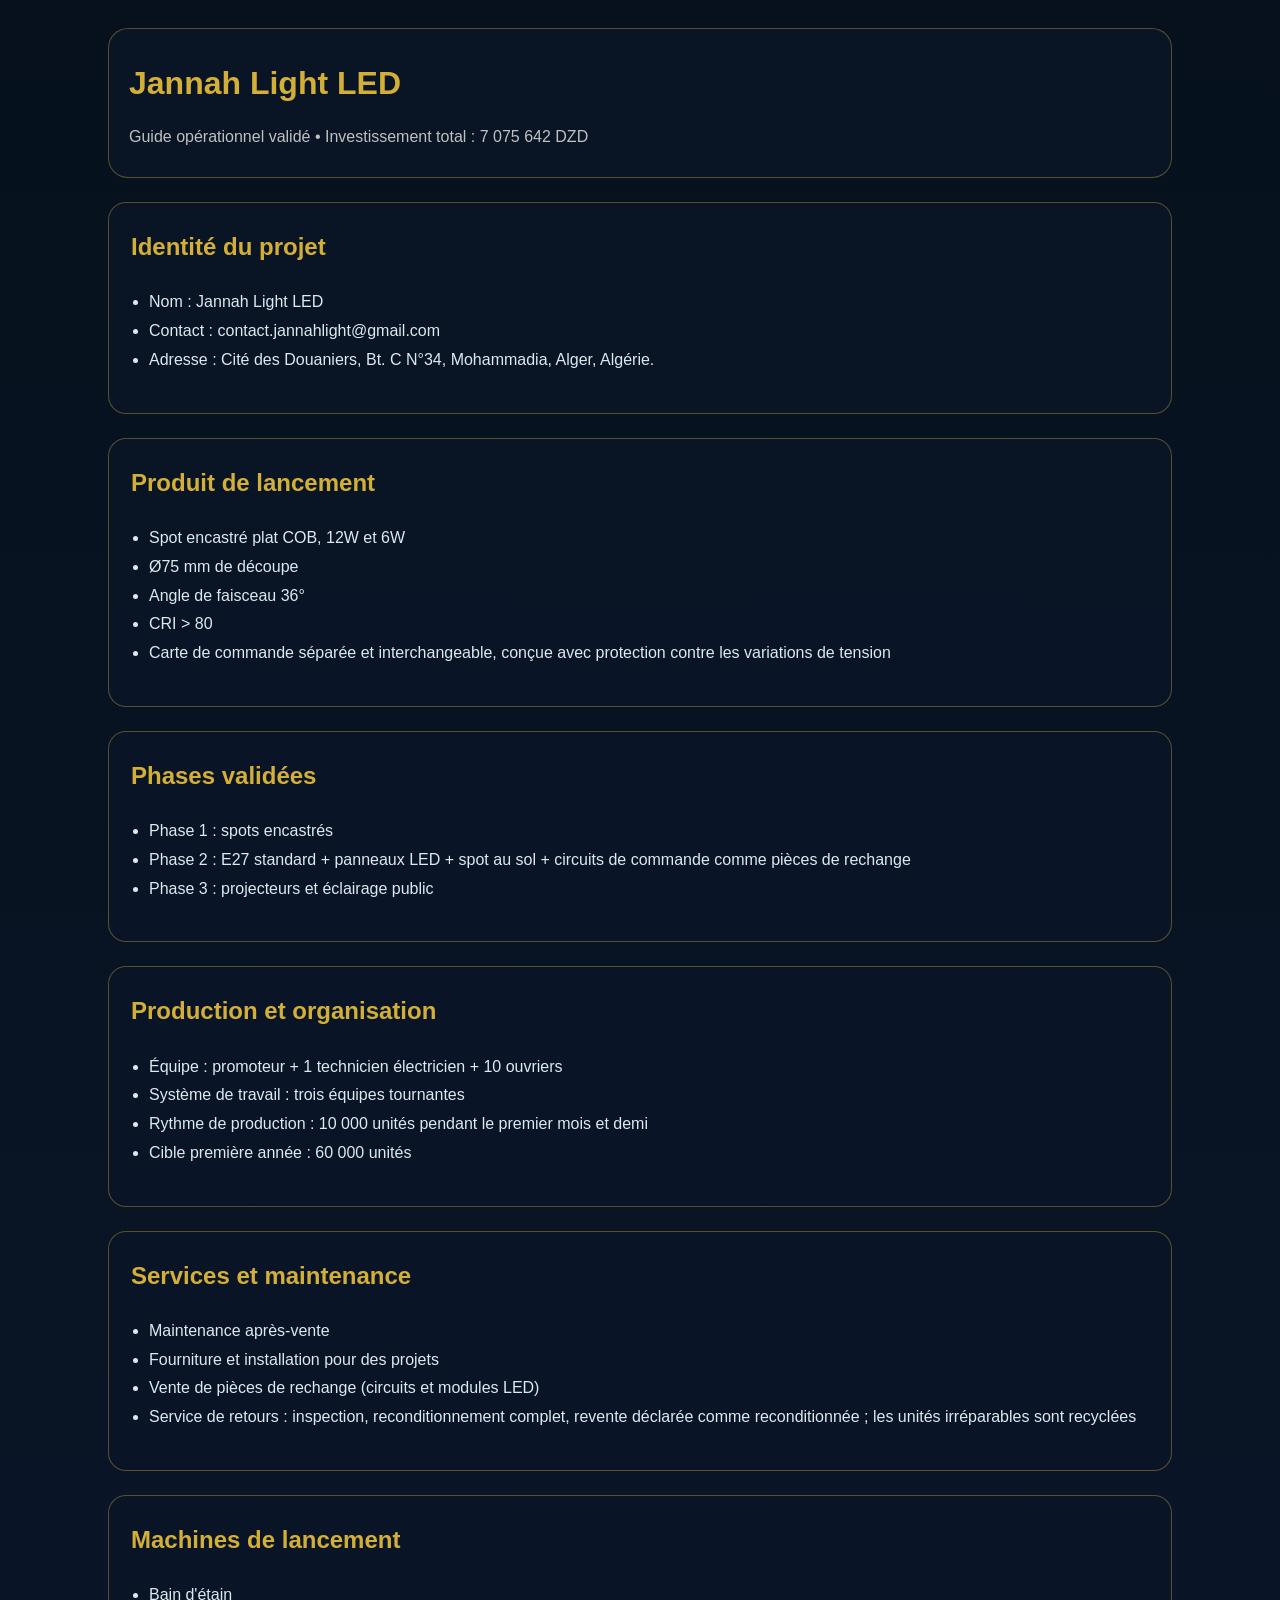
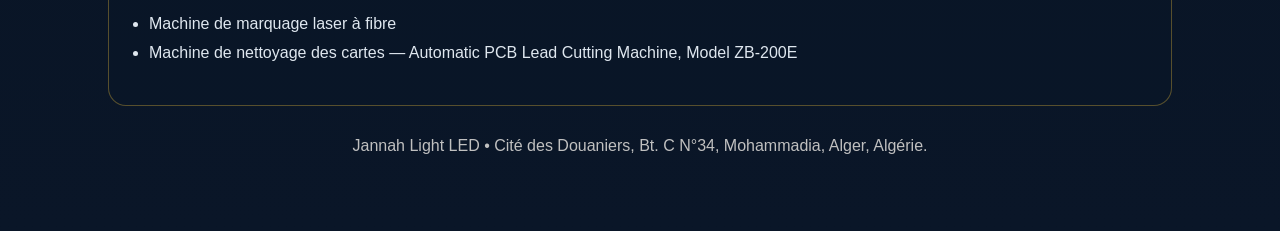
<file: index.html>
<!DOCTYPE html>
<html lang="fr" dir="ltr">
<head>
  <meta charset="UTF-8" />
  <meta name="viewport" content="width=device-width, initial-scale=1.0" />
  <title>Jannah Light LED | Guide opérationnel</title>
  <style>
    :root { --gold: #D4AF37; --navy: #0A1628; --silver: #C0C0C0; --bg: #071421; --card: rgba(10, 22, 40, 0.82); --muted: #dfe7ef; --line: rgba(212,175,55,0.38); }
    * { box-sizing: border-box; }
    body { margin: 0; font-family: Arial, sans-serif; background: linear-gradient(180deg, #06111d 0%, #0A1628 100%); color: #f5f7fa; line-height: 1.8; }
    .container { max-width: 1100px; margin: 0 auto; padding: 28px 18px 70px; }
    .header { padding: 26px 20px; border: 1px solid var(--line); border-radius: 20px; background: rgba(10, 22, 40, 0.82); }
    h1 { margin: 0 0 10px; color: var(--gold); }
    .section { margin-top: 24px; background: rgba(10, 22, 40, 0.82); border: 1px solid var(--line); border-radius: 18px; padding: 22px; }
    h2 { color: var(--gold); margin-top: 0; }
    ul { color: var(--muted); padding-left: 18px; }
    .meta { color: var(--silver); }
    .footer { text-align: center; color: var(--silver); padding-top: 26px; }
  </style>
</head>
<body>
  <div class="container">
    <div class="header">
      <h1>Jannah Light LED</h1>
      <div class="meta">Guide opérationnel validé • Investissement total : 7 075 642 DZD</div>
    </div>

    <div class="section">
      <h2>Identité du projet</h2>
      <ul>
        <li>Nom : Jannah Light LED</li>
        <li>Contact : contact.jannahlight@gmail.com</li>
        <li>Adresse : Cité des Douaniers, Bt. C N°34, Mohammadia, Alger, Algérie.</li>
      </ul>
    </div>

    <div class="section">
      <h2>Produit de lancement</h2>
      <ul>
        <li>Spot encastré plat COB, 12W et 6W</li>
        <li>Ø75 mm de découpe</li>
        <li>Angle de faisceau 36°</li>
        <li>CRI &gt; 80</li>
        <li>Carte de commande séparée et interchangeable, conçue avec protection contre les variations de tension</li>
      </ul>
    </div>

    <div class="section">
      <h2>Phases validées</h2>
      <ul>
        <li>Phase 1 : spots encastrés</li>
        <li>Phase 2 : E27 standard + panneaux LED + spot au sol + circuits de commande comme pièces de rechange</li>
        <li>Phase 3 : projecteurs et éclairage public</li>
      </ul>
    </div>

    <div class="section">
      <h2>Production et organisation</h2>
      <ul>
        <li>Équipe : promoteur + 1 technicien électricien + 10 ouvriers</li>
        <li>Système de travail : trois équipes tournantes</li>
        <li>Rythme de production : 10 000 unités pendant le premier mois et demi</li>
        <li>Cible première année : 60 000 unités</li>
      </ul>
    </div>

    <div class="section">
      <h2>Services et maintenance</h2>
      <ul>
        <li>Maintenance après-vente</li>
        <li>Fourniture et installation pour des projets</li>
        <li>Vente de pièces de rechange (circuits et modules LED)</li>
        <li>Service de retours : inspection, reconditionnement complet, revente déclarée comme reconditionnée ; les unités irréparables sont recyclées</li>
      </ul>
    </div>

    <div class="section">
      <h2>Machines de lancement</h2>
      <ul>
        <li>Bain d'étain</li>
        <li>Machine de marquage laser à fibre</li>
        <li>Machine de nettoyage des cartes — Automatic PCB Lead Cutting Machine, Model ZB-200E</li>
      </ul>
    </div>

    <div class="footer">Jannah Light LED • Cité des Douaniers, Bt. C N°34, Mohammadia, Alger, Algérie.</div>
  </div>
</body>
</html>
</file>
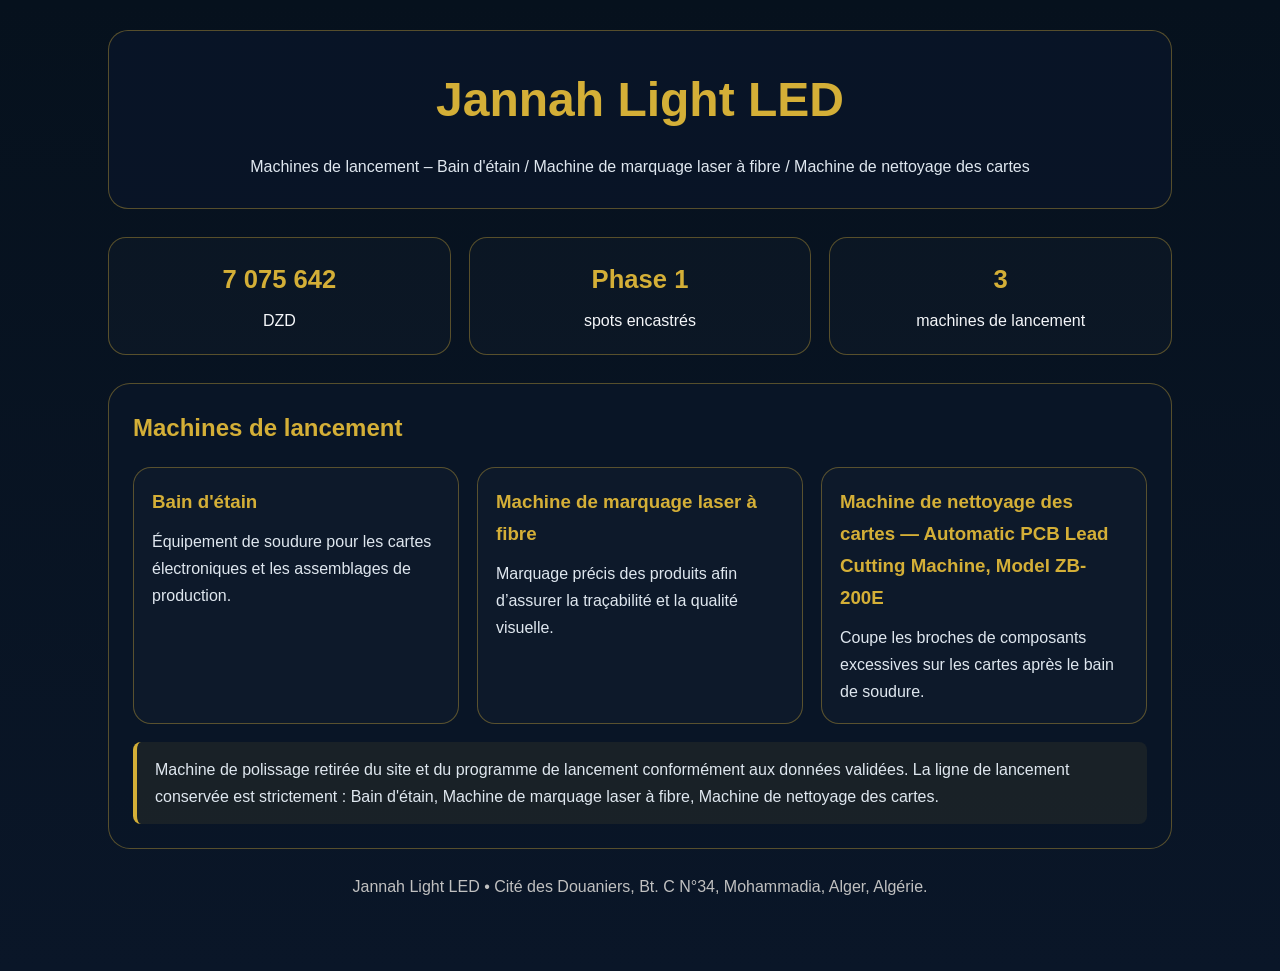
<file: catalog-pro.html>
<!DOCTYPE html>
<html lang="fr" dir="ltr">
<head>
  <meta charset="UTF-8" />
  <meta name="viewport" content="width=device-width, initial-scale=1.0" />
  <title>Jannah Light LED | Machines de lancement</title>
  <style>
    :root {
      --gold: #D4AF37;
      --navy: #0A1628;
      --silver: #C0C0C0;
      --bg: #071421;
      --card: rgba(10, 22, 40, 0.82);
      --muted: #dfe7ef;
      --line: rgba(212,175,55,0.38);
    }
    * { box-sizing: border-box; }
    body { margin: 0; font-family: Arial, sans-serif; background: linear-gradient(180deg, #06111d 0%, #0A1628 100%); color: #f5f7fa; line-height: 1.7; }
    a { color: inherit; }
    .container { max-width: 1100px; margin: 0 auto; padding: 30px 18px 70px; }
    .header { text-align: center; padding: 28px 18px; border: 1px solid var(--line); border-radius: 20px; background: rgba(10, 22, 40, 0.85); }
    h1 { margin: 0; color: var(--gold); font-size: clamp(2rem, 4vw, 3rem); }
    .subtitle { color: var(--muted); margin-top: 12px; }
    .summary { display: grid; grid-template-columns: repeat(3, minmax(180px, 1fr)); gap: 18px; margin-top: 28px; }
    .stat { background: rgba(255,255,255,0.02); border: 1px solid var(--line); border-radius: 18px; padding: 20px; text-align: center; }
    .stat strong { display: block; color: var(--gold); font-size: 1.6rem; margin-bottom: 6px; }
    .section { margin-top: 28px; background: rgba(10, 22, 40, 0.82); border: 1px solid var(--line); border-radius: 22px; padding: 24px; }
    .section h2 { margin: 0 0 18px; color: var(--gold); }
    .machines { display: grid; grid-template-columns: repeat(3, minmax(230px, 1fr)); gap: 18px; }
    .machine { background: rgba(255,255,255,0.02); border: 1px solid var(--line); border-radius: 18px; padding: 18px; }
    .machine h3 { color: var(--gold); margin-top: 0; margin-bottom: 10px; }
    .machine p { margin: 0; color: var(--muted); }
    .alert { margin-top: 18px; padding: 14px 18px; border-left: 4px solid var(--gold); background: rgba(212,175,55,0.08); color: var(--muted); border-radius: 8px; }
    .footer { text-align: center; color: var(--silver); padding-top: 24px; }
    @media (max-width: 780px) { .summary, .machines { grid-template-columns: 1fr; } }
  </style>
</head>
<body>
  <div class="container">
    <div class="header">
      <h1>Jannah Light LED</h1>
      <div class="subtitle">Machines de lancement – Bain d'étain / Machine de marquage laser à fibre / Machine de nettoyage des cartes</div>
    </div>

    <div class="summary">
      <div class="stat"><strong>7 075 642</strong><span>DZD</span></div>
      <div class="stat"><strong>Phase 1</strong><span>spots encastrés</span></div>
      <div class="stat"><strong>3</strong><span>machines de lancement</span></div>
    </div>

    <div class="section">
      <h2>Machines de lancement</h2>
      <div class="machines">
        <div class="machine">
          <h3>Bain d'étain</h3>
          <p>Équipement de soudure pour les cartes électroniques et les assemblages de production.</p>
        </div>
        <div class="machine">
          <h3>Machine de marquage laser à fibre</h3>
          <p>Marquage précis des produits afin d’assurer la traçabilité et la qualité visuelle.</p>
        </div>
        <div class="machine">
          <h3>Machine de nettoyage des cartes — Automatic PCB Lead Cutting Machine, Model ZB-200E</h3>
          <p>Coupe les broches de composants excessives sur les cartes après le bain de soudure.</p>
        </div>
      </div>

      <div class="alert">
        Machine de polissage retirée du site et du programme de lancement conformément aux données validées. La ligne de lancement conservée est strictement : Bain d'étain, Machine de marquage laser à fibre, Machine de nettoyage des cartes.
      </div>
    </div>

    <div class="footer">Jannah Light LED • Cité des Douaniers, Bt. C N°34, Mohammadia, Alger, Algérie.</div>
  </div>
</body>
</html>
</file>
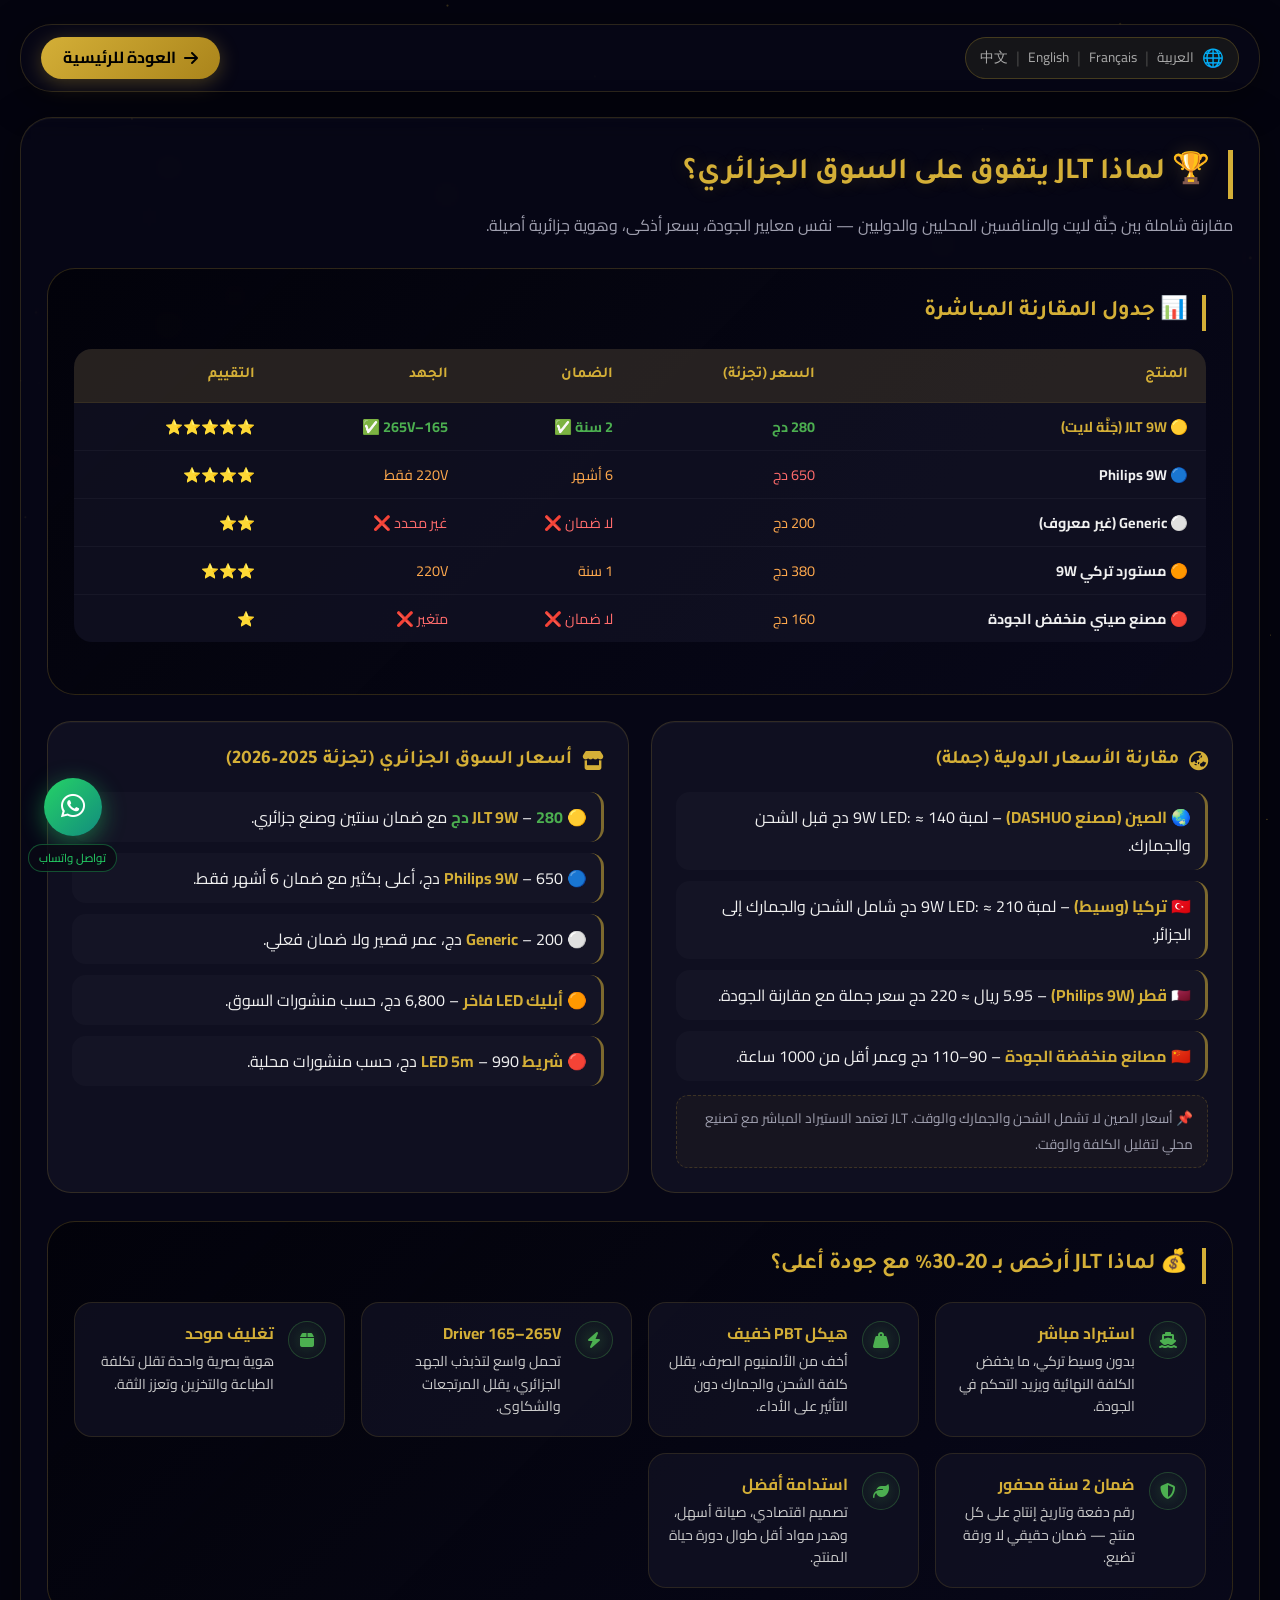
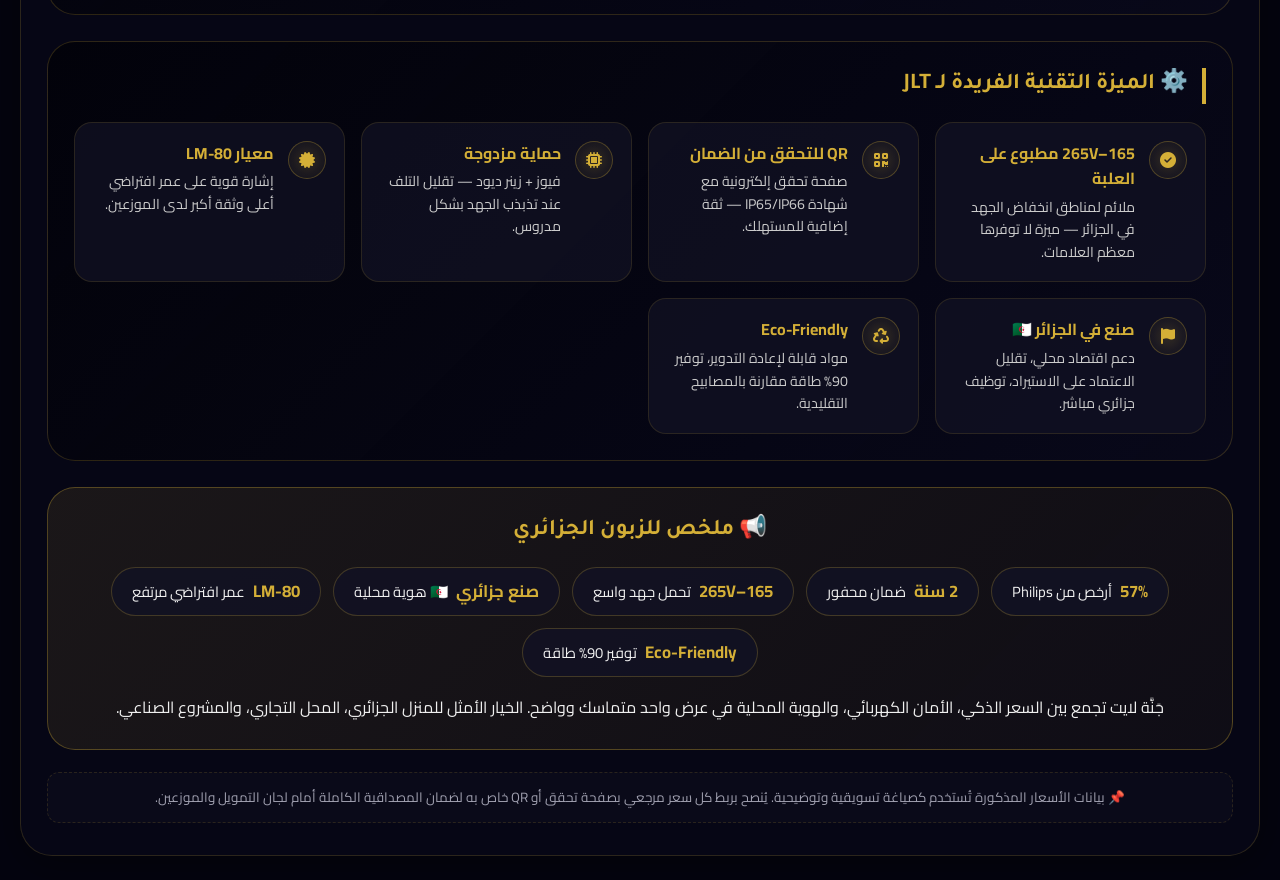
<file: comparison.html>
<!DOCTYPE html>
<html lang="ar" dir="rtl">
<head>
<meta charset="UTF-8">
<meta name="viewport" content="width=device-width, initial-scale=1.0, user-scalable=no">
<title>جَنَّة لايت | لماذا JLT يتفوق على السوق؟</title>
<link rel="preconnect" href="https://fonts.googleapis.com">
<link rel="preconnect" href="https://fonts.gstatic.com" crossorigin>
<link href="https://fonts.googleapis.com/css2?family=Cairo:wght@300;400;600;700;900&family=Tajawal:wght@300;400;500;700;800&display=swap" rel="stylesheet">
<link rel="stylesheet" href="https://cdnjs.cloudflare.com/ajax/libs/font-awesome/6.5.1/css/all.min.css">
<style>
    /* FIX: منع الأبيض عند التمرير */
    html {
        background-color: #04040f;
        min-height: 100%;
    }

    /* FIX: خلفية داكنة ثابتة خلف كل شيء */
    body::before {
        content: '';
        position: fixed;
        inset: 0;
        background: #04040f;
        z-index: -1;
    }

/* ============================================================
   VARIABLES
============================================================ */
:root {
    --gold: #d4af37;
    --gold-light: #f0d060;
    --gold-dark: #aa841b;
    --dark: #1a1a1a;
    --bg-deep: #04040f;
    --glass: rgba(10,10,28,0.55);
    --glass-border: rgba(212,175,55,0.18);
    --text-primary: #f0f0f0;
    --text-muted: #a0a0b0;
    --green: #4caf50;
}

/* ============================================================
   RESET & BASE
============================================================ */
*, *::before, *::after { margin:0; padding:0; box-sizing:border-box; }

html, body {
    min-height: 100%;
    background: #04040f;
    color: var(--text-primary);
    font-family: 'Cairo', 'Tajawal', 'Segoe UI', Tahoma, sans-serif;
    line-height: 1.6;
    overflow-x: hidden;
}

::-webkit-scrollbar { width: 6px; }
::-webkit-scrollbar-track { background: #050510; }
::-webkit-scrollbar-thumb { background: var(--gold-dark); border-radius: 3px; }
::-webkit-scrollbar-thumb:hover { background: var(--gold); }

/* ============================================================
   ANIMATIONS
============================================================ */
@keyframes float {
    0%,100% { transform: translateY(0); }
    50%      { transform: translateY(-5px); }
}
@keyframes pulseGold {
    0%,100% { box-shadow: 0 0 18px rgba(212,175,55,0.25); }
    50%     { box-shadow: 0 0 38px rgba(212,175,55,0.55); }
}
@keyframes fadeInUp {
    from { opacity:0; transform:translateY(22px); }
    to   { opacity:1; transform:translateY(0); }
}
@keyframes whatsappPulse {
    0%,100% { box-shadow: 0 6px 25px rgba(37,211,102,0.45); }
    50%     { box-shadow: 0 6px 35px rgba(37,211,102,0.7), 0 0 0 12px rgba(37,211,102,0.08); }
}

/* ============================================================
   CANVAS BACKGROUND
============================================================ */
#canvas-bg {
    position: fixed;
    inset: 0;
    width: 100%; height: 100%;
    z-index: 0;
    pointer-events: none;
}

/* ============================================================
   WHATSAPP FLOAT
============================================================ */
.whatsapp-float {
    position: fixed;
    bottom: 28px; left: 28px;
    z-index: 999;
    display: flex;
    flex-direction: column;
    align-items: center;
    gap: 8px;
}
.whatsapp-btn {
    width: 58px; height: 58px;
    background: linear-gradient(135deg, #25d366, #128c7e);
    border-radius: 50%;
    display: flex; align-items: center; justify-content: center;
    box-shadow: 0 6px 25px rgba(37,211,102,0.45);
    text-decoration: none;
    transition: all 0.3s;
    animation: whatsappPulse 2.5s infinite;
}
.whatsapp-btn:hover { transform: scale(1.12) translateY(-3px); }
.whatsapp-btn i { color:#fff; font-size:1.7rem; }
.whatsapp-label {
    background: rgba(10,10,20,0.85);
    color: #25d366;
    font-size: 0.72rem;
    padding: 4px 10px;
    border-radius: 20px;
    border: 1px solid rgba(37,211,102,0.35);
    white-space: nowrap;
}

/* ============================================================
   CONTAINER
============================================================ */
.container {
    position: relative;
    z-index: 2;
    max-width: 1300px;
    margin: 0 auto;
    padding: 24px 20px;
}

/* ============================================================
   TOP BAR
============================================================ */
.top-bar {
    background: var(--glass);
    backdrop-filter: blur(12px);
    -webkit-backdrop-filter: blur(12px);
    border-radius: 32px;
    border: 1px solid var(--glass-border);
    padding: 12px 20px;
    margin-bottom: 25px;
    box-shadow: 0 8px 40px rgba(0,0,0,0.4);
    display: flex;
    justify-content: space-between;
    align-items: center;
    flex-wrap: wrap;
    gap: 14px;
}
.lang-switcher {
    background: rgba(26,26,26,0.8);
    padding: 6px 14px;
    border-radius: 30px;
    border: 1px solid rgba(212,175,55,0.25);
    display: inline-flex;
    gap: 8px; align-items: center;
}
.lang-switcher a { color:#aaa; text-decoration:none; font-size:0.85rem; transition:color 0.2s; }
.lang-switcher a:hover { color: var(--gold-light); }
.btn-back {
    background: linear-gradient(135deg, var(--gold), var(--gold-dark));
    color: #000;
    padding: 8px 22px;
    border-radius: 40px;
    font-weight: bold;
    text-decoration: none;
    display: inline-flex;
    align-items: center;
    gap: 8px;
    transition: 0.3s;
    font-family: 'Cairo', sans-serif;
    box-shadow: 0 4px 20px rgba(212,175,55,0.3);
}
.btn-back:hover { transform: translateY(-3px); box-shadow: 0 8px 25px rgba(212,175,55,0.5); }

/* ============================================================
   MAIN GLASS WRAPPER
============================================================ */
.jlt-section {
    background: var(--glass);
    backdrop-filter: blur(12px);
    -webkit-backdrop-filter: blur(12px);
    border-radius: 32px;
    border: 1px solid var(--glass-border);
    padding: 32px 26px;
    box-shadow: 0 8px 40px rgba(0,0,0,0.4), inset 0 1px 0 rgba(255,255,255,0.04);
    animation: fadeInUp 0.6s ease both;
}

/* ============================================================
   SECTION TITLE
============================================================ */
.section-title {
    color: var(--gold);
    font-size: 1.9rem;
    border-right: 5px solid var(--gold);
    padding-right: 18px;
    display: inline-block;
    margin-bottom: 12px;
    font-family: 'Tajawal', 'Cairo', sans-serif;
    font-weight: 700;
    text-shadow: 0 0 18px rgba(212,175,55,0.2);
}
.subtitle {
    color: var(--text-muted);
    margin-bottom: 28px;
    line-height: 1.85;
    font-size: 1rem;
    max-width: 860px;
}

/* ============================================================
   COMPARISON GRID (بطاقتان جانب بجانب)
============================================================ */
.compare-grid {
    display: grid;
    grid-template-columns: repeat(auto-fit, minmax(300px, 1fr));
    gap: 22px;
    margin-bottom: 28px;
}

.card {
    background: rgba(18,18,36,0.78);
    border: 1px solid rgba(212,175,55,0.18);
    border-radius: 24px;
    padding: 24px;
    box-shadow: inset 0 1px 0 rgba(255,255,255,0.03);
    transition: border-color 0.3s, box-shadow 0.3s;
    animation: float 5s infinite ease-in-out;
}
.card:nth-child(2) { animation-delay: 0.4s; }
.card:hover {
    border-color: rgba(212,175,55,0.5);
    box-shadow: 0 0 28px rgba(212,175,55,0.18);
    animation: none;
}

.card h3 {
    color: var(--gold);
    margin-bottom: 16px;
    font-size: 1.2rem;
    display: flex;
    align-items: center;
    gap: 10px;
    font-family: 'Tajawal', 'Cairo', sans-serif;
    font-weight: 700;
}

.card ul { list-style: none; padding: 0; margin: 0; }

.card li {
    margin-bottom: 11px;
    padding: 11px 14px;
    border-right: 3px solid rgba(212,175,55,0.55);
    background: rgba(255,255,255,0.025);
    border-radius: 14px;
    color: var(--text-primary);
    line-height: 1.75;
    transition: background 0.2s, border-color 0.2s;
}
.card li:hover {
    background: rgba(212,175,55,0.07);
    border-right-color: var(--gold);
}
.card li strong { color: var(--gold); }

.note {
    margin-top: 14px;
    color: var(--text-muted);
    font-size: 0.85rem;
    line-height: 1.85;
    padding: 10px 14px;
    background: rgba(212,175,55,0.04);
    border-radius: 12px;
    border: 1px dashed rgba(212,175,55,0.2);
}

/* ============================================================
   SECTION BOX (لماذا أرخص + الميزة التقنية)
============================================================ */
.section-box {
    background: linear-gradient(135deg, rgba(0,0,0,0.5), rgba(10,10,28,0.72));
    border: 1px solid rgba(212,175,55,0.2);
    border-radius: 28px;
    padding: 26px;
    margin-bottom: 26px;
}
.section-box h3 {
    color: var(--gold);
    margin-bottom: 18px;
    font-size: 1.4rem;
    font-family: 'Tajawal', 'Cairo', sans-serif;
    font-weight: 700;
    border-right: 4px solid var(--gold);
    padding-right: 14px;
    display: inline-block;
}

.features-grid {
    display: grid;
    grid-template-columns: repeat(auto-fit, minmax(240px, 1fr));
    gap: 16px;
}

.feature {
    background: rgba(18,18,36,0.76);
    border: 1px solid rgba(212,175,55,0.14);
    border-radius: 18px;
    padding: 18px;
    display: flex;
    gap: 14px;
    align-items: flex-start;
    min-height: 96px;
    transition: border-color 0.3s, box-shadow 0.3s;
}
.feature:hover {
    border-color: rgba(212,175,55,0.45);
    box-shadow: 0 0 20px rgba(212,175,55,0.12);
}

.feature .icon-wrap {
    width: 38px; height: 38px;
    min-width: 38px;
    background: radial-gradient(circle, rgba(76,175,80,0.18), transparent);
    border-radius: 50%;
    display: flex; align-items: center; justify-content: center;
    border: 1px solid rgba(76,175,80,0.3);
}
.feature .icon-wrap i { color: var(--green); font-size: 1rem; }

/* الميزة التقنية: أيقونات ذهبية */
.feature.gold-icon .icon-wrap {
    background: radial-gradient(circle, rgba(212,175,55,0.18), transparent);
    border-color: rgba(212,175,55,0.3);
}
.feature.gold-icon .icon-wrap i { color: var(--gold); }

.feature strong { color: var(--gold); display: block; margin-bottom: 4px; }
.feature p { color: #ccc; font-size: 0.88rem; line-height: 1.6; margin: 0; }

/* ============================================================
   CTA — ملخص الزبون
============================================================ */
.cta-box {
    background: linear-gradient(135deg, rgba(212,175,55,0.10), rgba(170,132,27,0.06));
    border: 1px solid rgba(212,175,55,0.32);
    border-radius: 28px;
    padding: 26px;
    text-align: center;
    margin-bottom: 22px;
    animation: pulseGold 3s infinite;
}
.cta-box h3 {
    color: var(--gold);
    margin-bottom: 16px;
    font-size: 1.4rem;
    font-family: 'Tajawal', 'Cairo', sans-serif;
    font-weight: 700;
}
.cta-box p { color: var(--text-primary); line-height: 1.85; margin-top: 16px; }

/* ============================================================
   PILLS
============================================================ */
.pills {
    display: flex;
    flex-wrap: wrap;
    gap: 12px;
    justify-content: center;
    margin-top: 18px;
}
.pill {
    background: rgba(18,18,36,0.9);
    border: 1px solid rgba(212,175,55,0.25);
    border-radius: 999px;
    padding: 10px 20px;
    color: var(--text-primary);
    font-size: 0.92rem;
    display: flex;
    align-items: center;
    gap: 8px;
    transition: all 0.25s;
}
.pill:hover {
    background: rgba(212,175,55,0.12);
    border-color: var(--gold);
    transform: translateY(-2px);
}
.pill b { color: var(--gold); font-size: 1.05rem; }

/* ============================================================
   COMPARISON TABLE (جدول مقارنة)
============================================================ */
.compare-table-wrap {
    overflow-x: auto;
    margin-bottom: 26px;
}
.compare-table {
    width: 100%;
    border-collapse: collapse;
    background: rgba(18,18,36,0.75);
    border-radius: 18px;
    overflow: hidden;
    min-width: 480px;
}
.compare-table th {
    background: rgba(212,175,55,0.12);
    color: var(--gold);
    padding: 14px 18px;
    text-align: right;
    font-family: 'Tajawal', sans-serif;
    font-size: 0.95rem;
    border-bottom: 1px solid rgba(212,175,55,0.2);
}
.compare-table td {
    padding: 12px 18px;
    border-bottom: 1px solid rgba(255,255,255,0.04);
    color: var(--text-primary);
    font-size: 0.9rem;
    vertical-align: middle;
}
.compare-table tr:last-child td { border-bottom: none; }
.compare-table tr:hover td { background: rgba(212,175,55,0.04); }
.compare-table td.jlt { color: var(--green); font-weight: 700; }
.compare-table td.bad { color: #ff6b6b; }
.compare-table td.mid { color: #ffa94d; }

/* ============================================================
   FOOTER NOTE
============================================================ */
.foot-note {
    color: var(--text-muted);
    font-size: 0.84rem;
    margin-top: 10px;
    text-align: center;
    line-height: 1.85;
    padding: 12px 16px;
    background: rgba(255,255,255,0.02);
    border-radius: 12px;
    border: 1px dashed rgba(212,175,55,0.15);
}

/* ============================================================
   RESPONSIVE
============================================================ */
@media (max-width: 700px) {
    .section-title { font-size: 1.45rem; }
    .subtitle { font-size: 0.92rem; }
    .card, .section-box, .cta-box { padding: 18px; }
    .jlt-section { padding: 20px 14px; }
    .top-bar { padding: 10px 14px; }
    .whatsapp-float { bottom: 20px; left: 16px; }
}
</style>
</head>
<body>

<!-- Canvas background -->
<canvas id="canvas-bg"></canvas>

<!-- WhatsApp Float -->
<div class="whatsapp-float">
    <a href="https://wa.me/213558085645" class="whatsapp-btn" target="_blank" title="تواصل معنا واتساب">
        <i class="fab fa-whatsapp"></i>
    </a>
    <div class="whatsapp-label">تواصل واتساب</div>
</div>

<div class="container">

    <!-- TOP BAR -->
    <div class="top-bar">
        <div class="lang-switcher">
            <span style="font-size:1.1rem;">🌐</span>
            <a href="index.html">العربية</a>
            <span style="color:#444;">|</span>
            <a href="index-fr.html">Français</a>
            <span style="color:#444;">|</span>
            <a href="index-en.html">English</a>
            <span style="color:#444;">|</span>
            <a href="index-zh.html">中文</a>
        </div>
        <a href="index.html" class="btn-back">
            <i class="fas fa-arrow-right"></i> العودة للرئيسية
        </a>
    </div>

    <!-- ============================================================
         MAIN SECTION
    ============================================================ -->
    <div class="jlt-section">

        <div class="section-title">🏆 لماذا JLT يتفوق على السوق الجزائري؟</div>
        <p class="subtitle">
            مقارنة شاملة بين جَنَّة لايت والمنافسين المحليين والدوليين — نفس معايير الجودة، بسعر أذكى، وهوية جزائرية أصيلة.
        </p>

        <!-- ============================================================
             مقارنة الأسعار: جدول واضح
        ============================================================ -->
        <div class="section-box" style="margin-bottom:26px;">
            <h3>📊 جدول المقارنة المباشرة</h3>
            <div class="compare-table-wrap">
                <table class="compare-table">
                    <thead>
                        <tr>
                            <th>المنتج</th>
                            <th>السعر (تجزئة)</th>
                            <th>الضمان</th>
                            <th>الجهد</th>
                            <th>التقييم</th>
                        </tr>
                    </thead>
                    <tbody>
                        <tr>
                            <td><strong style="color:var(--gold);">🟡 JLT 9W (جَنَّة لايت)</strong></td>
                            <td class="jlt">280 دج</td>
                            <td class="jlt">2 سنة ✅</td>
                            <td class="jlt">165–265V ✅</td>
                            <td class="jlt">⭐⭐⭐⭐⭐</td>
                        </tr>
                        <tr>
                            <td><strong>🔵 Philips 9W</strong></td>
                            <td class="bad">650 دج</td>
                            <td class="mid">6 أشهر</td>
                            <td class="mid">220V فقط</td>
                            <td class="mid">⭐⭐⭐⭐</td>
                        </tr>
                        <tr>
                            <td><strong>⚪ Generic (غير معروف)</strong></td>
                            <td class="mid">200 دج</td>
                            <td class="bad">لا ضمان ❌</td>
                            <td class="bad">غير محدد ❌</td>
                            <td class="bad">⭐⭐</td>
                        </tr>
                        <tr>
                            <td><strong>🟠 مستورد تركي 9W</strong></td>
                            <td class="mid">380 دج</td>
                            <td class="mid">1 سنة</td>
                            <td class="mid">220V</td>
                            <td class="mid">⭐⭐⭐</td>
                        </tr>
                        <tr>
                            <td><strong>🔴 مصنع صيني منخفض الجودة</strong></td>
                            <td class="mid">160 دج</td>
                            <td class="bad">لا ضمان ❌</td>
                            <td class="bad">متغير ❌</td>
                            <td class="bad">⭐</td>
                        </tr>
                    </tbody>
                </table>
            </div>
        </div>

        <!-- ============================================================
             البطاقتان التفصيليتان
        ============================================================ -->
        <div class="compare-grid">

            <!-- بطاقة 1: مقارنة دولية -->
            <div class="card">
                <h3><i class="fas fa-globe-asia"></i> مقارنة الأسعار الدولية (جملة)</h3>
                <ul>
                    <li>🌏 <strong>الصين (مصنع DASHUO)</strong> – لمبة 9W LED: ≈ 140 دج قبل الشحن والجمارك.</li>
                    <li>🇹🇷 <strong>تركيا (وسيط)</strong> – لمبة 9W LED: ≈ 210 دج شامل الشحن والجمارك إلى الجزائر.</li>
                    <li>🇶🇦 <strong>قطر (Philips 9W)</strong> – 5.95 ريال ≈ 220 دج سعر جملة مع مقارنة الجودة.</li>
                    <li>🇨🇳 <strong>مصانع منخفضة الجودة</strong> – 90–110 دج وعمر أقل من 1000 ساعة.</li>
                </ul>
                <div class="note">
                    📌 أسعار الصين لا تشمل الشحن والجمارك والوقت. JLT تعتمد الاستيراد المباشر مع تصنيع محلي لتقليل الكلفة والوقت.
                </div>
            </div>

            <!-- بطاقة 2: السوق الجزائري -->
            <div class="card">
                <h3><i class="fas fa-store"></i> أسعار السوق الجزائري (تجزئة 2025–2026)</h3>
                <ul>
                    <li>🟡 <strong>JLT 9W</strong> – <span style="color:var(--green); font-weight:bold;">280 دج</span> مع ضمان سنتين وصنع جزائري.</li>
                    <li>🔵 <strong>Philips 9W</strong> – 650 دج، أعلى بكثير مع ضمان 6 أشهر فقط.</li>
                    <li>⚪ <strong>Generic</strong> – 200 دج، عمر قصير ولا ضمان فعلي.</li>
                    <li>🟠 <strong>أبليك LED فاخر</strong> – 6,800 دج، حسب منشورات السوق.</li>
                    <li>🔴 <strong>شريط LED 5m</strong> – 990 دج، حسب منشورات محلية.</li>
                </ul>
            </div>

        </div><!-- /compare-grid -->

        <!-- ============================================================
             لماذا JLT أرخص
        ============================================================ -->
        <div class="section-box">
            <h3>💰 لماذا JLT أرخص بـ 20–30% مع جودة أعلى؟</h3>
            <div class="features-grid">
                <div class="feature">
                    <div class="icon-wrap"><i class="fas fa-ship"></i></div>
                    <div>
                        <strong>استيراد مباشر</strong>
                        <p>بدون وسيط تركي، ما يخفض الكلفة النهائية ويزيد التحكم في الجودة.</p>
                    </div>
                </div>
                <div class="feature">
                    <div class="icon-wrap"><i class="fas fa-weight-hanging"></i></div>
                    <div>
                        <strong>هيكل PBT خفيف</strong>
                        <p>أخف من الألمنيوم الصرف، يقلل كلفة الشحن والجمارك دون التأثير على الأداء.</p>
                    </div>
                </div>
                <div class="feature">
                    <div class="icon-wrap"><i class="fas fa-bolt"></i></div>
                    <div>
                        <strong>Driver 165–265V</strong>
                        <p>تحمل واسع لتذبذب الجهد الجزائري، يقلل المرتجعات والشكاوى.</p>
                    </div>
                </div>
                <div class="feature">
                    <div class="icon-wrap"><i class="fas fa-box"></i></div>
                    <div>
                        <strong>تغليف موحد</strong>
                        <p>هوية بصرية واحدة تقلل تكلفة الطباعة والتخزين وتعزز الثقة.</p>
                    </div>
                </div>
                <div class="feature">
                    <div class="icon-wrap"><i class="fas fa-shield-alt"></i></div>
                    <div>
                        <strong>ضمان 2 سنة محفور</strong>
                        <p>رقم دفعة وتاريخ إنتاج على كل منتج — ضمان حقيقي لا ورقة تضيع.</p>
                    </div>
                </div>
                <div class="feature">
                    <div class="icon-wrap"><i class="fas fa-leaf"></i></div>
                    <div>
                        <strong>استدامة أفضل</strong>
                        <p>تصميم اقتصادي، صيانة أسهل، وهدر مواد أقل طوال دورة حياة المنتج.</p>
                    </div>
                </div>
            </div>
        </div>

        <!-- ============================================================
             الميزة التقنية الفريدة
        ============================================================ -->
        <div class="section-box">
            <h3>⚙️ الميزة التقنية الفريدة لـ JLT</h3>
            <div class="features-grid">
                <div class="feature gold-icon">
                    <div class="icon-wrap"><i class="fas fa-check-circle"></i></div>
                    <div>
                        <strong>165–265V مطبوع على العلبة</strong>
                        <p>ملائم لمناطق انخفاض الجهد في الجزائر — ميزة لا توفرها معظم العلامات.</p>
                    </div>
                </div>
                <div class="feature gold-icon">
                    <div class="icon-wrap"><i class="fas fa-qrcode"></i></div>
                    <div>
                        <strong>QR للتحقق من الضمان</strong>
                        <p>صفحة تحقق إلكترونية مع شهادة IP65/IP66 — ثقة إضافية للمستهلك.</p>
                    </div>
                </div>
                <div class="feature gold-icon">
                    <div class="icon-wrap"><i class="fas fa-microchip"></i></div>
                    <div>
                        <strong>حماية مزدوجة</strong>
                        <p>فيوز + زينر ديود — تقليل التلف عند تذبذب الجهد بشكل مدروس.</p>
                    </div>
                </div>
                <div class="feature gold-icon">
                    <div class="icon-wrap"><i class="fas fa-certificate"></i></div>
                    <div>
                        <strong>معيار LM-80</strong>
                        <p>إشارة قوية على عمر افتراضي أعلى وثقة أكبر لدى الموزعين.</p>
                    </div>
                </div>
                <div class="feature gold-icon">
                    <div class="icon-wrap"><i class="fas fa-flag"></i></div>
                    <div>
                        <strong>صنع في الجزائر 🇩🇿</strong>
                        <p>دعم اقتصاد محلي، تقليل الاعتماد على الاستيراد، توظيف جزائري مباشر.</p>
                    </div>
                </div>
                <div class="feature gold-icon">
                    <div class="icon-wrap"><i class="fas fa-recycle"></i></div>
                    <div>
                        <strong>Eco-Friendly</strong>
                        <p>مواد قابلة لإعادة التدوير، توفير 90% طاقة مقارنة بالمصابيح التقليدية.</p>
                    </div>
                </div>
            </div>
        </div>

        <!-- ============================================================
             CTA — ملخص للزبون
        ============================================================ -->
        <div class="cta-box">
            <h3>📢 ملخص للزبون الجزائري</h3>
            <div class="pills">
                <div class="pill"><b>57%</b> أرخص من Philips</div>
                <div class="pill"><b>2 سنة</b> ضمان محفور</div>
                <div class="pill"><b>165–265V</b> تحمل جهد واسع</div>
                <div class="pill"><b>صنع جزائري</b> 🇩🇿 هوية محلية</div>
                <div class="pill"><b>LM-80</b> عمر افتراضي مرتفع</div>
                <div class="pill"><b>Eco-Friendly</b> توفير 90% طاقة</div>
            </div>
            <p>
                جَنَّة لايت تجمع بين السعر الذكي، الأمان الكهربائي، والهوية المحلية في عرض واحد متماسك وواضح.
                الخيار الأمثل للمنزل الجزائري، المحل التجاري، والمشروع الصناعي.
            </p>
        </div>

        <!-- ملاحظة أسفل الصفحة -->
        <div class="foot-note">
            📌 بيانات الأسعار المذكورة تُستخدم كصياغة تسويقية وتوضيحية. يُنصح بربط كل سعر مرجعي بصفحة تحقق أو QR خاص به لضمان المصداقية الكاملة أمام لجان التمويل والموزعين.
        </div>

    </div><!-- /jlt-section -->

</div><!-- /container -->

<!-- SCRIPTS -->
<script>
    /* Canvas ambient particles */
    (function () {
        const canvas = document.getElementById('canvas-bg');
        const ctx = canvas.getContext('2d');
        let W, H, particles = [];

        function resize() {
            W = canvas.width  = window.innerWidth;
            H = canvas.height = window.innerHeight;
        }

        function rand(a, b) { return Math.random() * (b - a) + a; }

        function init() {
            particles = [];
            const count = Math.floor((W * H) / 13000);
            for (let i = 0; i < count; i++) {
                particles.push({
                    x: rand(0, W), y: rand(0, H),
                    r: rand(0.3, 1.6),
                    dx: rand(-0.12, 0.12),
                    dy: rand(-0.12, 0.12),
                    alpha: rand(0.15, 0.65)
                });
            }
        }

        function draw() {
            ctx.clearRect(0, 0, W, H);
            particles.forEach(p => {
                ctx.beginPath();
                ctx.arc(p.x, p.y, p.r, 0, Math.PI * 2);
                ctx.fillStyle = `rgba(212,175,55,${p.alpha})`;
                ctx.fill();
                p.x += p.dx; p.y += p.dy;
                if (p.x < 0 || p.x > W) p.dx *= -1;
                if (p.y < 0 || p.y > H) p.dy *= -1;
            });
            requestAnimationFrame(draw);
        }

        window.addEventListener('resize', () => { resize(); init(); });
        resize(); init(); draw();
    })();
</script>

</body>
</html>
</file>
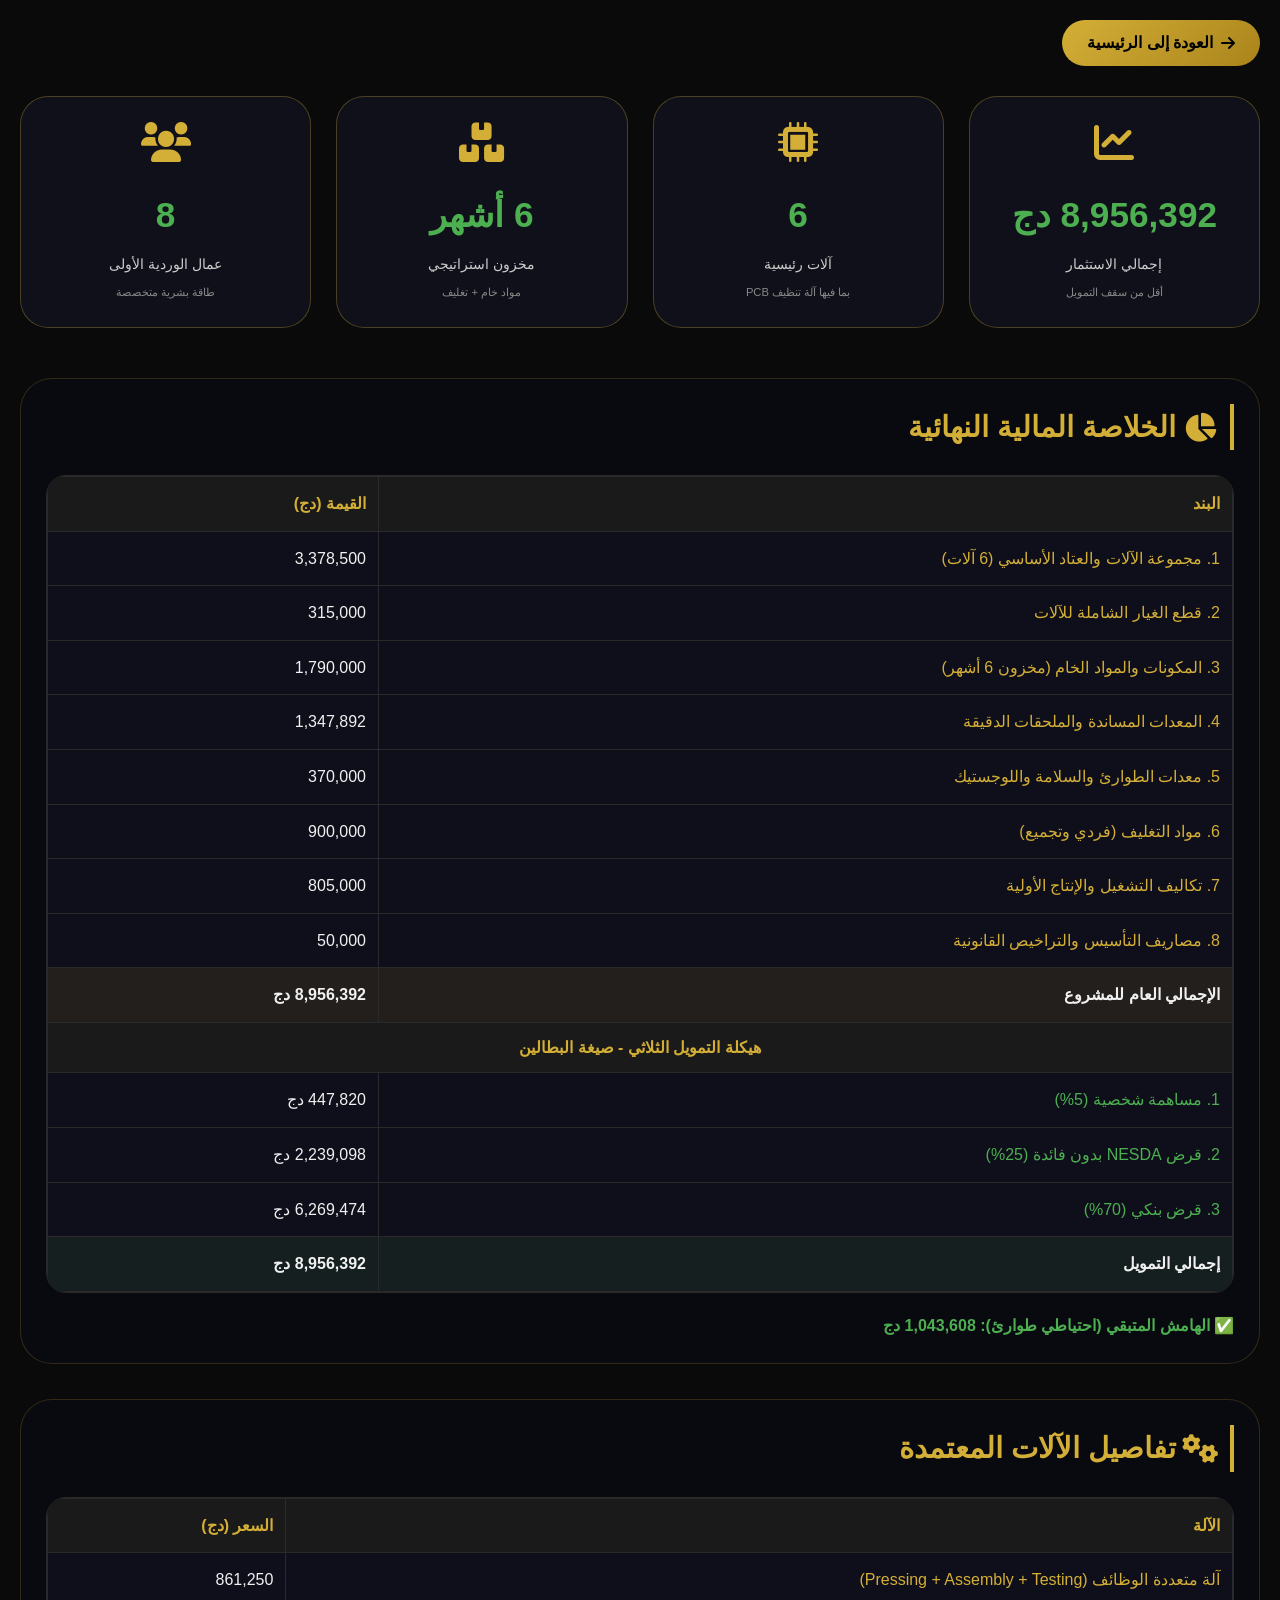
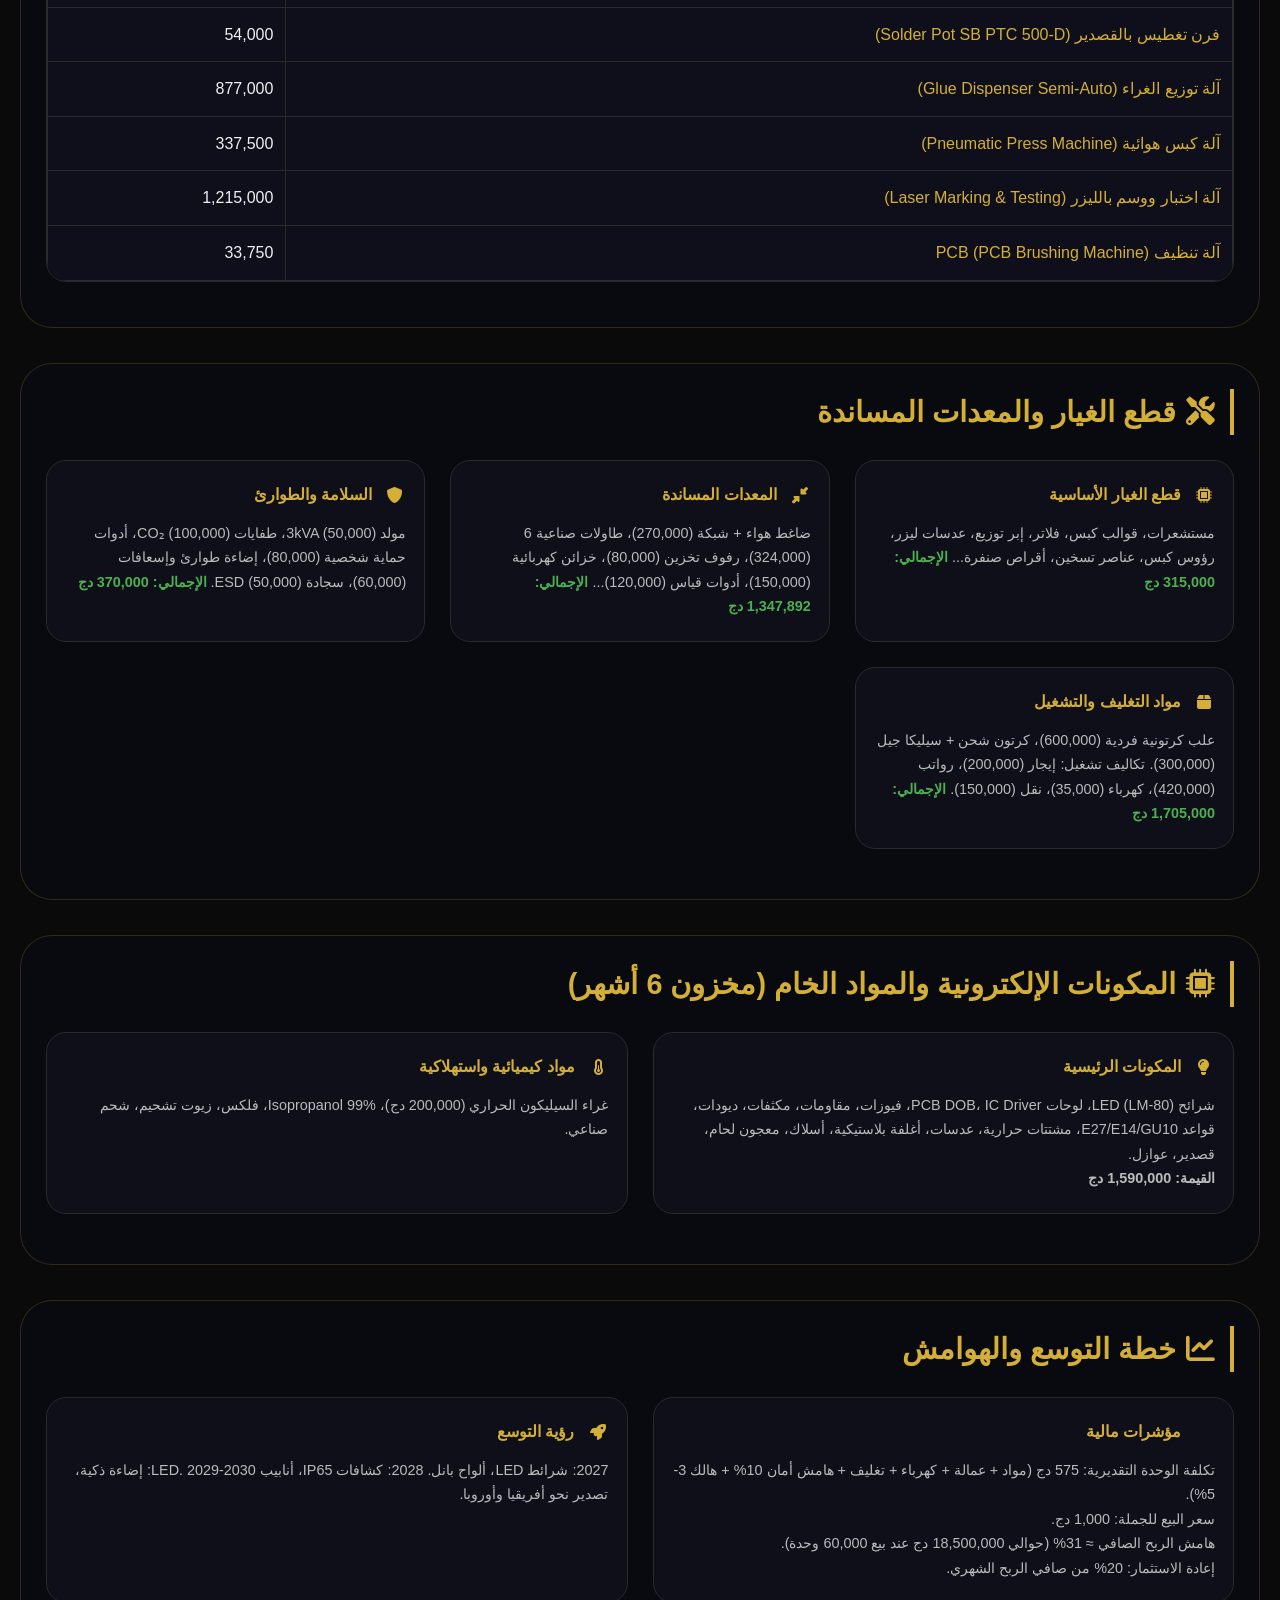
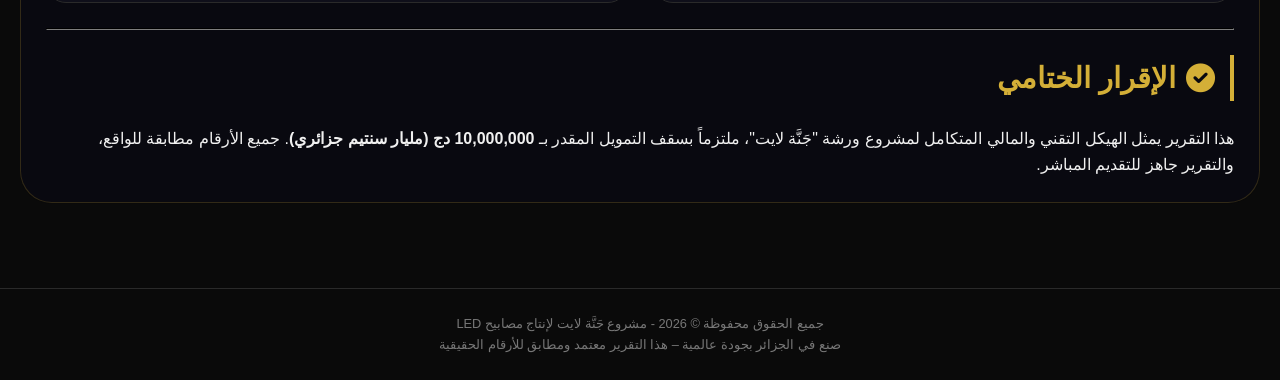
<file: finance.html>
<!DOCTYPE html>
<html lang="ar" dir="rtl">
<head>
<!-- Playables SDK -->
<script>// Playables SDK v1.0.0
(function() {
  'use strict';
  if (window.playablesSDK) return;

  var HANDLER_NAME = 'playablesGameEventHandler';
  var ANDROID_BRIDGE_NAME = '_MetaPlayablesBridge';
  var RAF_FRAME_THRESHOLD = 3;

  var gameReadySent = false;
  var firstInteractionSent = false;
  var errorSent = false;
  var frameCount = 0;
  var originalRAF = window.requestAnimationFrame;

  function hasIOSBridge() {
    return !!(window.webkit && window.webkit.messageHandlers && window.webkit.messageHandlers[HANDLER_NAME]);
  }

  function hasAndroidBridge() {
    return !!(window[ANDROID_BRIDGE_NAME] && typeof window[ANDROID_BRIDGE_NAME].postEvent === 'function');
  }

  function isInIframe() {
    return !!(window.parent && window.parent !== window);
  }

  function sendEvent(eventName, payload) {
    var message = {
      type: eventName,
      payload: payload || {},
      timestamp: Date.now()
    };

    if (hasIOSBridge()) {
      try { window.webkit.messageHandlers[HANDLER_NAME].postMessage(message); } catch (e) {}
      return;
    }

    if (hasAndroidBridge()) {
      try {
        var p = payload || {};
        p.__secureToken = window.__fbAndroidBridgeAuthToken || '';
        p.timestamp = message.timestamp;
        window[ANDROID_BRIDGE_NAME].postEvent(eventName, JSON.stringify(p));
      } catch (e) {}
      return;
    }

    if (isInIframe()) {
      try { window.parent.postMessage(message, '*'); } catch (e) {}
      return;
    }
  }

  function onFrame() {
    if (gameReadySent) return;
    frameCount++;
    if (frameCount >= RAF_FRAME_THRESHOLD) {
      gameReadySent = true;
      sendEvent('game_ready', { frame_count: frameCount, detected_at: Date.now() });
      return;
    }
    originalRAF.call(window, onFrame);
  }

  if (originalRAF) {
    window.requestAnimationFrame = function(callback) {
      if (!gameReadySent) {
        return originalRAF.call(window, function(timestamp) {
          frameCount++;
          if (frameCount >= RAF_FRAME_THRESHOLD && !gameReadySent) {
            gameReadySent = true;
            sendEvent('game_ready', { frame_count: frameCount, detected_at: Date.now() });
          }
          callback(timestamp);
        });
      }
      return originalRAF.call(window, callback);
    };
  }

  function setupFirstInteractionDetection() {
    var events = ['touchstart', 'mousedown', 'keydown'];
    function onFirstInteraction() {
      if (firstInteractionSent) return;
      firstInteractionSent = true;
      sendEvent('user_interaction_start', null);
      for (var i = 0; i < events.length; i++) document.removeEventListener(events[i], onFirstInteraction, true);
    }
    for (var i = 0; i < events.length; i++) document.addEventListener(events[i], onFirstInteraction, true);
  }

  if (document.readyState === 'loading') {
    document.addEventListener('DOMContentLoaded', setupFirstInteractionDetection);
  } else {
    setupFirstInteractionDetection();
  }

  window.addEventListener('error', function(event) {
    if (errorSent) return;
    errorSent = true;
    sendEvent('error', {
      message: event.message || 'Unknown error',
      source: event.filename || '',
      lineno: event.lineno || 0,
      colno: event.colno || 0,
      auto_captured: true
    });
  });

  window.addEventListener('unhandledrejection', function(event) {
    if (errorSent) return;
    errorSent = true;
    var reason = event.reason;
    sendEvent('error', {
      message: (reason instanceof Error) ? reason.message : String(reason),
      type: 'unhandled_promise_rejection',
      auto_captured: true
    });
  });

  window.playablesSDK = {
    complete: function(score) {
      sendEvent('game_ended', { score: score, completed: true });
    },
    error: function(message) {
      if (errorSent) return;
      errorSent = true;
      sendEvent('error', { message: message || 'Unknown error', auto_captured: false });
    },
    sendEvent: function(eventName, payload) {
      if (!eventName || typeof eventName !== 'string') return;
      sendEvent(eventName, payload);
    }
  };

  if (originalRAF) originalRAF.call(window, onFrame);
})();
</script>
<!-- PLAYABLE_TOUCH_PATCH_V1 -->
<script>
(function() {
  if (window.__playableTouchPatchInstalled) return;
  window.__playableTouchPatchInstalled = true;
  var origAdd = EventTarget.prototype.addEventListener;
  var blockedTypes = { touchstart: 1, touchmove: 1, wheel: 1 };
  EventTarget.prototype.addEventListener = function(type, listener, options) {
    if (blockedTypes[type]) {
      if (options === undefined || options === null) {
        options = { passive: true };
      } else if (typeof options === 'boolean') {
        options = { capture: options, passive: true };
      } else {
        options = Object.assign({}, options, { passive: true });
      }
    }
    return origAdd.call(this, type, listener, options);
  };
})();
</script>
<script>window.Intl=window.Intl||{};Intl.t=function(s){return(Intl._locale&&Intl._locale[s])||s;};</script>
<meta charset="UTF-8">
<meta name="viewport" content="width=device-width, initial-scale=1.0, user-scalable=no">
<title>جَنَّة لايت - التقرير المالي التفصيلي</title>
<link rel="stylesheet" href="https://cdnjs.cloudflare.com/ajax/libs/font-awesome/6.0.0-beta3/css/all.min.css">
<style>
    :root {
        --gold: #d4af37;
        --gold-dark: #aa841b;
        --dark: #0f0f0f;
        --card-bg: rgba(18, 18, 30, 0.85);
        --border-glow: rgba(212, 175, 55, 0.3);
    }
    * { margin: 0; padding: 0; box-sizing: border-box; }
    body {
        background-color: #0a0a0a;
        font-family: 'Segoe UI', Tahoma, Geneva, Verdana, sans-serif;
        color: #f0f0f0;
        line-height: 1.6;
        overflow-x: hidden;
    }
    #canvas-bg {
        position: fixed;
        top: 0;
        left: 0;
        width: 100%;
        height: 100%;
        z-index: 0;
        pointer-events: none;
    }
    .container {
        position: relative;
        z-index: 2;
        max-width: 1400px;
        margin: 0 auto;
        padding: 20px;
    }
    .btn-back {
        background: linear-gradient(135deg, var(--gold), var(--gold-dark));
        color: #000;
        padding: 10px 25px;
        border-radius: 40px;
        text-decoration: none;
        display: inline-flex;
        align-items: center;
        gap: 8px;
        font-weight: bold;
        margin-bottom: 30px;
        transition: 0.3s;
        border: none;
        cursor: pointer;
    }
    .btn-back:hover {
        transform: translateY(-3px);
        box-shadow: 0 5px 20px rgba(212, 175, 55, 0.4);
    }
    .dashboard-stats {
        display: grid;
        grid-template-columns: repeat(auto-fit, minmax(220px, 1fr));
        gap: 25px;
        margin-bottom: 50px;
    }
    .stat-card {
        background: var(--card-bg);
        backdrop-filter: blur(12px);
        border-radius: 28px;
        padding: 25px 20px;
        text-align: center;
        border: 1px solid var(--border-glow);
        transition: all 0.3s ease;
        animation: float 3s infinite ease-in-out;
    }
    .stat-card:hover {
        transform: translateY(-8px);
        border-color: var(--gold);
        box-shadow: 0 0 25px rgba(212, 175, 55, 0.3);
    }
    .stat-card i {
        font-size: 2.5rem;
        color: var(--gold);
        margin-bottom: 15px;
    }
    .stat-card .stat-number {
        font-size: 2.2rem;
        font-weight: bold;
        color: #4caf50;
        margin: 10px 0;
    }
    .stat-card .stat-label {
        color: #ccc;
        font-size: 0.9rem;
    }
    .stat-card .stat-note {
        font-size: 0.7rem;
        color: #888;
        margin-top: 8px;
    }
    .section {
        background: rgba(10, 10, 20, 0.65);
        backdrop-filter: blur(10px);
        border-radius: 32px;
        padding: 25px;
        margin-bottom: 35px;
        border: 1px solid rgba(212, 175, 55, 0.2);
        transition: 0.3s;
    }
    .section:hover { border-color: rgba(212, 175, 55, 0.5); }

    .section-title {
        color: var(--gold);
        font-size: 1.8rem;
        border-right: 4px solid var(--gold);
        padding-right: 18px;
        margin-bottom: 25px;
        display: flex;
        align-items: center;
        gap: 12px;
        flex-wrap: wrap;
        line-height: 1.6;
    }
    .section-title i {
        flex: 0 0 auto;
        width: 24px;
        height: 24px;
        display: inline-flex;
        align-items: center;
        justify-content: center;
        margin-top: 2px;
        flex-shrink: 0;
    }
    .section-title span {
        flex: 1 1 auto;
        min-width: 0;
    }

    .subsection-title {
        color: var(--gold);
        font-size: 1.3rem;
        margin: 25px 0 15px;
        font-weight: bold;
        display: flex;
        align-items: center;
        gap: 10px;
    }
    .table-responsive {
        width: 100%;
        overflow-x: auto;
        margin: 20px 0;
        border-radius: 20px;
        border: 1px solid #2a2a2a;
    }
    .data-table {
        width: 100%;
        border-collapse: collapse;
        background: rgba(18, 18, 30, 0.8);
    }
    .data-table th, .data-table td {
        border: 1px solid #2a2a2a;
        padding: 14px 12px;
        text-align: right;
        vertical-align: middle;
        white-space: nowrap;
    }
    .data-table th {
        background: #1a1a1a;
        color: var(--gold);
        font-weight: bold;
    }
    .info-grid {
        display: grid;
        grid-template-columns: repeat(auto-fit, minmax(300px, 1fr));
        gap: 25px;
        margin: 25px 0;
        align-items: stretch;
    }
    .info-card {
        background: rgba(18, 18, 30, 0.7);
        border-radius: 20px;
        padding: 22px 18px;
        border: 1px solid #2a2a2a;
        transition: 0.2s;
        overflow: hidden;
    }
    .info-card:hover { border-color: var(--gold); }
    .info-card h4 {
        color: var(--gold);
        margin-bottom: 14px;
        display: flex;
        align-items: center;
        gap: 12px;
        line-height: 1.5;
        flex-wrap: wrap;
    }
    .info-card h4 i {
        flex: 0 0 auto;
        width: 22px;
        height: 22px;
        display: inline-flex;
        align-items: center;
        justify-content: center;
        font-size: 1rem;
        margin-top: 0;
        flex-shrink: 0;
    }
    .info-card p {
        color: #bbb;
        font-size: 0.9rem;
        line-height: 1.7;
        overflow-wrap: anywhere;
    }
    .accent-text {
        color: #4caf50;
        font-weight: bold;
    }
    hr {
        border-color: #2a2a2a;
        margin: 25px 0;
    }
    footer {
        text-align: center;
        padding: 25px;
        color: #777;
        font-size: 0.8rem;
        border-top: 1px solid #2a2a2a;
        margin-top: 30px;
    }
    @keyframes float {
        0% { transform: translateY(0px); }
        50% { transform: translateY(-5px); }
        100% { transform: translateY(0px); }
    }
    @media (max-width: 700px) {
        .section-title { font-size: 1.25rem; gap: 8px; padding-right: 12px; }
        .section-title i { width: 20px; height: 20px; font-size: 0.95rem; }
        .stat-card .stat-number { font-size: 1.6rem; }
        .info-card { padding: 18px 14px; }
        .info-card h4 { font-size: 1rem; gap: 8px; }
        .info-card h4 i { width: 18px; height: 18px; font-size: 0.95rem; }
    }
</style>
</head>
<body>
<div id="canvas-bg"></div>
<div class="container">
    <a href="index.html" class="btn-back"><i class="fas fa-arrow-right"></i> العودة إلى الرئيسية</a>

    <div class="dashboard-stats">
        <div class="stat-card">
            <i class="fas fa-chart-line"></i>
            <div class="stat-number">8,956,392 دج</div>
            <div class="stat-label">إجمالي الاستثمار</div>
            <div class="stat-note">أقل من سقف التمويل</div>
        </div>
        <div class="stat-card">
            <i class="fas fa-microchip"></i>
            <div class="stat-number">6</div>
            <div class="stat-label">آلات رئيسية</div>
            <div class="stat-note">بما فيها آلة تنظيف PCB</div>
        </div>
        <div class="stat-card">
            <i class="fas fa-boxes"></i>
            <div class="stat-number">6 أشهر</div>
            <div class="stat-label">مخزون استراتيجي</div>
            <div class="stat-note">مواد خام + تغليف</div>
        </div>
        <div class="stat-card">
            <i class="fas fa-users"></i>
            <div class="stat-number">8</div>
            <div class="stat-label">عمال الوردية الأولى</div>
            <div class="stat-note">طاقة بشرية متخصصة</div>
        </div>
    </div>

    <div class="section">
        <h2 class="section-title"><i class="fas fa-chart-pie"></i> <span>الخلاصة المالية النهائية</span></h2>
        <div class="table-responsive">
            <table class="data-table">
                <thead>
                    <tr><th>البند</th><th>القيمة (دج)</th></tr>
                </thead>
                <tbody>
                    <tr><td style="color:#d4af37;">1. مجموعة الآلات والعتاد الأساسي (6 آلات)</td><td>3,378,500</td></tr>
                    <tr><td style="color:#d4af37;">2. قطع الغيار الشاملة للآلات</td><td>315,000</td></tr>
                    <tr><td style="color:#d4af37;">3. المكونات والمواد الخام (مخزون 6 أشهر)</td><td>1,790,000</td></tr>
                    <tr><td style="color:#d4af37;">4. المعدات المساندة والملحقات الدقيقة</td><td>1,347,892</td></tr>
                    <tr><td style="color:#d4af37;">5. معدات الطوارئ والسلامة واللوجستيك</td><td>370,000</td></tr>
                    <tr><td style="color:#d4af37;">6. مواد التغليف (فردي وتجميع)</td><td>900,000</td></tr>
                    <tr><td style="color:#d4af37;">7. تكاليف التشغيل والإنتاج الأولية</td><td>805,000</td></tr>
                    <tr><td style="color:#d4af37;">8. مصاريف التأسيس والتراخيص القانونية</td><td>50,000</td></tr>
                    <tr style="background: rgba(212,175,55,0.1);"><td><strong>الإجمالي العام للمشروع</strong></td><td><strong>8,956,392 دج</strong></td></tr>
                    <tr><td colspan="2" style="background:#1a1a1a;color:var(--gold);text-align:center;font-weight:bold;padding:12px;">هيكلة التمويل الثلاثي - صيغة البطالين</td></tr>
                    <tr><td style="color:#4caf50;">1. مساهمة شخصية (5%)</td><td>447,820 دج</td></tr>
                    <tr><td style="color:#4caf50;">2. قرض NESDA بدون فائدة (25%)</td><td>2,239,098 دج</td></tr>
                    <tr><td style="color:#4caf50;">3. قرض بنكي (70%)</td><td>6,269,474 دج</td></tr>
                    <tr style="background: rgba(76,175,80,0.1);"><td><strong>إجمالي التمويل</strong></td><td><strong>8,956,392 دج</strong></td></tr>
                </tbody>
            </table>
        </div>
        <p class="accent-text" style="margin-top: 15px;">✅ الهامش المتبقي (احتياطي طوارئ): <strong>1,043,608 دج</strong></p>
    </div>

    <div class="section">
        <h2 class="section-title"><i class="fas fa-cogs"></i> <span>تفاصيل الآلات المعتمدة</span></h2>
        <div class="table-responsive">
            <table class="data-table">
                <thead><tr><th>الآلة</th><th>السعر (دج)</th></tr></thead>
                <tbody>
                    <tr><td style="color:#d4af37;">آلة متعددة الوظائف (Pressing + Assembly + Testing)</td><td>861,250</td></tr>
                    <tr><td style="color:#d4af37;">فرن تغطيس بالقصدير (Solder Pot SB PTC 500-D)</td><td>54,000</td></tr>
                    <tr><td style="color:#d4af37;">آلة توزيع الغراء (Glue Dispenser Semi-Auto)</td><td>877,000</td></tr>
                    <tr><td style="color:#d4af37;">آلة كبس هوائية (Pneumatic Press Machine)</td><td>337,500</td></tr>
                    <tr><td style="color:#d4af37;">آلة اختبار ووسم بالليزر (Laser Marking & Testing)</td><td>1,215,000</td></tr>
                    <tr><td style="color:#d4af37;">آلة تنظيف PCB (PCB Brushing Machine)</td><td>33,750</td></tr>
                </tbody>
            </table>
        </div>
    </div>

    <div class="section">
        <h2 class="section-title"><i class="fas fa-tools"></i> <span>قطع الغيار والمعدات المساندة</span></h2>
        <div class="info-grid">
            <div class="info-card">
                <h4><i class="fas fa-microchip"></i> <span>قطع الغيار الأساسية</span></h4>
                <p>مستشعرات، قوالب كبس، فلاتر، إبر توزيع، عدسات ليزر، رؤوس كبس، عناصر تسخين، أقراص صنفرة... <span class="accent-text">الإجمالي: 315,000 دج</span></p>
            </div>
            <div class="info-card">
                <h4><i class="fas fa-compress-alt"></i> <span>المعدات المساندة</span></h4>
                <p>ضاغط هواء + شبكة (270,000)، طاولات صناعية 6 (324,000)، رفوف تخزين (80,000)، خزائن كهربائية (150,000)، أدوات قياس (120,000)... <span class="accent-text">الإجمالي: 1,347,892 دج</span></p>
            </div>
            <div class="info-card">
                <h4><i class="fas fa-shield-alt"></i> <span>السلامة والطوارئ</span></h4>
                <p>مولد 3kVA (50,000)، طفايات CO₂ (100,000)، أدوات حماية شخصية (80,000)، إضاءة طوارئ وإسعافات (60,000)، سجادة ESD (50,000). <span class="accent-text">الإجمالي: 370,000 دج</span></p>
            </div>
            <div class="info-card">
                <h4><i class="fas fa-box"></i> <span>مواد التغليف والتشغيل</span></h4>
                <p>علب كرتونية فردية (600,000)، كرتون شحن + سيليكا جيل (300,000). تكاليف تشغيل: إيجار (200,000)، رواتب (420,000)، كهرباء (35,000)، نقل (150,000). <span class="accent-text">الإجمالي: 1,705,000 دج</span></p>
            </div>
        </div>
    </div>

    <div class="section">
        <h2 class="section-title"><i class="fas fa-microchip"></i> <span>المكونات الإلكترونية والمواد الخام (مخزون 6 أشهر)</span></h2>
        <div class="info-grid">
            <div class="info-card">
                <h4><i class="fas fa-lightbulb"></i> <span>المكونات الرئيسية</span></h4>
                <p>شرائح LED (LM-80)، لوحات PCB DOB، IC Driver، فيوزات، مقاومات، مكثفات، ديودات، قواعد E27/E14/GU10، مشتتات حرارية، عدسات، أغلفة بلاستيكية، أسلاك، معجون لحام، قصدير، عوازل.</p>
                <p class="accent-text">القيمة: 1,590,000 دج</p>
            </div>
            <div class="info-card">
                <h4><i class="fas fa-thermometer-half"></i> <span>مواد كيميائية واستهلاكية</span></h4>
                <p>غراء السيليكون الحراري (200,000 دج)، Isopropanol 99%، فلكس، زيوت تشحيم، شحم صناعي.</p>
            </div>
        </div>
    </div>

    <div class="section">
        <h2 class="section-title"><i class="fas fa-chart-line"></i> <span>خطة التوسع والهوامش</span></h2>
        <div class="info-grid">
            <div class="info-card">
                <h4><i class="fas fa-chart-simple"></i> <span>مؤشرات مالية</span></h4>
                <p>تكلفة الوحدة التقديرية: 575 دج (مواد + عمالة + كهرباء + تغليف + هامش أمان 10% + هالك 3-5%).<br>
                سعر البيع للجملة: 1,000 دج.<br>
                هامش الربح الصافي ≈ 31% (حوالي 18,500,000 دج عند بيع 60,000 وحدة).<br>
                إعادة الاستثمار: 20% من صافي الربح الشهري.</p>
            </div>
            <div class="info-card">
                <h4><i class="fas fa-rocket"></i> <span>رؤية التوسع</span></h4>
                <p>2027: شرائط LED، ألواح بانل. 2028: كشافات IP65، أنابيب LED. 2029-2030: إضاءة ذكية، تصدير نحو أفريقيا وأوروبا.</p>
            </div>
        </div>
        <hr>
        <h2 class="section-title"><i class="fas fa-check-circle"></i> <span>الإقرار الختامي</span></h2>
        <p>هذا التقرير يمثل الهيكل التقني والمالي المتكامل لمشروع ورشة "جَنَّة لايت"، ملتزماً بسقف التمويل المقدر بـ <strong>10,000,000 دج (مليار سنتيم جزائري)</strong>. جميع الأرقام مطابقة للواقع، والتقرير جاهز للتقديم المباشر.</p>
    </div>
</div>

<footer>
    <p>جميع الحقوق محفوظة © 2026 - مشروع جَنَّة لايت لإنتاج مصابيح LED</p>
    <p>صنع في الجزائر بجودة عالمية – هذا التقرير معتمد ومطابق للأرقام الحقيقية</p>
</footer>

<script type="module">
    import * as THREE from 'https://cdn.skypack.dev/three@0.128.0';
    const container = document.getElementById('canvas-bg');
    const scene = new THREE.Scene();
    scene.background = new THREE.Color(0x010118);
    scene.fog = new THREE.FogExp2(0x010118, 0.008);
    const camera = new THREE.PerspectiveCamera(45, window.innerWidth / window.innerHeight, 0.1, 1000);
    camera.position.set(5, 2, 8);
    const renderer = new THREE.WebGLRenderer({ antialias: true, alpha: false });
    renderer.setSize(window.innerWidth, window.innerHeight);
    renderer.setPixelRatio(window.devicePixelRatio);
    container.appendChild(renderer.domElement);
    const ambient = new THREE.AmbientLight(0x404060, 0.5);
    scene.add(ambient);
    const dirLight = new THREE.DirectionalLight(0xffffff, 1);
    dirLight.position.set(3, 5, 2);
    scene.add(dirLight);
    const backLight = new THREE.PointLight(0xd4af37, 0.7);
    backLight.position.set(-2, 1, -4);
    scene.add(backLight);
    const fillLight = new THREE.PointLight(0x4488ff, 0.3);
    fillLight.position.set(2, 1, 3);
    scene.add(fillLight);
    const texLoader = new THREE.TextureLoader();
    const earthMap = texLoader.load('https://threejs.org/examples/textures/planets/earth_atmos_2048.jpg');
    const earthSpec = texLoader.load('https://threejs.org/examples/textures/planets/earth_specular_2048.jpg');
    const earthNormal = texLoader.load('https://threejs.org/examples/textures/planets/earth_normal_2048.jpg');
    const cloudMap = texLoader.load('https://threejs.org/examples/textures/planets/earth_clouds_1024.png');
    const earthMat = new THREE.MeshPhongMaterial({
        map: earthMap,
        specularMap: earthSpec,
        specular: new THREE.Color('grey'),
        shininess: 5,
        normalMap: earthNormal
    });
    const earth = new THREE.Mesh(new THREE.SphereGeometry(2.2, 128, 128), earthMat);
    scene.add(earth);
    const clouds = new THREE.Mesh(new THREE.SphereGeometry(2.23, 128, 128), new THREE.MeshPhongMaterial({ map: cloudMap, transparent: true, opacity: 0.15, blending: THREE.AdditiveBlending }));
    scene.add(clouds);
    const starGeo = new THREE.BufferGeometry();
    const starCount = 2000;
    const starPos = new Float32Array(starCount * 3);
    for (let i = 0; i < starCount; i++) {
        starPos[i * 3] = (Math.random() - 0.5) * 400;
        starPos[i * 3 + 1] = (Math.random() - 0.5) * 200;
        starPos[i * 3 + 2] = (Math.random() - 0.5) * 150 - 50;
    }
    starGeo.setAttribute('position', new THREE.BufferAttribute(starPos, 3));
    const starsObj = new THREE.Points(starGeo, new THREE.PointsMaterial({ color: 0xffffff, size: 0.12, transparent: true, opacity: 0.7 }));
    scene.add(starsObj);
    const leds = [];
    const ledColors = [0xff4444, 0x44ff44, 0x4444ff, 0xffdd44, 0xff44ff, 0x44ffdd];
    const ringR = 3.2;
    for (let i = 0; i < 36; i++) {
        const angle = (i / 36) * Math.PI * 2;
        const ledMat = new THREE.MeshStandardMaterial({ color: ledColors[i % ledColors.length], emissive: 0x442200, emissiveIntensity: 0.6 });
        const led = new THREE.Mesh(new THREE.SphereGeometry(0.09, 16, 16), ledMat);
        led.position.x = Math.cos(angle) * ringR;
        led.position.z = Math.sin(angle) * ringR;
        led.position.y = Math.sin(angle * 2) * 0.5;
        scene.add(led);
        leds.push(led);
    }
    const goldParticles = [];
    for (let i = 0; i < 300; i++) {
        const angle = (i / 300) * Math.PI * 2;
        const particle = new THREE.Mesh(new THREE.SphereGeometry(0.05, 8, 8), new THREE.MeshStandardMaterial({ color: 0xd4af37, emissive: 0x442200 }));
        particle.position.x = Math.cos(angle) * (ringR + 0.25);
        particle.position.z = Math.sin(angle) * (ringR + 0.25);
        particle.position.y = Math.sin(angle * 3) * 0.3;
        scene.add(particle);
        goldParticles.push(particle);
    }
    let time = 0;
    function animate() {
        requestAnimationFrame(animate);
        time += 0.008;
        earth.rotation.y += 0.0015;
        clouds.rotation.y += 0.0017;
        leds.forEach((led, idx) => {
            const angle = (Date.now() * 0.001 + idx * 0.15) % (Math.PI * 2);
            led.position.x = Math.cos(angle) * ringR;
            led.position.z = Math.sin(angle) * ringR;
            led.position.y = Math.sin(angle * 2) * 0.5;
            led.material.emissiveIntensity = 0.5 + Math.sin(Date.now() * 0.005 + idx) * 0.4;
        });
        goldParticles.forEach((p, idx) => {
            const angle = (Date.now() * 0.0012 + idx * 0.04) % (Math.PI * 2);
            p.position.x = Math.cos(angle) * (ringR + 0.3);
            p.position.z = Math.sin(angle) * (ringR + 0.3);
            p.position.y = Math.sin(angle * 4) * 0.2;
        });
        starsObj.rotation.y += 0.0002;
        starsObj.rotation.x += 0.0001;
        backLight.intensity = 0.6 + Math.sin(time * 0.7) * 0.2;
        renderer.render(scene, camera);
    }
    animate();

    window.addEventListener('resize', () => {
        camera.aspect = window.innerWidth / window.innerHeight;
        camera.updateProjectionMatrix();
        renderer.setSize(window.innerWidth, window.innerHeight);
    });
</script>
</body>
</html>
</file>
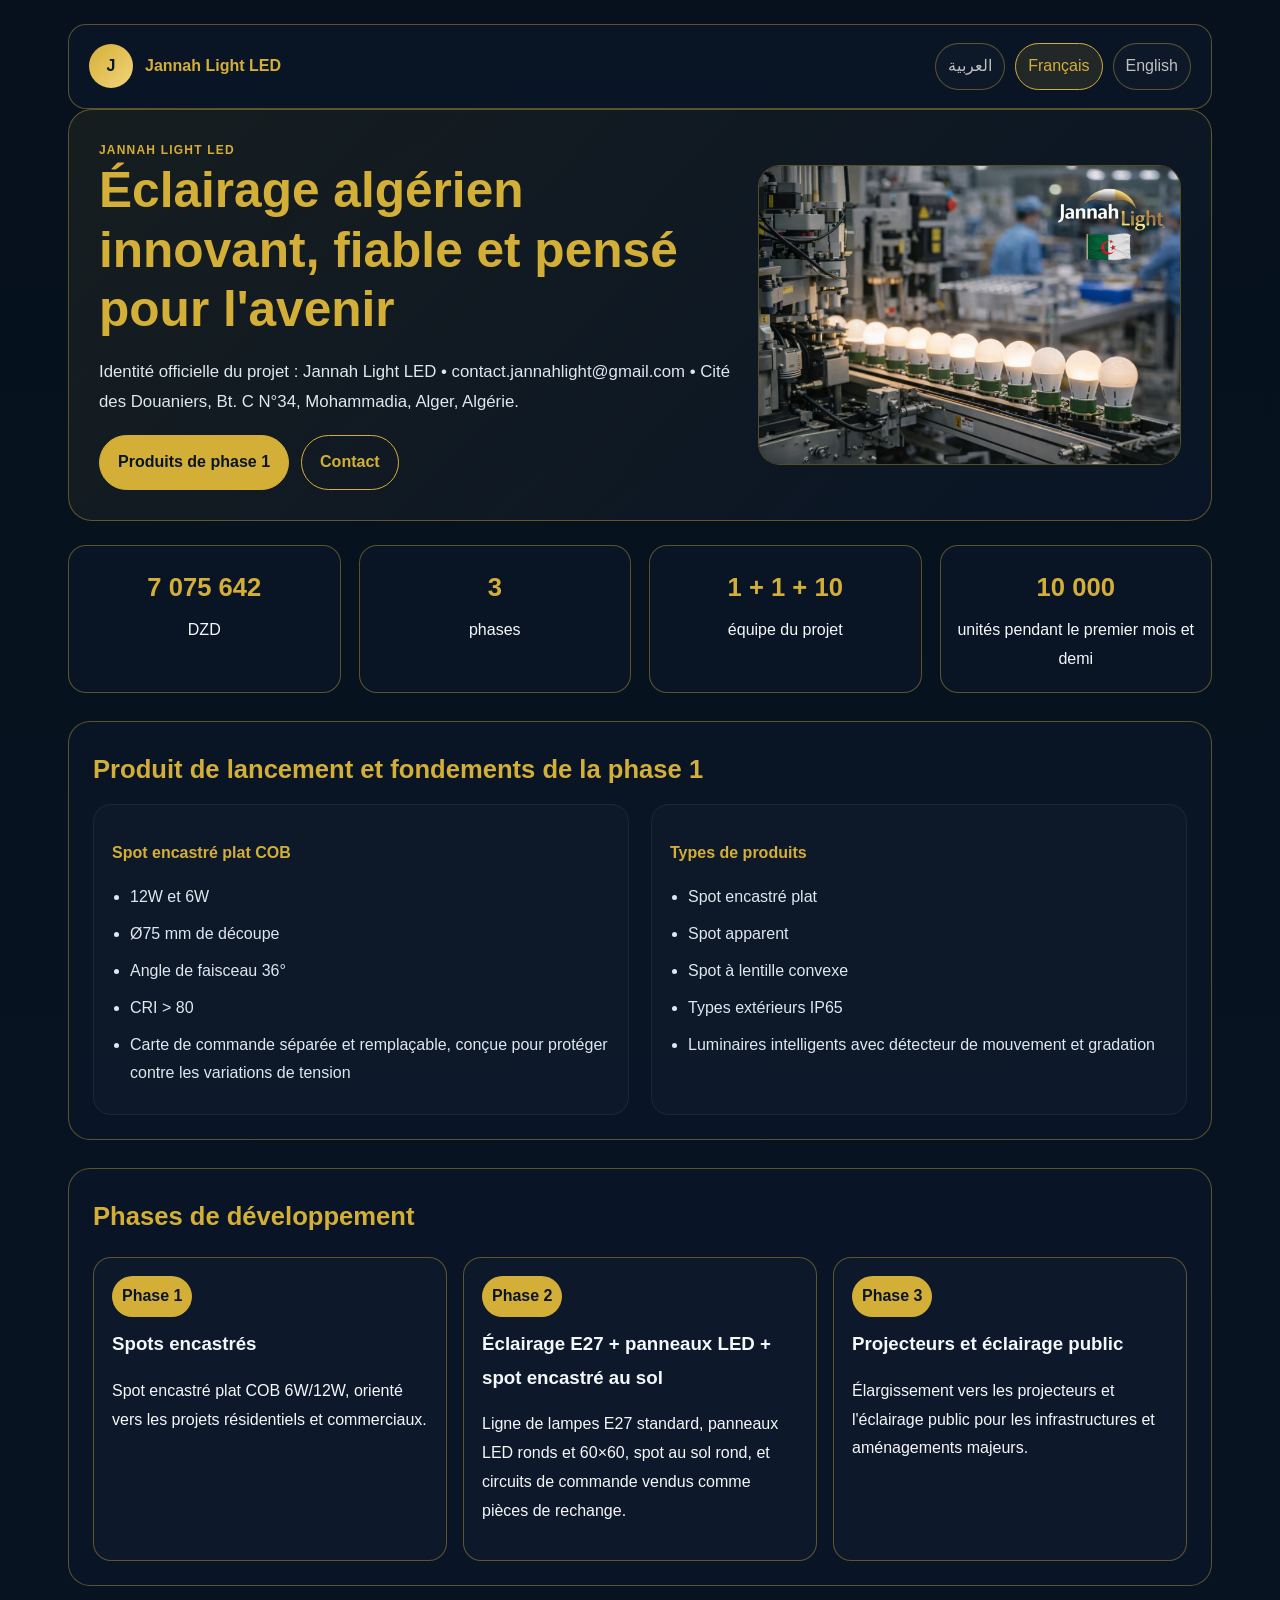
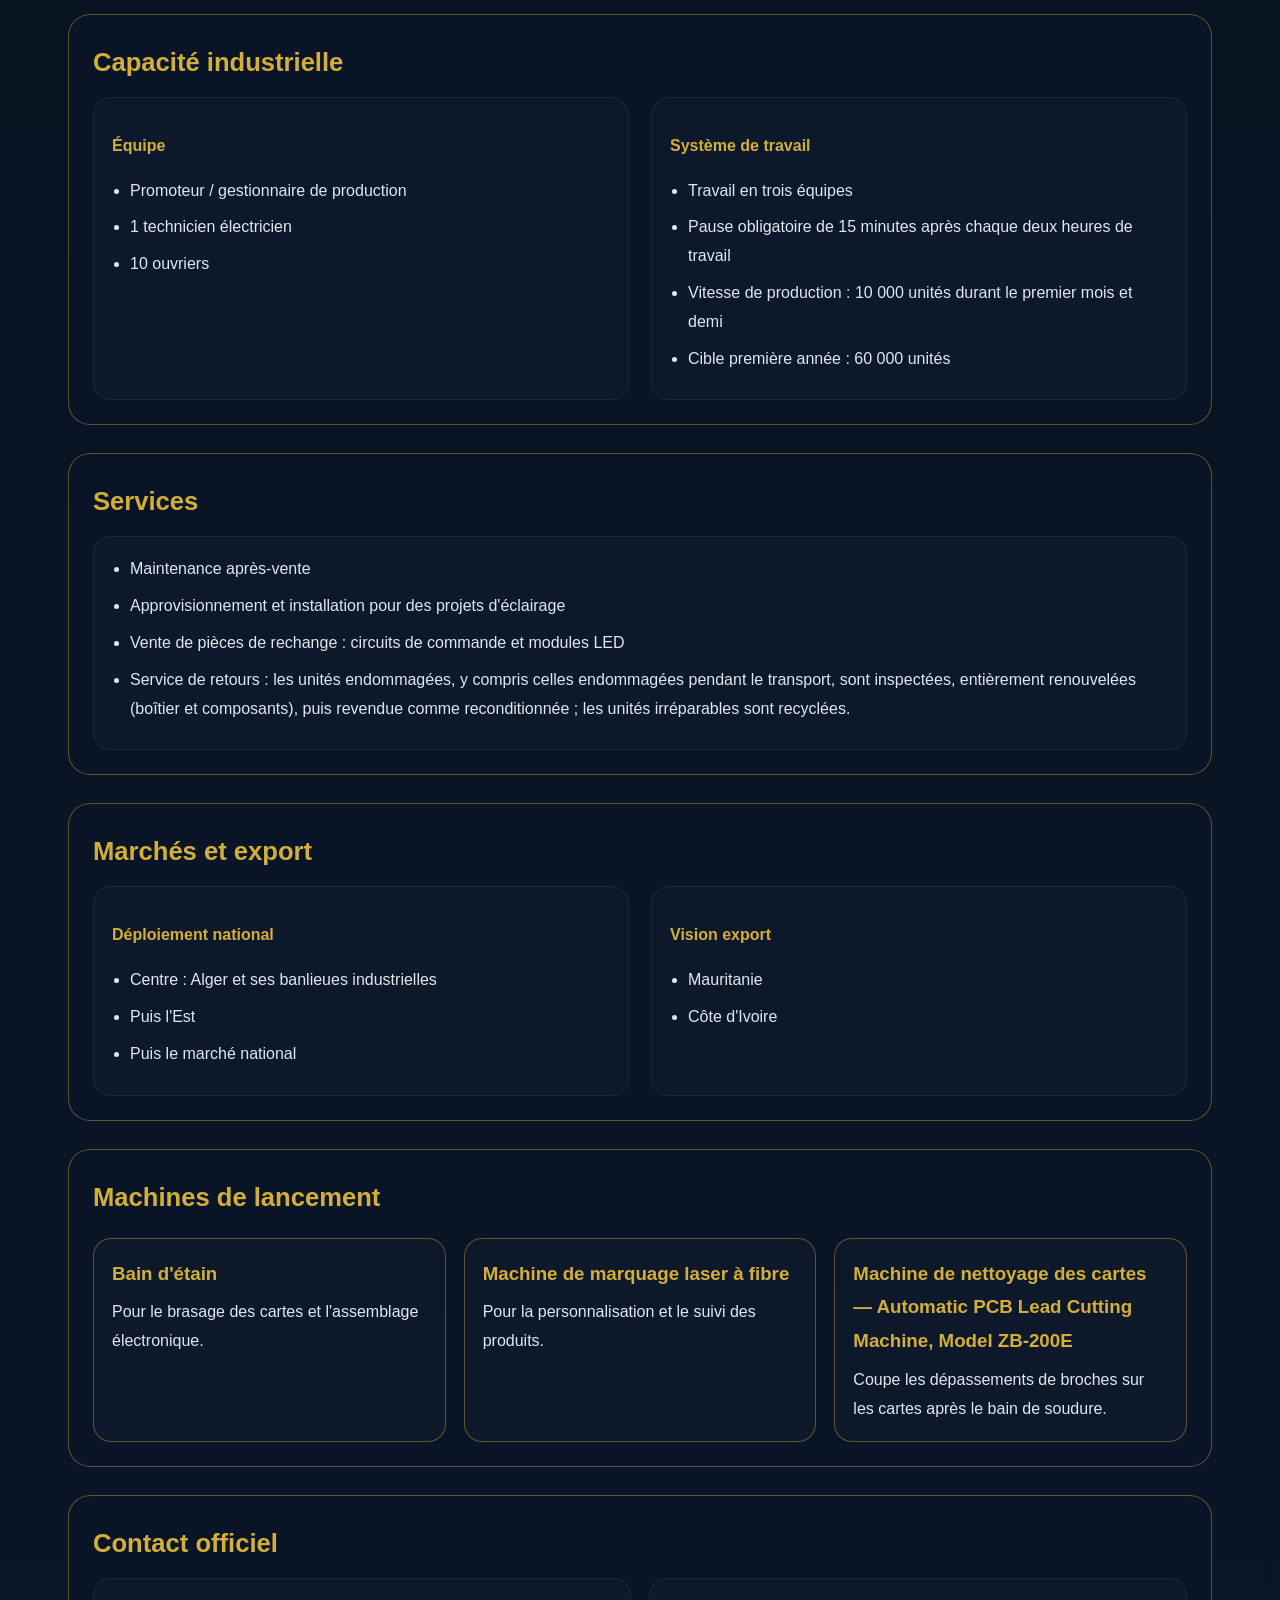
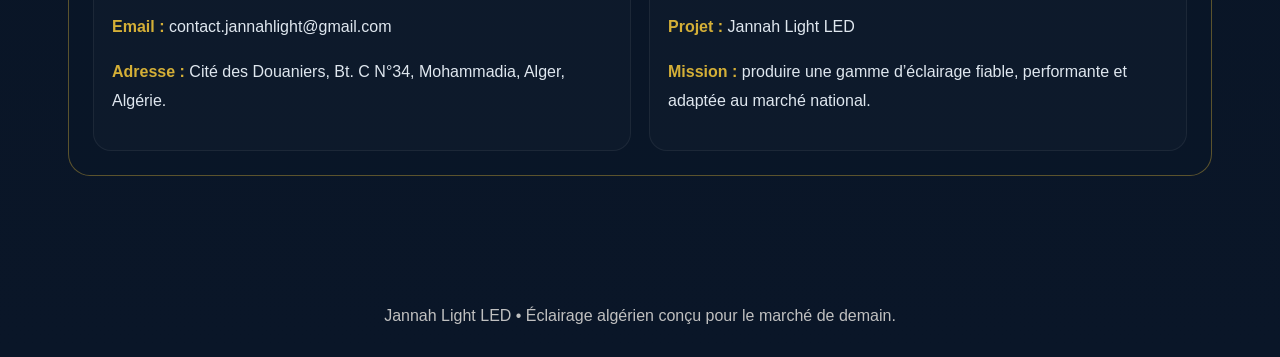
<file: index-en.html>
<!DOCTYPE html>
<html lang="fr" dir="ltr">
<head>
  <meta charset="UTF-8" />
  <meta name="viewport" content="width=device-width, initial-scale=1.0" />
  <title>Jannah Light LED | Éclairage innovant</title>
  <style>
    :root {
      --gold: #D4AF37;
      --navy: #0A1628;
      --silver: #C0C0C0;
      --bg: #071421;
      --card: rgba(10, 22, 40, 0.82);
      --muted: #dfe7ef;
      --soft: #aab8c7;
      --line: rgba(212,175,55,0.4);
    }
    * { box-sizing: border-box; }
    body {
      margin: 0; font-family: Arial, sans-serif; background: linear-gradient(180deg, #06111d 0%, #0A1628 100%); color: #f5f7fa; line-height: 1.8;
    }
    a { color: inherit; }
    .container { max-width: 1180px; margin: 0 auto; padding: 24px 18px 80px; }
    .topbar { display: flex; justify-content: space-between; align-items: center; gap: 16px; flex-wrap: wrap; padding: 18px 20px; border: 1px solid var(--line); border-radius: 18px; background: rgba(10, 22, 40, 0.8); }
    .brand { display: flex; align-items: center; gap: 12px; font-weight: 700; color: var(--gold); }
    .brand-mark { width: 44px; height: 44px; border-radius: 50%; display: grid; place-items: center; background: linear-gradient(135deg, var(--gold), #f2d57b); color: var(--navy); font-weight: 900; }
    .lang { display: flex; flex-wrap: wrap; gap: 10px; }
    .lang a { text-decoration: none; padding: 8px 12px; border-radius: 999px; border: 1px solid var(--line); color: var(--silver); background: rgba(255,255,255,0.02); }
    .lang a.active, .lang a:hover { background: rgba(212,175,55,0.12); color: var(--gold); border-color: var(--gold); }
    .hero { display: grid; grid-template-columns: 1.2fr 0.8fr; gap: 24px; align-items: center; background: linear-gradient(135deg, rgba(212,175,55,0.08), rgba(10,22,40,0.86)); border: 1px solid var(--line); border-radius: 24px; padding: 30px; }
    .hero img { width: 100%; border-radius: 22px; border: 1px solid var(--line); background: #020b12; object-fit: cover; min-height: 300px; }
    h1, h2, h3 { margin: 0 0 12px; }
    .eyebrow { color: var(--gold); letter-spacing: 0.1em; text-transform: uppercase; font-size: 12px; font-weight: bold; }
    h1 { font-size: clamp(2rem, 4vw, 3.1rem); line-height: 1.2; color: var(--gold); }
    .subtitle { color: var(--muted); font-size: 1.05rem; }
    .cta-row { display: flex; flex-wrap: wrap; gap: 12px; margin-top: 18px; }
    .button { display: inline-block; text-decoration: none; padding: 12px 18px; border-radius: 999px; font-weight: 700; border: 1px solid var(--gold); transition: 0.2s ease; }
    .button.primary { background: var(--gold); color: var(--navy); }
    .button.secondary { background: transparent; color: var(--gold); }
    .button:hover { transform: translateY(-1px); }
    .stats { display: grid; grid-template-columns: repeat(4, minmax(160px, 1fr)); gap: 18px; margin-top: 24px; }
    .stat { background: var(--card); border: 1px solid var(--line); border-radius: 18px; padding: 18px 16px; text-align: center; }
    .stat strong { display: block; font-size: 1.6rem; color: var(--gold); margin-bottom: 6px; }
    .section { margin-top: 28px; background: rgba(10, 22, 40, 0.82); border: 1px solid var(--line); border-radius: 22px; padding: 24px; }
    .section h2 { color: var(--gold); font-size: clamp(1.5rem, 2vw, 2rem); }
    .grid-2 { display: grid; grid-template-columns: 1fr 1fr; gap: 22px; }
    .card { background: rgba(255,255,255,0.02); border: 1px solid rgba(255,255,255,0.06); border-radius: 18px; padding: 18px; }
    ul { margin: 0; padding-left: 18px; color: var(--muted); }
    li { margin-bottom: 8px; }
    .phase { display: grid; grid-template-columns: repeat(3, minmax(200px, 1fr)); gap: 16px; margin-top: 18px; }
    .phase-item { background: rgba(255,255,255,0.02); border: 1px solid var(--line); border-radius: 18px; padding: 18px; }
    .phase-item .num { display: inline-block; background: var(--gold); color: var(--navy); font-weight: 800; border-radius: 999px; padding: 6px 10px; margin-bottom: 10px; }
    .product-grid { display: grid; grid-template-columns: repeat(5, minmax(170px, 1fr)); gap: 18px; margin-top: 18px; }
    .product { background: rgba(255,255,255,0.02); border: 1px solid var(--line); border-radius: 18px; padding: 16px; }
    .product h3 { color: var(--gold); font-size: 1.1rem; margin: 10px 0 6px; }
    .machine-list { display: grid; grid-template-columns: repeat(3, minmax(210px, 1fr)); gap: 18px; margin-top: 18px; }
    .machine { background: rgba(255,255,255,0.02); border: 1px solid var(--line); border-radius: 18px; padding: 18px; }
    .machine h3 { color: var(--gold); margin-bottom: 8px; }
    .machine p { margin: 0; color: var(--muted); }
    .contact { display: grid; grid-template-columns: 1fr 1fr; gap: 18px; }
    .info { color: var(--muted); }
    .info strong { color: #fff; }
    .label { color: var(--gold); font-weight: bold; }
    footer { text-align: center; color: var(--silver); padding: 30px 10px 10px; }
    @media (max-width: 900px) { .hero, .grid-2, .contact, .product-grid, .machine-list, .phase, .stats { grid-template-columns: 1fr; } .hero { padding: 20px; } }
  </style>
</head>
<body>
  <div class="container">
    <div class="topbar">
      <div class="brand"><div class="brand-mark">J</div><span>Jannah Light LED</span></div>
      <div class="lang">
        <a href="index.html">العربية</a>
        <a href="index-fr.html" class="active">Français</a>
        <a href="index-en.html">English</a>
      </div>
    </div>

    <section class="hero">
      <div>
        <div class="eyebrow">Jannah Light LED</div>
        <h1>Éclairage algérien innovant, fiable et pensé pour l'avenir</h1>
        <p class="subtitle">Identité officielle du projet : Jannah Light LED • contact.jannahlight@gmail.com • Cité des Douaniers, Bt. C N°34, Mohammadia, Alger, Algérie.</p>
        <div class="cta-row">
          <a href="#produits" class="button primary">Produits de phase 1</a>
          <a href="#contact" class="button secondary">Contact</a>
        </div>
      </div>
      <img src="workshop.jpg" alt="Jannah Light LED" />
    </section>

    <div class="stats">
      <div class="stat"><strong>7 075 642</strong><span>DZD</span></div>
      <div class="stat"><strong>3</strong><span>phases</span></div>
      <div class="stat"><strong>1 + 1 + 10</strong><span>équipe du projet</span></div>
      <div class="stat"><strong>10 000</strong><span>unités pendant le premier mois et demi</span></div>
    </div>

    <section class="section" id="produits">
      <h2>Produit de lancement et fondements de la phase 1</h2>
      <div class="grid-2">
        <div class="card">
          <p class="label">Spot encastré plat COB</p>
          <ul>
            <li>12W et 6W</li>
            <li>Ø75 mm de découpe</li>
            <li>Angle de faisceau 36°</li>
            <li>CRI &gt; 80</li>
            <li>Carte de commande séparée et remplaçable, conçue pour protéger contre les variations de tension</li>
          </ul>
        </div>
        <div class="card">
          <p class="label">Types de produits</p>
          <ul>
            <li>Spot encastré plat</li>
            <li>Spot apparent</li>
            <li>Spot à lentille convexe</li>
            <li>Types extérieurs IP65</li>
            <li>Luminaires intelligents avec détecteur de mouvement et gradation</li>
          </ul>
        </div>
      </div>
    </section>

    <section class="section">
      <h2>Phases de développement</h2>
      <div class="phase">
        <div class="phase-item">
          <div class="num">Phase 1</div>
          <h3>Spots encastrés</h3>
          <p>Spot encastré plat COB 6W/12W, orienté vers les projets résidentiels et commerciaux.</p>
        </div>
        <div class="phase-item">
          <div class="num">Phase 2</div>
          <h3>Éclairage E27 + panneaux LED + spot encastré au sol</h3>
          <p>Ligne de lampes E27 standard, panneaux LED ronds et 60×60, spot au sol rond, et circuits de commande vendus comme pièces de rechange.</p>
        </div>
        <div class="phase-item">
          <div class="num">Phase 3</div>
          <h3>Projecteurs et éclairage public</h3>
          <p>Élargissement vers les projecteurs et l'éclairage public pour les infrastructures et aménagements majeurs.</p>
        </div>
      </div>
    </section>

    <section class="section">
      <h2>Capacité industrielle</h2>
      <div class="grid-2">
        <div class="card">
          <p class="label">Équipe</p>
          <ul>
            <li>Promoteur / gestionnaire de production</li>
            <li>1 technicien électricien</li>
            <li>10 ouvriers</li>
          </ul>
        </div>
        <div class="card">
          <p class="label">Système de travail</p>
          <ul>
            <li>Travail en trois équipes</li>
            <li>Pause obligatoire de 15 minutes après chaque deux heures de travail</li>
            <li>Vitesse de production : 10 000 unités durant le premier mois et demi</li>
            <li>Cible première année : 60 000 unités</li>
          </ul>
        </div>
      </div>
    </section>

    <section class="section">
      <h2>Services</h2>
      <div class="card">
        <ul>
          <li>Maintenance après-vente</li>
          <li>Approvisionnement et installation pour des projets d'éclairage</li>
          <li>Vente de pièces de rechange : circuits de commande et modules LED</li>
          <li>Service de retours : les unités endommagées, y compris celles endommagées pendant le transport, sont inspectées, entièrement renouvelées (boîtier et composants), puis revendue comme reconditionnée ; les unités irréparables sont recyclées.</li>
        </ul>
      </div>
    </section>

    <section class="section">
      <h2>Marchés et export</h2>
      <div class="grid-2">
        <div class="card">
          <p class="label">Déploiement national</p>
          <ul>
            <li>Centre : Alger et ses banlieues industrielles</li>
            <li>Puis l'Est</li>
            <li>Puis le marché national</li>
          </ul>
        </div>
        <div class="card">
          <p class="label">Vision export</p>
          <ul>
            <li>Mauritanie</li>
            <li>Côte d'Ivoire</li>
          </ul>
        </div>
      </div>
    </section>

    <section class="section">
      <h2>Machines de lancement</h2>
      <div class="machine-list">
        <div class="machine"><h3>Bain d'étain</h3><p>Pour le brasage des cartes et l'assemblage électronique.</p></div>
        <div class="machine"><h3>Machine de marquage laser à fibre</h3><p>Pour la personnalisation et le suivi des produits.</p></div>
        <div class="machine"><h3>Machine de nettoyage des cartes — Automatic PCB Lead Cutting Machine, Model ZB-200E</h3><p>Coupe les dépassements de broches sur les cartes après le bain de soudure.</p></div>
      </div>
    </section>

    <section class="section" id="contact">
      <h2>Contact officiel</h2>
      <div class="contact">
        <div class="card info">
          <p><span class="label">Email :</span> contact.jannahlight@gmail.com</p>
          <p><span class="label">Adresse :</span> Cité des Douaniers, Bt. C N°34, Mohammadia, Alger, Algérie.</p>
        </div>
        <div class="card info">
          <p><span class="label">Projet :</span> Jannah Light LED</p>
          <p><span class="label">Mission :</span> produire une gamme d’éclairage fiable, performante et adaptée au marché national.</p>
        </div>
      </div>
    </section>
  </div>

  <footer>
    <p>Jannah Light LED • Éclairage algérien conçu pour le marché de demain.</p>
  </footer>
</body>
</html>
</file>
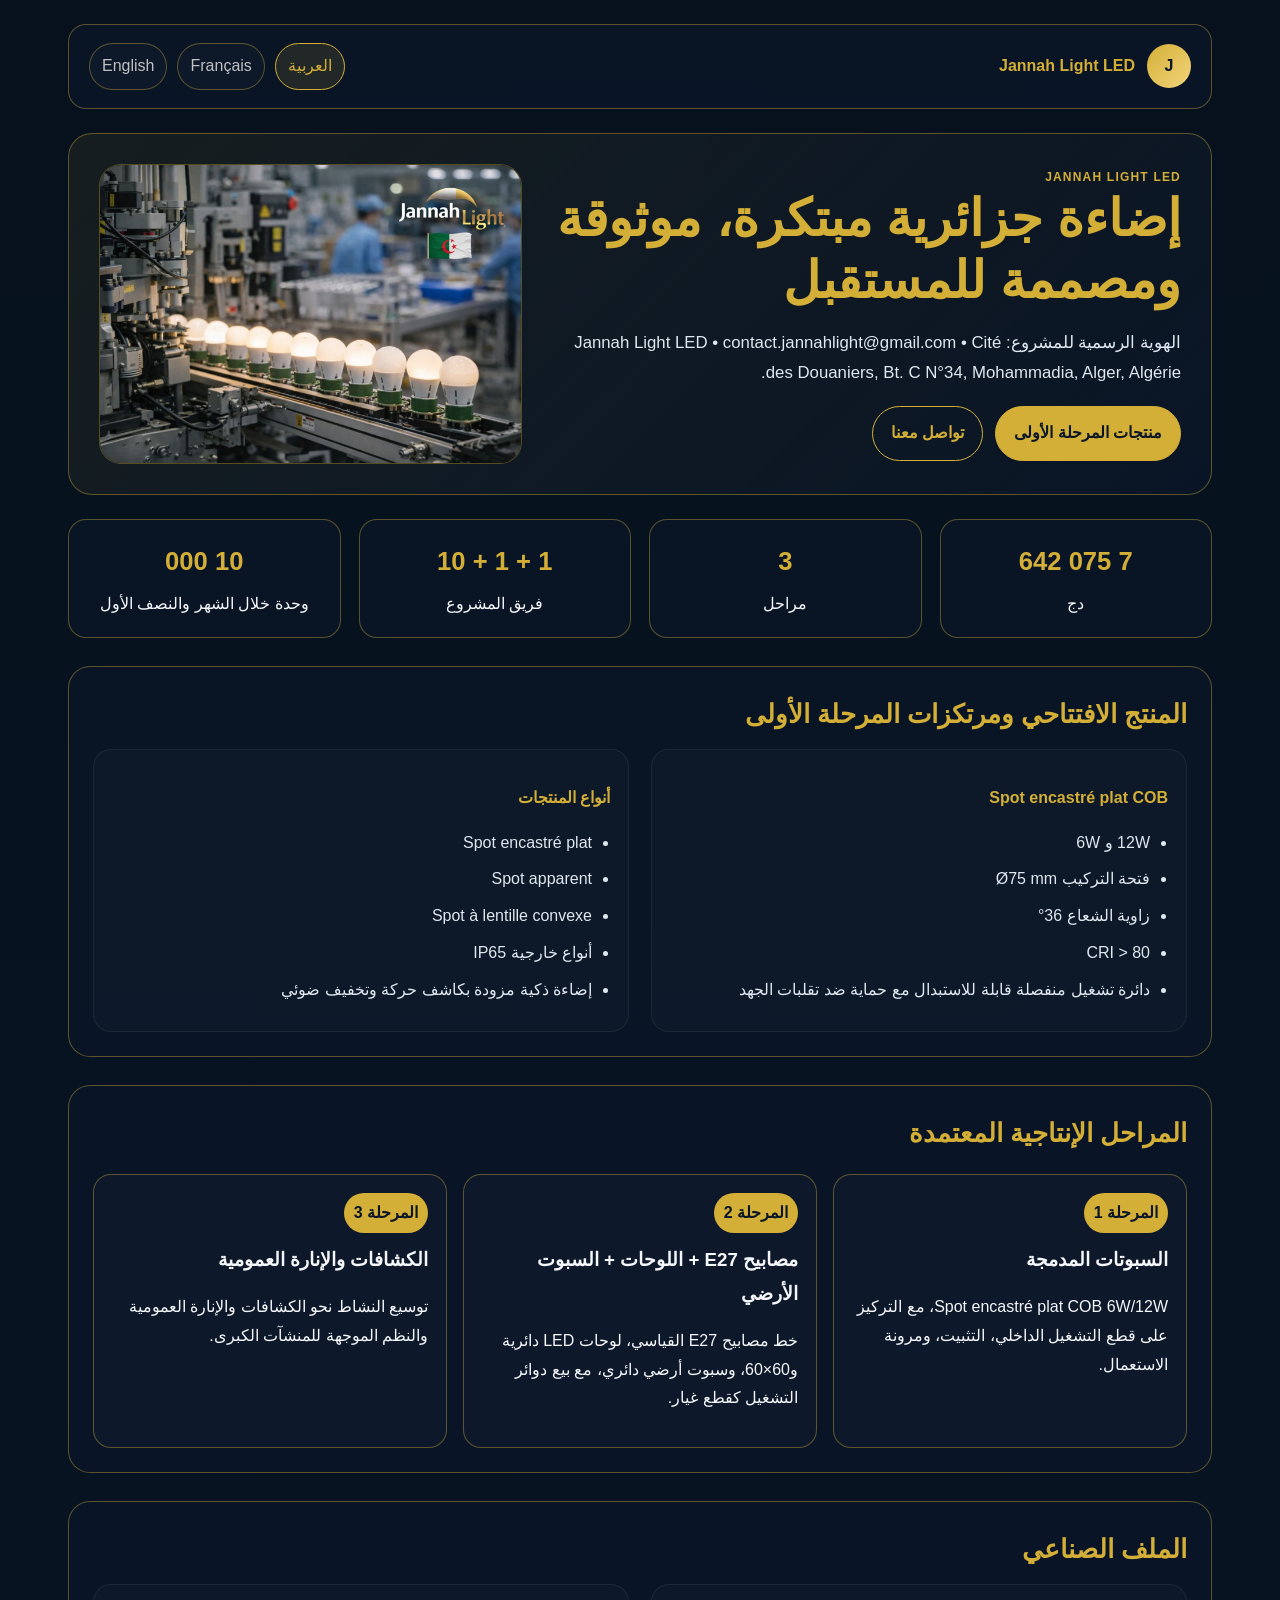
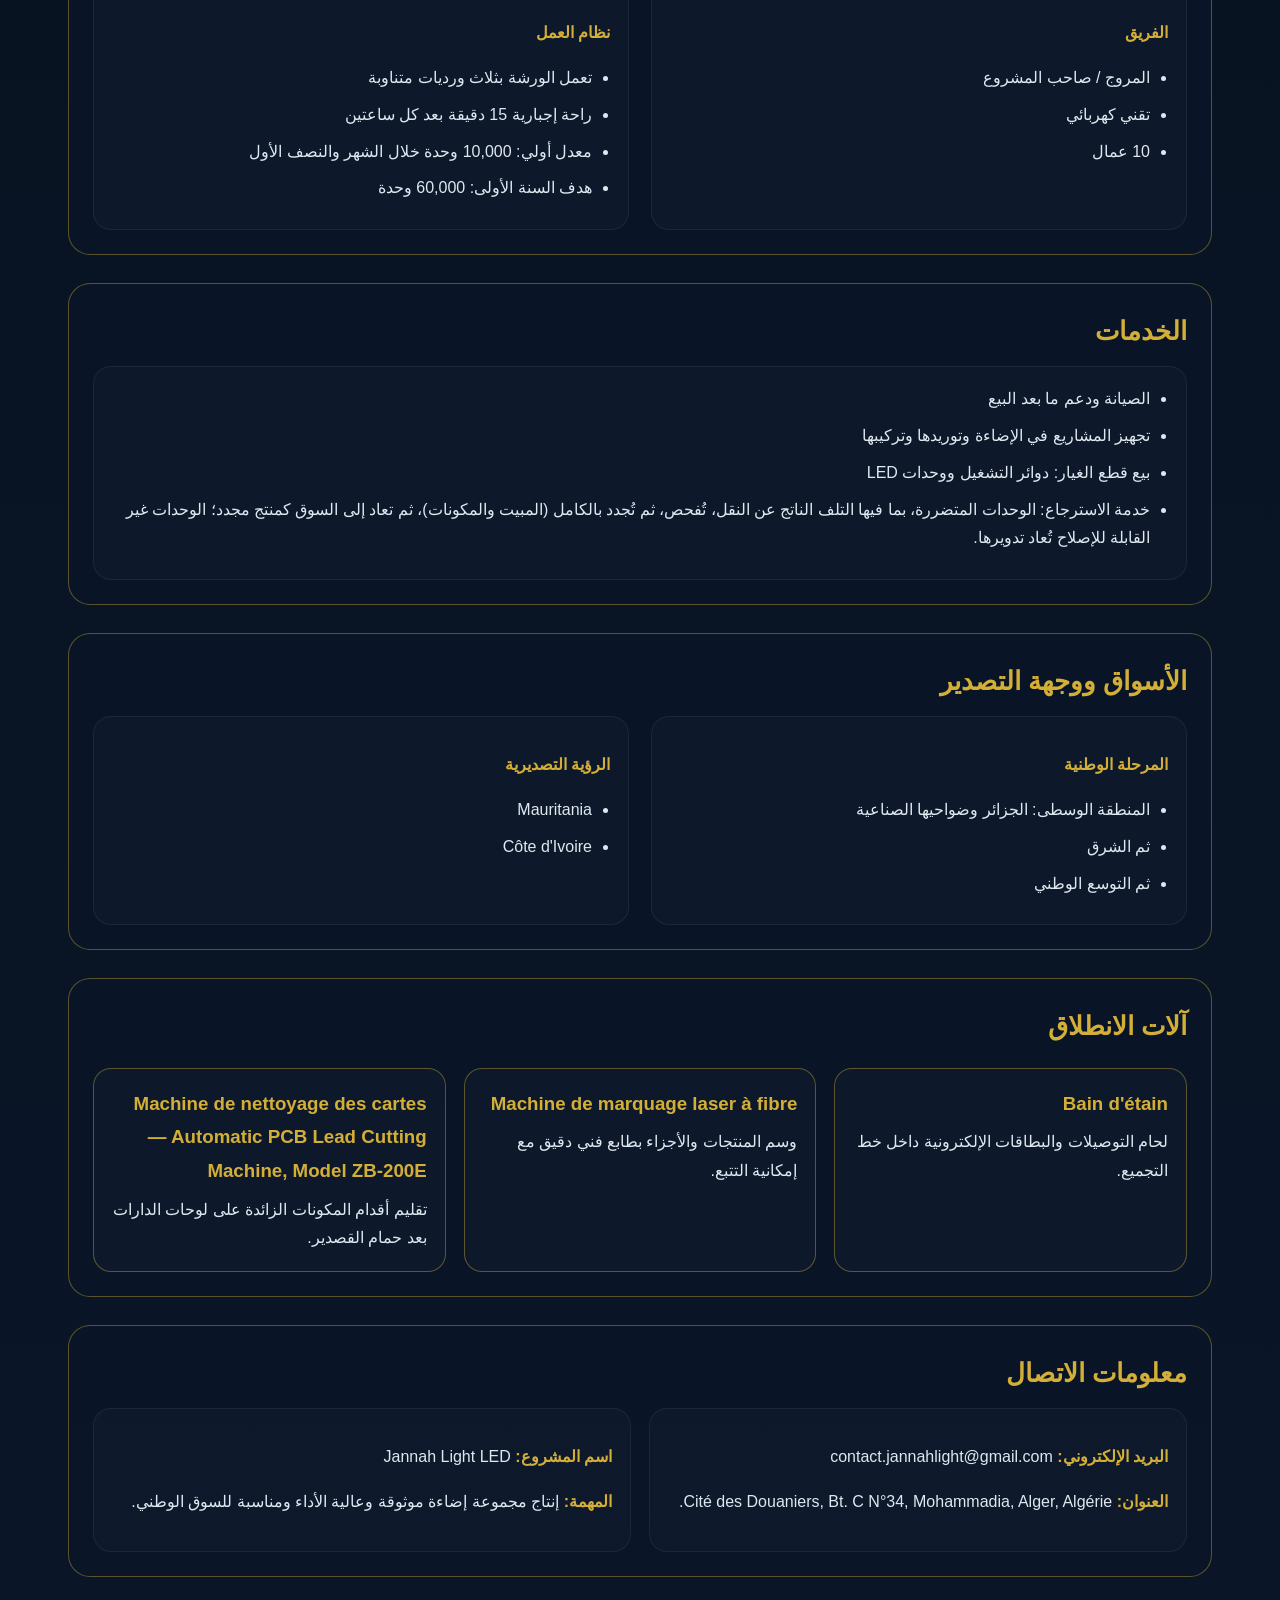
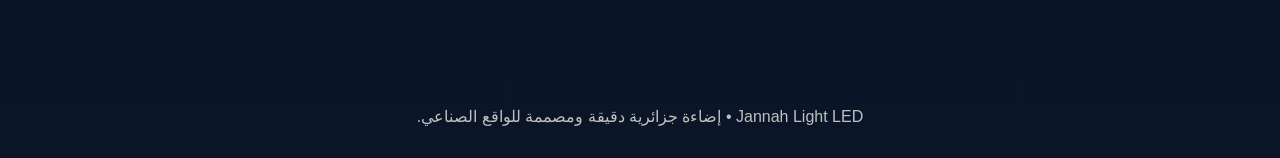
<file: index-fr.html>
<!DOCTYPE html>
<html lang="ar" dir="rtl">
<head>
  <meta charset="UTF-8" />
  <meta name="viewport" content="width=device-width, initial-scale=1.0" />
  <title>Jannah Light LED | إضاءة ذكية ومثبتة</title>
  <style>
    :root {
      --gold: #D4AF37;
      --navy: #0A1628;
      --silver: #C0C0C0;
      --bg: #071421;
      --card: rgba(10, 22, 40, 0.82);
      --muted: #dfe7ef;
      --soft: #aab8c7;
      --line: rgba(212,175,55,0.4);
    }
    * { box-sizing: border-box; }
    html { scroll-behavior: smooth; }
    body {
      margin: 0;
      font-family: Tahoma, Arial, sans-serif;
      background: linear-gradient(180deg, #06111d 0%, #0A1628 100%);
      color: #f5f7fa;
      line-height: 1.8;
    }
    a { color: inherit; }
    .container { max-width: 1180px; margin: 0 auto; padding: 24px 18px 80px; }
    .topbar {
      display: flex; justify-content: space-between; align-items: center; gap: 16px; flex-wrap: wrap;
      padding: 18px 20px; border: 1px solid var(--line); border-radius: 18px; background: rgba(10, 22, 40, 0.8);
      margin-bottom: 24px;
    }
    .brand { display: flex; align-items: center; gap: 12px; font-weight: 700; color: var(--gold); }
    .brand-mark {
      width: 44px; height: 44px; border-radius: 50%; display: grid; place-items: center;
      background: linear-gradient(135deg, var(--gold), #f2d57b); color: var(--navy); font-weight: 900;
    }
    .lang { display: flex; flex-wrap: wrap; gap: 10px; }
    .lang a {
      text-decoration: none; padding: 8px 12px; border-radius: 999px; border: 1px solid var(--line); color: var(--silver); background: rgba(255,255,255,0.02);
    }
    .lang a.active, .lang a:hover { background: rgba(212,175,55,0.12); color: var(--gold); border-color: var(--gold); }
    .hero {
      display: grid; grid-template-columns: 1.2fr 0.8fr; gap: 24px; align-items: center;
      background: linear-gradient(135deg, rgba(212,175,55,0.08), rgba(10,22,40,0.86));
      border: 1px solid var(--line); border-radius: 24px; padding: 30px;
    }
    .hero img {
      width: 100%; border-radius: 22px; border: 1px solid var(--line); background: #020b12; object-fit: cover; min-height: 300px;
    }
    h1, h2, h3 { margin: 0 0 12px; }
    .eyebrow { color: var(--gold); letter-spacing: 0.1em; text-transform: uppercase; font-size: 12px; font-weight: bold; }
    h1 { font-size: clamp(2rem, 4vw, 3.2rem); line-height: 1.2; color: var(--gold); }
    .subtitle { color: var(--muted); font-size: 1.05rem; }
    .cta-row { display: flex; flex-wrap: wrap; gap: 12px; margin-top: 18px; }
    .button {
      display: inline-block; text-decoration: none; padding: 12px 18px; border-radius: 999px; font-weight: 700;
      border: 1px solid var(--gold); transition: 0.2s ease;
    }
    .button.primary { background: var(--gold); color: var(--navy); }
    .button.secondary { background: transparent; color: var(--gold); }
    .button:hover { transform: translateY(-1px); }
    .stats { display: grid; grid-template-columns: repeat(4, minmax(160px, 1fr)); gap: 18px; margin-top: 24px; }
    .stat {
      background: var(--card); border: 1px solid var(--line); border-radius: 18px; padding: 18px 16px; text-align: center;
    }
    .stat strong { display: block; font-size: 1.6rem; color: var(--gold); margin-bottom: 6px; }
    .section { margin-top: 28px; background: rgba(10, 22, 40, 0.82); border: 1px solid var(--line); border-radius: 22px; padding: 24px; }
    .section h2 { color: var(--gold); font-size: clamp(1.5rem, 2vw, 2rem); }
    .grid-2 { display: grid; grid-template-columns: 1fr 1fr; gap: 22px; }
    .card { background: rgba(255,255,255,0.02); border: 1px solid rgba(255,255,255,0.06); border-radius: 18px; padding: 18px; }
    ul { margin: 0; padding-right: 18px; color: var(--muted); }
    li { margin-bottom: 8px; }
    .phase { display: grid; grid-template-columns: repeat(3, minmax(200px, 1fr)); gap: 16px; margin-top: 18px; }
    .phase-item { background: rgba(255,255,255,0.02); border: 1px solid var(--line); border-radius: 18px; padding: 18px; }
    .phase-item .num { display: inline-block; background: var(--gold); color: var(--navy); font-weight: 800; border-radius: 999px; padding: 6px 10px; margin-bottom: 10px; }
    .product-grid { display: grid; grid-template-columns: repeat(5, minmax(170px, 1fr)); gap: 18px; margin-top: 18px; }
    .product { background: rgba(255,255,255,0.02); border: 1px solid var(--line); border-radius: 18px; padding: 16px; }
    .product h3 { color: var(--gold); font-size: 1.1rem; margin: 10px 0 6px; }
    .machine-list { display: grid; grid-template-columns: repeat(3, minmax(210px, 1fr)); gap: 18px; margin-top: 18px; }
    .machine { background: rgba(255,255,255,0.02); border: 1px solid var(--line); border-radius: 18px; padding: 18px; }
    .machine h3 { color: var(--gold); margin-bottom: 8px; }
    .machine p { margin: 0; color: var(--muted); }
    .contact { display: grid; grid-template-columns: 1fr 1fr; gap: 18px; }
    .info { color: var(--muted); }
    .info strong { color: #fff; }
    .label { color: var(--gold); font-weight: bold; }
    footer { text-align: center; color: var(--silver); padding: 30px 10px 10px; }
    @media (max-width: 900px) {
      .hero, .grid-2, .contact, .product-grid, .machine-list, .phase, .stats { grid-template-columns: 1fr; }
      .hero { padding: 20px; }
    }
  </style>
</head>
<body>
  <div class="container">
    <div class="topbar">
      <div class="brand">
        <div class="brand-mark">J</div>
        <span>Jannah Light LED</span>
      </div>
      <div class="lang">
        <a href="index.html" class="active">العربية</a>
        <a href="index-fr.html">Français</a>
        <a href="index-en.html">English</a>
      </div>
    </div>

    <section class="hero">
      <div>
        <div class="eyebrow">Jannah Light LED</div>
        <h1>إضاءة جزائرية مبتكرة، موثوقة ومصممة للمستقبل</h1>
        <p class="subtitle">الهوية الرسمية للمشروع: Jannah Light LED • contact.jannahlight@gmail.com • Cité des Douaniers, Bt. C N°34, Mohammadia, Alger, Algérie.</p>
        <div class="cta-row">
          <a href="#produits" class="button primary">منتجات المرحلة الأولى</a>
          <a href="#contact" class="button secondary">تواصل معنا</a>
        </div>
      </div>
      <img src="workshop.jpg" alt="Jannah Light LED" />
    </section>

    <div class="stats">
      <div class="stat"><strong>7 075 642</strong><span>دج</span></div>
      <div class="stat"><strong>3</strong><span>مراحل</span></div>
      <div class="stat"><strong>1 + 1 + 10</strong><span>فريق المشروع</span></div>
      <div class="stat"><strong>10 000</strong><span>وحدة خلال الشهر والنصف الأول</span></div>
    </div>

    <section class="section" id="produits">
      <h2>المنتج الافتتاحي ومرتكزات المرحلة الأولى</h2>
      <div class="grid-2">
        <div class="card">
          <p class="label">Spot encastré plat COB</p>
          <ul>
            <li>12W و 6W</li>
            <li>فتحة التركيب Ø75 mm</li>
            <li>زاوية الشعاع 36°</li>
            <li>CRI &gt; 80</li>
            <li>دائرة تشغيل منفصلة قابلة للاستبدال مع حماية ضد تقلبات الجهد</li>
          </ul>
        </div>
        <div class="card">
          <p class="label">أنواع المنتجات</p>
          <ul>
            <li>Spot encastré plat</li>
            <li>Spot apparent</li>
            <li>Spot à lentille convexe</li>
            <li>أنواع خارجية IP65</li>
            <li>إضاءة ذكية مزودة بكاشف حركة وتخفيف ضوئي</li>
          </ul>
        </div>
      </div>
    </section>

    <section class="section">
      <h2>المراحل الإنتاجية المعتمدة</h2>
      <div class="phase">
        <div class="phase-item">
          <div class="num">المرحلة 1</div>
          <h3>السبوتات المدمجة</h3>
          <p>Spot encastré plat COB 6W/12W، مع التركيز على قطع التشغيل الداخلي، التثبيت، ومرونة الاستعمال.</p>
        </div>
        <div class="phase-item">
          <div class="num">المرحلة 2</div>
          <h3>مصابيح E27 + اللوحات + السبوت الأرضي</h3>
          <p>خط مصابيح E27 القياسي، لوحات LED دائرية و60×60، وسبوت أرضي دائري، مع بيع دوائر التشغيل كقطع غيار.</p>
        </div>
        <div class="phase-item">
          <div class="num">المرحلة 3</div>
          <h3>الكشافات والإنارة العمومية</h3>
          <p>توسيع النشاط نحو الكشافات والإنارة العمومية والنظم الموجهة للمنشآت الكبرى.</p>
        </div>
      </div>
    </section>

    <section class="section">
      <h2>الملف الصناعي</h2>
      <div class="grid-2">
        <div class="card">
          <p class="label">الفريق</p>
          <ul>
            <li>المروج / صاحب المشروع</li>
            <li>تقني كهربائي</li>
            <li>10 عمال</li>
          </ul>
        </div>
        <div class="card">
          <p class="label">نظام العمل</p>
          <ul>
            <li>تعمل الورشة بثلاث ورديات متناوبة</li>
            <li>راحة إجبارية 15 دقيقة بعد كل ساعتين</li>
            <li>معدل أولي: 10,000 وحدة خلال الشهر والنصف الأول</li>
            <li>هدف السنة الأولى: 60,000 وحدة</li>
          </ul>
        </div>
      </div>
    </section>

    <section class="section">
      <h2>الخدمات</h2>
      <div class="card">
        <ul>
          <li>الصيانة ودعم ما بعد البيع</li>
          <li>تجهيز المشاريع في الإضاءة وتوريدها وتركيبها</li>
          <li>بيع قطع الغيار: دوائر التشغيل ووحدات LED</li>
          <li>خدمة الاسترجاع: الوحدات المتضررة، بما فيها التلف الناتج عن النقل، تُفحص، ثم تُجدد بالكامل (المبيت والمكونات)، ثم تعاد إلى السوق كمنتج مجدد؛ الوحدات غير القابلة للإصلاح تُعاد تدويرها.</li>
        </ul>
      </div>
    </section>

    <section class="section">
      <h2>الأسواق ووجهة التصدير</h2>
      <div class="grid-2">
        <div class="card">
          <p class="label">المرحلة الوطنية</p>
          <ul>
            <li>المنطقة الوسطى: الجزائر وضواحيها الصناعية</li>
            <li>ثم الشرق</li>
            <li>ثم التوسع الوطني</li>
          </ul>
        </div>
        <div class="card">
          <p class="label">الرؤية التصديرية</p>
          <ul>
            <li>Mauritania</li>
            <li>Côte d'Ivoire</li>
          </ul>
        </div>
      </div>
    </section>

    <section class="section">
      <h2>آلات الانطلاق</h2>
      <div class="machine-list">
        <div class="machine">
          <h3>Bain d'étain</h3>
          <p>لحام التوصيلات والبطاقات الإلكترونية داخل خط التجميع.</p>
        </div>
        <div class="machine">
          <h3>Machine de marquage laser à fibre</h3>
          <p>وسم المنتجات والأجزاء بطابع فني دقيق مع إمكانية التتبع.</p>
        </div>
        <div class="machine">
          <h3>Machine de nettoyage des cartes — Automatic PCB Lead Cutting Machine, Model ZB-200E</h3>
          <p>تقليم أقدام المكونات الزائدة على لوحات الدارات بعد حمام القصدير.</p>
        </div>
      </div>
    </section>

    <section class="section" id="contact">
      <h2>معلومات الاتصال</h2>
      <div class="contact">
        <div class="card info">
          <p><span class="label">البريد الإلكتروني:</span> contact.jannahlight@gmail.com</p>
          <p><span class="label">العنوان:</span> Cité des Douaniers, Bt. C N°34, Mohammadia, Alger, Algérie.</p>
        </div>
        <div class="card info">
          <p><span class="label">اسم المشروع:</span> Jannah Light LED</p>
          <p><span class="label">المهمة:</span> إنتاج مجموعة إضاءة موثوقة وعالية الأداء ومناسبة للسوق الوطني.</p>
        </div>
      </div>
    </section>
  </div>

  <footer>
    <p>Jannah Light LED • إضاءة جزائرية دقيقة ومصممة للواقع الصناعي.</p>
  </footer>
</body>
</html>
</file>
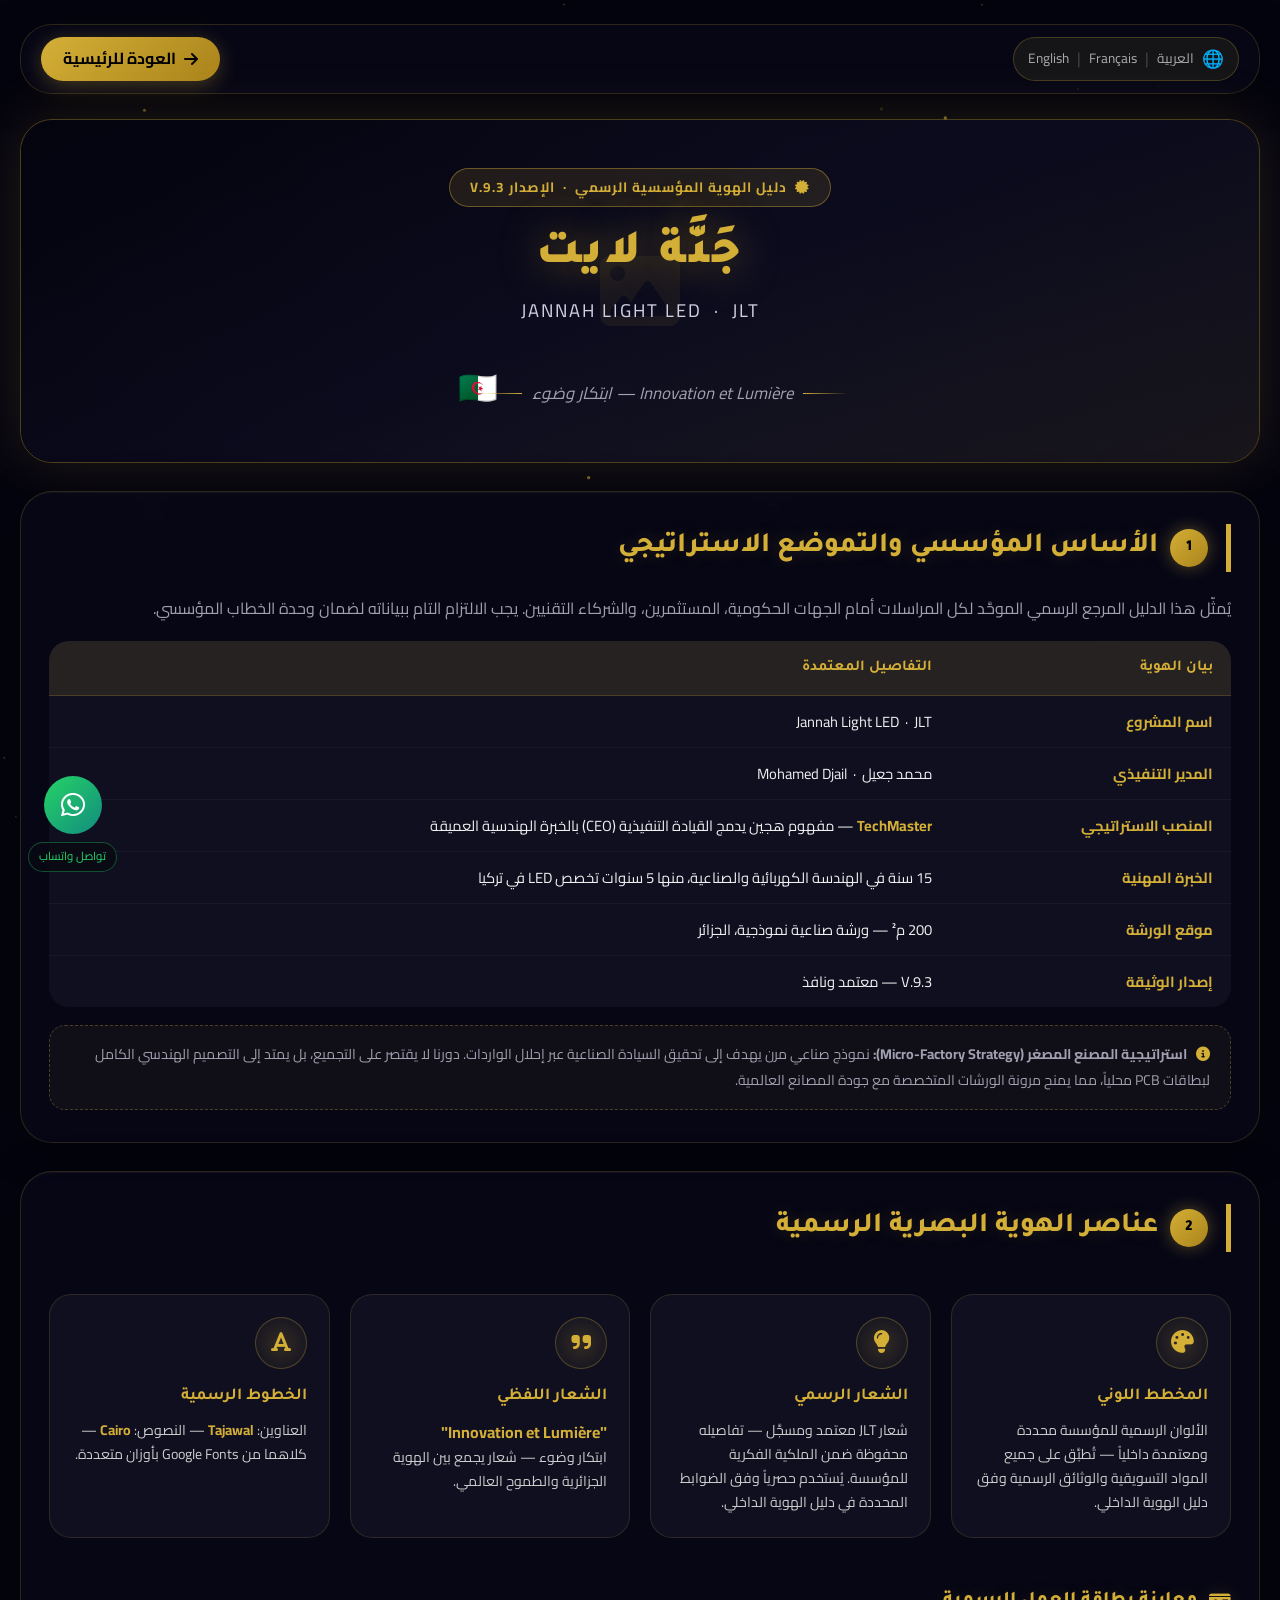
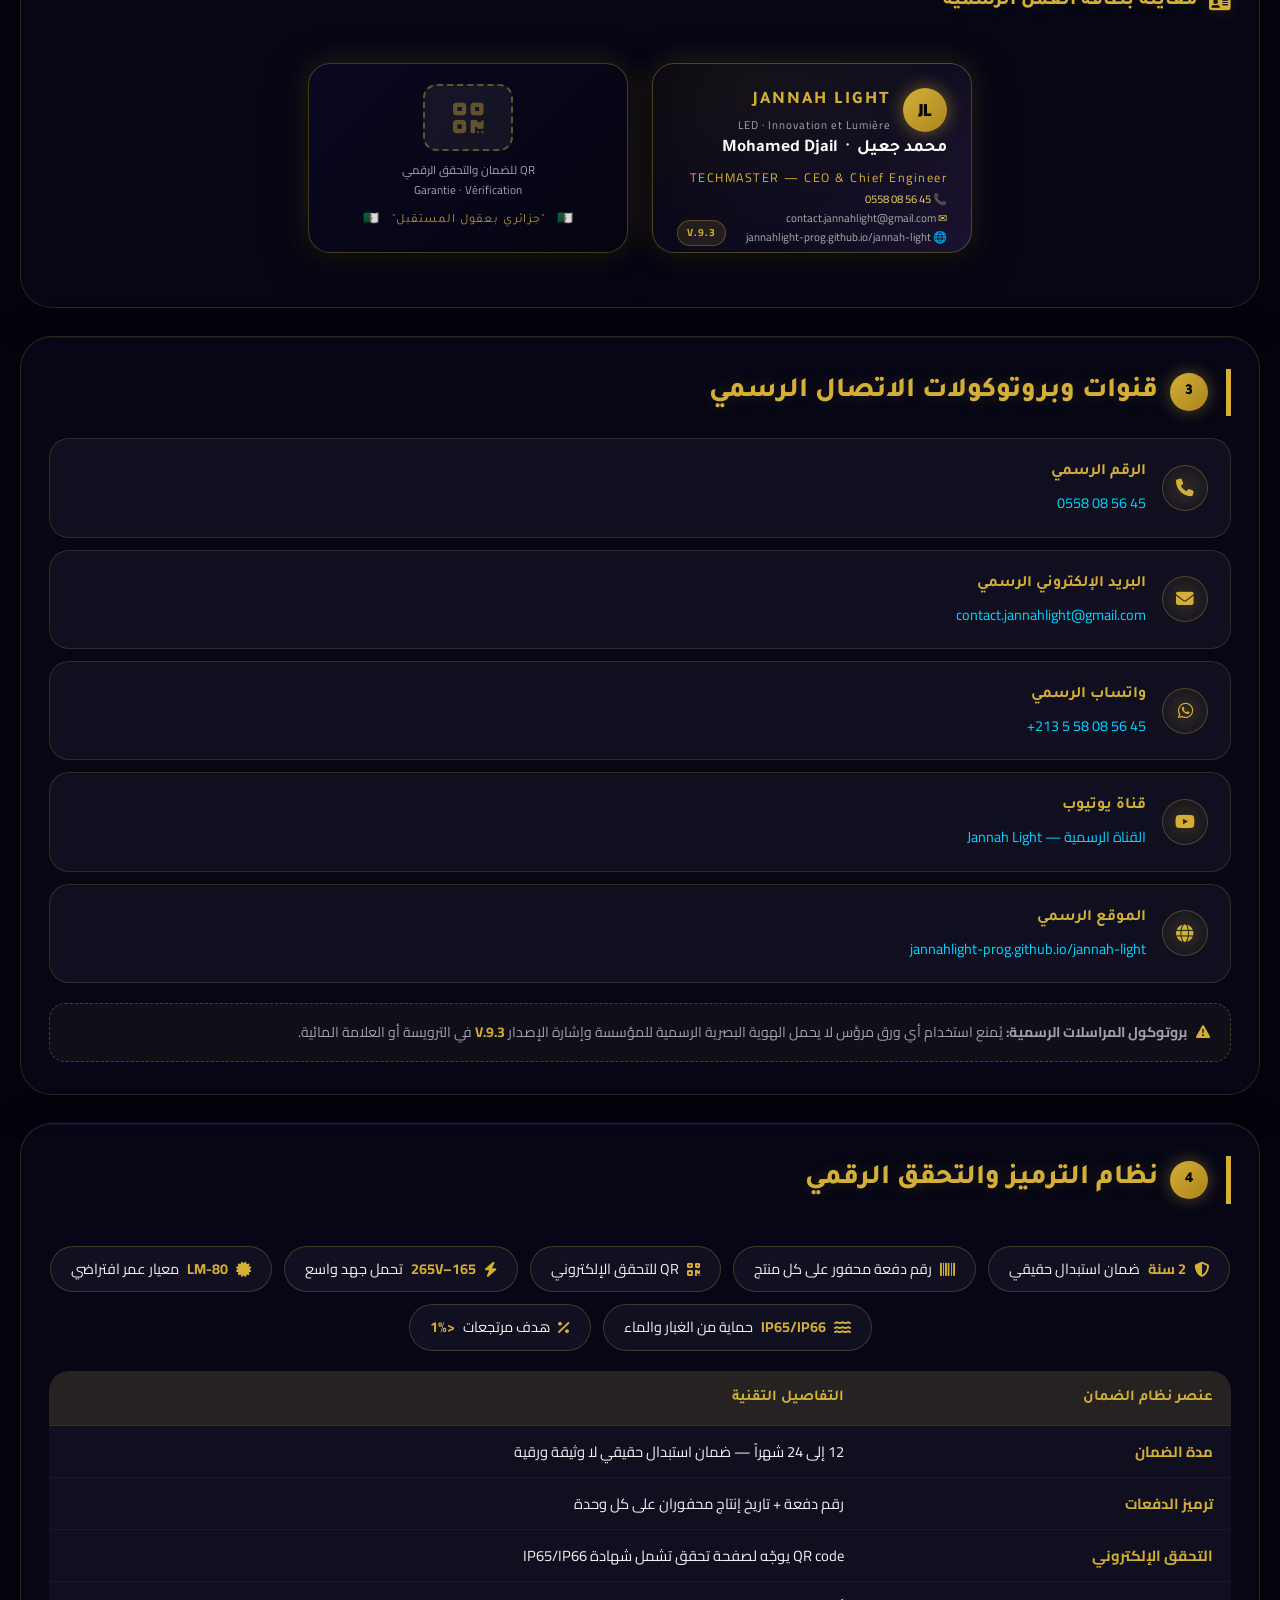
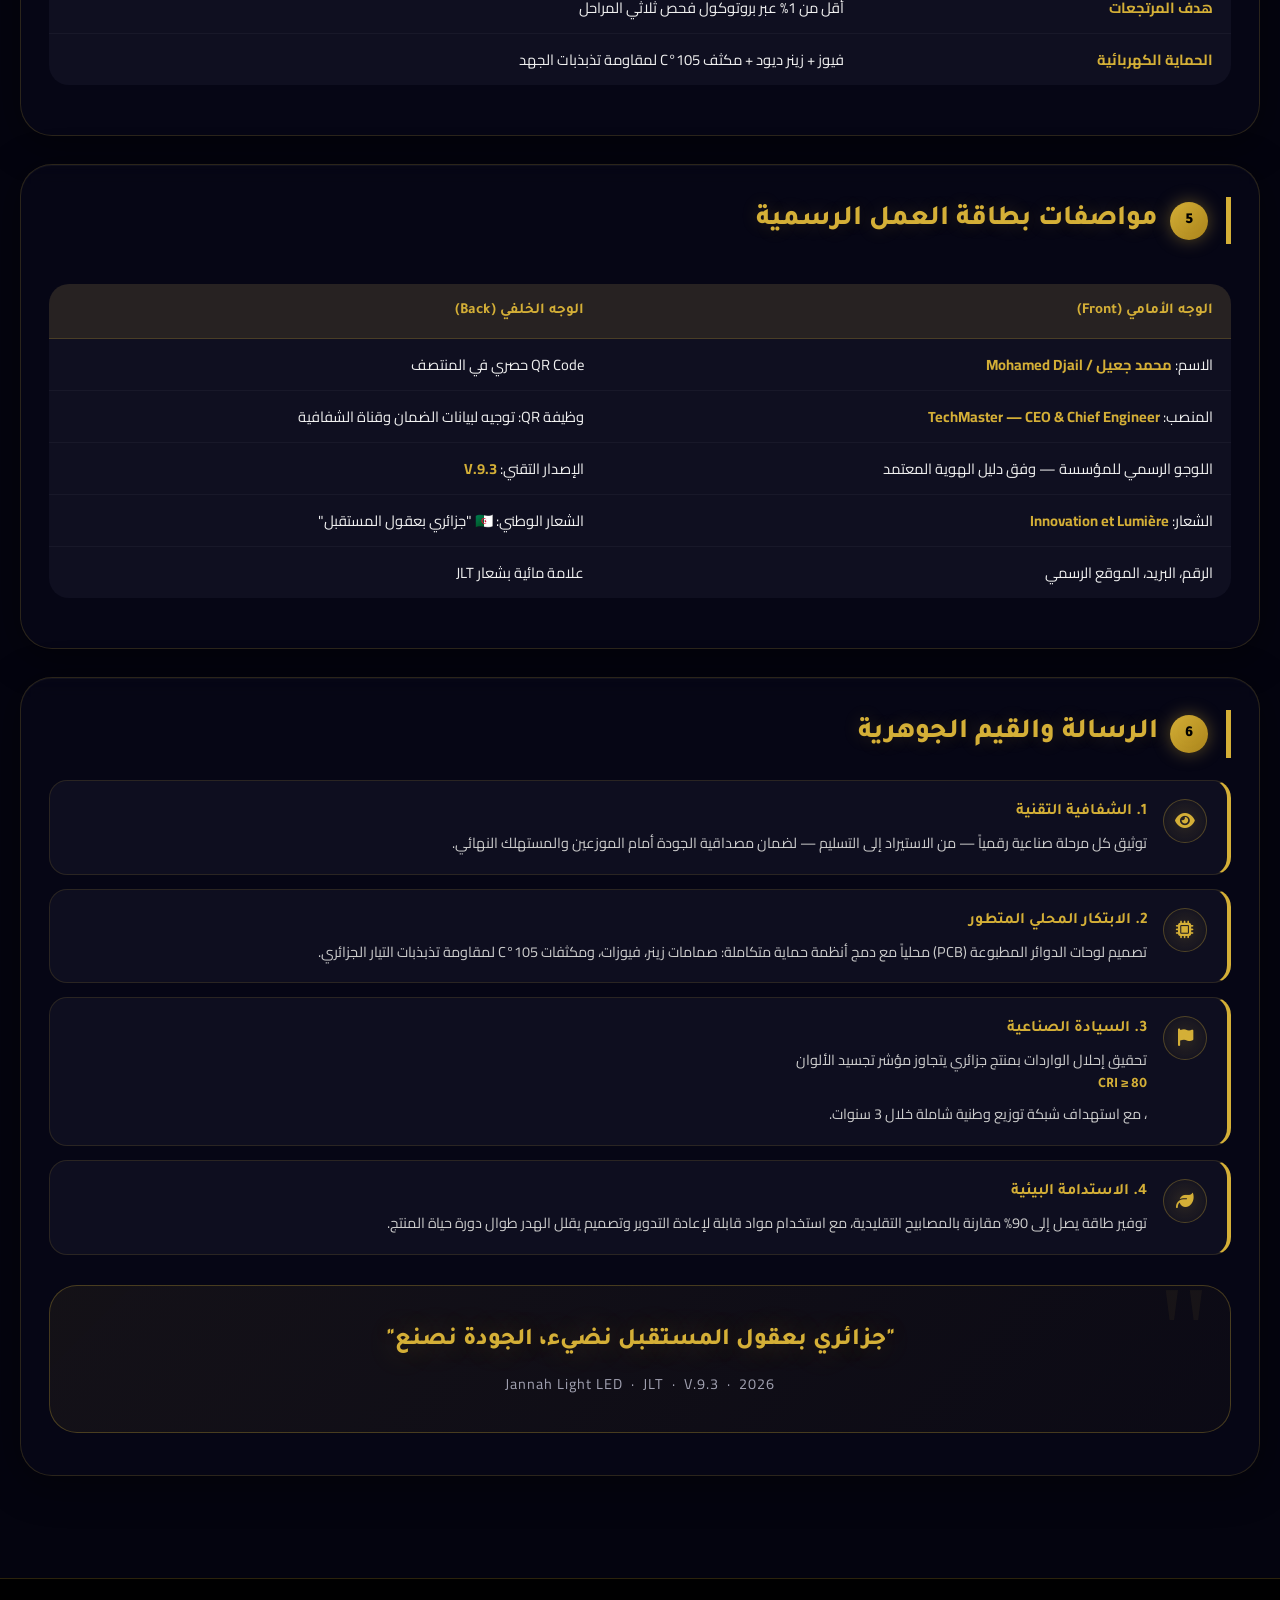
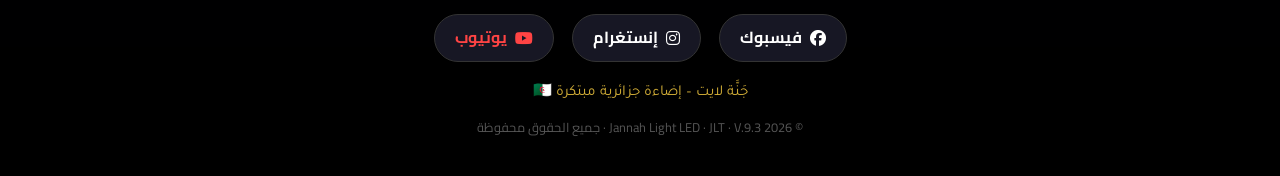
<file: jlt_v5_corrected.html>
<!DOCTYPE html>
<html lang="ar" dir="rtl">
<head>
<meta charset="UTF-8">
<meta name="viewport" content="width=device-width, initial-scale=1.0, user-scalable=no">
<title>جَنَّة لايت | دليل الهوية المؤسسية V.9.3</title>
<link rel="preconnect" href="https://fonts.googleapis.com">
<link rel="preconnect" href="https://fonts.gstatic.com" crossorigin>
<link href="https://fonts.googleapis.com/css2?family=Cairo:wght@300;400;600;700;900&family=Tajawal:wght@300;400;500;700;800&display=swap" rel="stylesheet">
<link rel="stylesheet" href="https://cdnjs.cloudflare.com/ajax/libs/font-awesome/6.5.1/css/all.min.css">
<style>
/* ============================================================
   VARIABLES
============================================================ */
:root {
    --gold: #d4af37;
    --gold-light: #f0d060;
    --gold-dark: #aa841b;
    --dark: #1a1a1a;
    --bg-deep: #04040f;
    --glass: rgba(10,10,28,0.55);
    --glass-border: rgba(212,175,55,0.18);
    --text-primary: #f0f0f0;
    --text-muted: #a0a0b0;
    --green: #4caf50;
}

/* ============================================================
   FIX: منع الأبيض عند التمرير
============================================================ */
html {
    background-color: #04040f;
    min-height: 100%;
}
body::before {
    content: '';
    position: fixed;
    inset: 0;
    background: #04040f;
    z-index: -1;
}

/* ============================================================
   RESET & BASE
============================================================ */
*, *::before, *::after { margin:0; padding:0; box-sizing:border-box; }

body {
    background-color: var(--bg-deep);
    font-family: 'Cairo', 'Tajawal', 'Segoe UI', sans-serif;
    color: var(--text-primary);
    line-height: 1.7;
    overflow-x: hidden;
}

::-webkit-scrollbar { width: 6px; }
::-webkit-scrollbar-track { background: #050510; }
::-webkit-scrollbar-thumb { background: var(--gold-dark); border-radius: 3px; }
::-webkit-scrollbar-thumb:hover { background: var(--gold); }

/* ============================================================
   ANIMATIONS
============================================================ */
@keyframes float {
    0%,100% { transform: translateY(0); }
    50%      { transform: translateY(-6px); }
}
@keyframes floatGlow {
    0%,100% { box-shadow: 0 0 15px rgba(212,175,55,0.2); }
    50%      { box-shadow: 0 0 40px rgba(212,175,55,0.6); }
}
@keyframes pulseGold {
    0%,100% { box-shadow: 0 0 20px rgba(212,175,55,0.3); }
    50%      { box-shadow: 0 0 45px rgba(212,175,55,0.65); }
}
@keyframes fadeInUp {
    from { opacity:0; transform:translateY(28px); }
    to   { opacity:1; transform:translateY(0); }
}
@keyframes shimmer {
    0%   { background-position: -400px 0; }
    100% { background-position: 400px 0; }
}
@keyframes wave {
    0%,100% { transform: rotate(0deg); }
    50%      { transform: rotate(10deg); }
}
@keyframes whatsappPulse {
    0%,100% { box-shadow: 0 6px 25px rgba(37,211,102,0.45); }
    50%      { box-shadow: 0 6px 35px rgba(37,211,102,0.7), 0 0 0 12px rgba(37,211,102,0.08); }
}
@keyframes borderRotate {
    0%   { transform: rotate(0deg); }
    100% { transform: rotate(360deg); }
}

/* ============================================================
   CANVAS BACKGROUND
============================================================ */
#canvas-bg {
    position: fixed;
    inset: 0;
    width: 100%; height: 100%;
    z-index: 0;
    pointer-events: none;
}

/* ============================================================
   WHATSAPP FLOAT
============================================================ */
.whatsapp-float {
    position: fixed;
    bottom: 28px; left: 28px;
    z-index: 999;
    display: flex; flex-direction: column;
    align-items: center; gap: 8px;
}
.whatsapp-btn {
    width: 58px; height: 58px;
    background: linear-gradient(135deg, #25d366, #128c7e);
    border-radius: 50%;
    display: flex; align-items: center; justify-content: center;
    text-decoration: none; transition: all 0.3s;
    animation: whatsappPulse 2.5s infinite;
}
.whatsapp-btn:hover { transform: scale(1.12) translateY(-3px); }
.whatsapp-btn i { color: #fff; font-size: 1.7rem; }
.whatsapp-label {
    background: rgba(10,10,20,0.85); color: #25d366;
    font-size: 0.72rem; padding: 4px 10px; border-radius: 20px;
    border: 1px solid rgba(37,211,102,0.35); white-space: nowrap;
}

/* ============================================================
   CONTAINER
============================================================ */
.container {
    position: relative; z-index: 2;
    max-width: 1300px; margin: 0 auto; padding: 24px 20px;
}

/* ============================================================
   TOP BAR
============================================================ */
.top-bar {
    background: var(--glass);
    backdrop-filter: blur(12px); -webkit-backdrop-filter: blur(12px);
    border-radius: 32px; border: 1px solid var(--glass-border);
    padding: 12px 20px; margin-bottom: 25px;
    box-shadow: 0 8px 40px rgba(0,0,0,0.4);
    display: flex; justify-content: space-between;
    align-items: center; flex-wrap: wrap; gap: 14px;
}
.lang-switcher {
    background: rgba(26,26,26,0.8); padding: 6px 14px;
    border-radius: 30px; border: 1px solid rgba(212,175,55,0.25);
    display: inline-flex; gap: 8px; align-items: center;
}
.lang-switcher a { color:#aaa; text-decoration:none; font-size:0.85rem; transition:color 0.2s; }
.lang-switcher a:hover { color: var(--gold-light); }
.btn-back {
    background: linear-gradient(135deg, var(--gold), var(--gold-dark));
    color: #000; padding: 8px 22px; border-radius: 40px;
    font-weight: bold; text-decoration: none;
    display: inline-flex; align-items: center; gap: 8px;
    transition: 0.3s; font-family: 'Cairo', sans-serif;
    box-shadow: 0 4px 20px rgba(212,175,55,0.3);
}
.btn-back:hover { transform: translateY(-3px); box-shadow: 0 8px 25px rgba(212,175,55,0.5); }

/* ============================================================
   HERO BANNER (مكان الصورة الافتتاحية)
============================================================ */
.hero-banner-section {
    position: relative;
    border-radius: 32px;
    overflow: hidden;
    margin-bottom: 28px;
    min-height: 320px;
    display: flex; flex-direction: column;
    align-items: center; justify-content: center;
    text-align: center;
    border: 1px solid rgba(212,175,55,0.35);
    box-shadow: 0 0 60px rgba(212,175,55,0.15);
    animation: fadeInUp 0.7s ease both;
}

/* صورة الخلفية — ضع اسم صورتك هنا */
.hero-banner-section .hero-bg-img {
    position: absolute; inset: 0;
    width: 100%; height: 100%;
    object-fit: cover;
    opacity: 0.45;
    border-radius: 32px;
    /* إذا لم تكن الصورة موجودة تُخفى تلقائياً */
}

/* طبقة تدرج فوق الصورة */
.hero-banner-section::before {
    content: '';
    position: absolute; inset: 0;
    background: linear-gradient(160deg,
        rgba(4,4,15,0.75) 0%,
        rgba(10,10,28,0.55) 50%,
        rgba(212,175,55,0.08) 100%);
    border-radius: 32px;
    z-index: 1;
}

/* placeholder إذا لا توجد صورة بعد */
.hero-banner-section .img-placeholder {
    position: absolute; inset: 0;
    background: linear-gradient(135deg, #04040f 0%, #0d0d20 50%, #080818 100%);
    display: flex; align-items: center; justify-content: center;
    border-radius: 32px;
}
.hero-banner-section .img-placeholder i {
    font-size: 5rem;
    color: rgba(212,175,55,0.15);
}

.hero-banner-content {
    position: relative; z-index: 2;
    padding: 48px 28px;
}

.hero-version-badge {
    display: inline-flex; align-items: center; gap: 8px;
    background: rgba(212,175,55,0.12);
    border: 1px solid rgba(212,175,55,0.4);
    border-radius: 999px;
    padding: 7px 20px;
    font-size: 0.85rem; font-weight: 700;
    color: var(--gold);
    margin-bottom: 20px;
    letter-spacing: 1px;
}

.hero-main-title {
    font-family: 'Tajawal', sans-serif;
    font-size: 3rem; font-weight: 900;
    color: var(--gold);
    text-shadow: 0 0 40px rgba(212,175,55,0.5), 0 0 80px rgba(212,175,55,0.2);
    letter-spacing: 3px;
    margin-bottom: 10px;
    line-height: 1.2;
}

.hero-sub-title {
    font-size: 1.15rem; color: #d0d0e0;
    margin-bottom: 18px; letter-spacing: 2px;
}

.hero-tagline {
    font-size: 1.05rem; color: var(--text-muted);
    font-style: italic; position: relative;
    display: inline-block; padding: 0 30px;
}
.hero-tagline::before,
.hero-tagline::after {
    content: '';
    position: absolute; top: 50%;
    width: 45px; height: 1px;
    background: linear-gradient(90deg, transparent, var(--gold));
}
.hero-tagline::before { right: 100%; margin-right: -20px; }
.hero-tagline::after  { left:  100%; margin-left: -20px;
    background: linear-gradient(90deg, var(--gold), transparent); }

.hero-flags {
    font-size: 2rem; margin-top: 16px;
    animation: wave 1.5s ease-in-out infinite;
    display: inline-block;
}

/* ============================================================
   GLASS CARD (الكارت الأساسي)
============================================================ */
.glass-card {
    background: var(--glass);
    backdrop-filter: blur(12px); -webkit-backdrop-filter: blur(12px);
    border-radius: 32px; border: 1px solid var(--glass-border);
    padding: 32px 28px; margin-bottom: 28px;
    box-shadow: 0 8px 40px rgba(0,0,0,0.4), inset 0 1px 0 rgba(255,255,255,0.04);
    animation: fadeInUp 0.6s ease both;
}

/* ============================================================
   SECTION TITLE
============================================================ */
.section-title {
    color: var(--gold);
    font-size: 1.75rem;
    border-right: 5px solid var(--gold);
    padding-right: 18px;
    display: inline-flex; align-items: center; gap: 12px;
    margin-bottom: 22px;
    font-family: 'Tajawal', sans-serif; font-weight: 800;
    text-shadow: 0 0 18px rgba(212,175,55,0.2);
}
.section-number {
    width: 38px; height: 38px; min-width: 38px;
    background: linear-gradient(135deg, var(--gold), var(--gold-dark));
    border-radius: 50%;
    display: flex; align-items: center; justify-content: center;
    font-size: 0.95rem; font-weight: 900; color: #000;
    box-shadow: 0 0 18px rgba(212,175,55,0.4);
}

/* ============================================================
   DATA TABLE
============================================================ */
.data-table {
    width: 100%; border-collapse: collapse;
    background: rgba(18,18,36,0.78);
    border-radius: 20px; overflow: hidden;
    margin: 18px 0;
}
.data-table th {
    background: rgba(212,175,55,0.12);
    color: var(--gold); padding: 14px 18px;
    text-align: right; font-family: 'Tajawal', sans-serif;
    font-size: 0.95rem; font-weight: 700;
    border-bottom: 1px solid rgba(212,175,55,0.2);
}
.data-table td {
    padding: 13px 18px;
    border-bottom: 1px solid rgba(255,255,255,0.04);
    color: var(--text-primary); font-size: 0.92rem;
    vertical-align: middle; line-height: 1.7;
}
.data-table tr:last-child td { border-bottom: none; }
.data-table tr:hover td { background: rgba(212,175,55,0.04); }
.data-table td strong { color: var(--gold); }

/* ============================================================
   INFO CARDS GRID
============================================================ */
.info-grid {
    display: grid;
    grid-template-columns: repeat(auto-fit, minmax(260px, 1fr));
    gap: 20px; margin: 20px 0;
}
.info-card {
    background: rgba(18,18,36,0.78);
    border: 1px solid rgba(212,175,55,0.16);
    border-radius: 22px; padding: 22px;
    transition: all 0.3s;
    animation: float 5s infinite ease-in-out;
}
.info-card:nth-child(2) { animation-delay: 0.3s; }
.info-card:nth-child(3) { animation-delay: 0.6s; }
.info-card:nth-child(4) { animation-delay: 0.9s; }
.info-card:hover {
    border-color: rgba(212,175,55,0.5);
    box-shadow: 0 0 28px rgba(212,175,55,0.18);
    animation: none; transform: translateY(-6px);
}
.info-card .card-icon {
    width: 52px; height: 52px;
    background: radial-gradient(circle, rgba(212,175,55,0.18), transparent);
    border: 1px solid rgba(212,175,55,0.3);
    border-radius: 50%;
    display: flex; align-items: center; justify-content: center;
    font-size: 1.4rem; margin-bottom: 14px;
    color: var(--gold);
}
.info-card h4 {
    color: var(--gold); font-family: 'Tajawal', sans-serif;
    font-size: 1.05rem; font-weight: 700; margin-bottom: 8px;
}
.info-card p { color: #ccc; font-size: 0.88rem; line-height: 1.7; }

/* ============================================================
   VALUES LIST
============================================================ */
.value-item {
    display: flex; align-items: flex-start; gap: 16px;
    background: rgba(18,18,36,0.75);
    border: 1px solid rgba(212,175,55,0.14);
    border-right: 4px solid var(--gold);
    border-radius: 18px; padding: 18px 20px;
    margin-bottom: 14px;
    transition: all 0.3s;
}
.value-item:hover {
    border-color: rgba(212,175,55,0.5);
    box-shadow: 0 0 22px rgba(212,175,55,0.12);
    transform: translateX(-4px);
}
.value-icon {
    width: 44px; height: 44px; min-width: 44px;
    background: radial-gradient(circle, rgba(212,175,55,0.15), transparent);
    border: 1px solid rgba(212,175,55,0.3); border-radius: 50%;
    display: flex; align-items: center; justify-content: center;
    font-size: 1.1rem; color: var(--gold);
}
.value-item strong { color: var(--gold); display: block; margin-bottom: 5px; font-family: 'Tajawal', sans-serif; }
.value-item p { color: #ccc; font-size: 0.9rem; line-height: 1.7; margin: 0; }

/* ============================================================
   BUSINESS CARD PREVIEW
============================================================ */
.biz-card-wrap {
    display: flex; flex-wrap: wrap;
    gap: 24px; justify-content: center;
    margin: 22px 0;
}
.biz-card {
    width: 320px; height: 190px;
    border-radius: 22px;
    position: relative; overflow: hidden;
    box-shadow: 0 12px 40px rgba(0,0,0,0.6), 0 0 30px rgba(212,175,55,0.2);
    cursor: default;
    transition: transform 0.4s, box-shadow 0.4s;
}
.biz-card:hover {
    transform: scale(1.04) rotate(-1deg);
    box-shadow: 0 20px 60px rgba(0,0,0,0.7), 0 0 50px rgba(212,175,55,0.35);
}

/* الوجه الأمامي */
.biz-card.front {
    background: linear-gradient(135deg, #040410 0%, #0a0820 60%, #1a1230 100%);
    border: 1px solid rgba(212,175,55,0.35);
    display: flex; flex-direction: column;
    justify-content: space-between; padding: 22px 24px;
}
.biz-card.front::before {
    content: '';
    position: absolute; top: -40%; left: -20%;
    width: 180%; height: 180%;
    background: radial-gradient(ellipse at 30% 30%, rgba(212,175,55,0.07), transparent 60%);
    pointer-events: none;
}
.biz-front-top { display: flex; align-items: center; gap: 12px; }
.biz-logo-circle {
    width: 44px; height: 44px;
    background: linear-gradient(135deg, var(--gold), var(--gold-dark));
    border-radius: 50%;
    display: flex; align-items: center; justify-content: center;
    font-size: 1.1rem; color: #000; font-weight: 900;
    box-shadow: 0 0 18px rgba(212,175,55,0.5);
    animation: floatGlow 3s infinite ease-in-out;
}
.biz-brand { display: flex; flex-direction: column; }
.biz-brand-name {
    color: var(--gold); font-family: 'Tajawal', sans-serif;
    font-size: 1.1rem; font-weight: 800; letter-spacing: 2px;
}
.biz-brand-sub {
    color: var(--text-muted); font-size: 0.7rem; letter-spacing: 1px;
}
.biz-front-mid { text-align: right; }
.biz-person-name {
    color: #fff; font-family: 'Tajawal', sans-serif;
    font-size: 1.1rem; font-weight: 700;
}
.biz-person-title {
    color: var(--gold); font-size: 0.78rem;
    letter-spacing: 1.5px; margin-top: 3px;
}
.biz-front-bot {
    display: flex; justify-content: space-between;
    align-items: flex-end;
}
.biz-contact { font-size: 0.7rem; color: #aaa; line-height: 1.7; }
.biz-contact span { color: var(--gold-light); }
.biz-version {
    background: rgba(212,175,55,0.12);
    border: 1px solid rgba(212,175,55,0.3);
    color: var(--gold); font-size: 0.65rem;
    padding: 3px 9px; border-radius: 20px;
    font-weight: 700; letter-spacing: 1px;
}

/* الوجه الخلفي */
.biz-card.back {
    background: linear-gradient(135deg, #0a0820 0%, #040410 100%);
    border: 1px solid rgba(212,175,55,0.3);
    display: flex; flex-direction: column;
    align-items: center; justify-content: center;
    gap: 10px; padding: 20px;
}
.biz-qr-placeholder {
    width: 90px; height: 90px;
    background: rgba(255,255,255,0.06);
    border: 2px dashed rgba(212,175,55,0.4);
    border-radius: 14px;
    display: flex; align-items: center; justify-content: center;
    font-size: 2.2rem; color: rgba(212,175,55,0.4);
}
.biz-qr-label { color: var(--text-muted); font-size: 0.72rem; text-align: center; }
.biz-tagline-back {
    color: var(--gold); font-family: 'Tajawal', sans-serif;
    font-size: 0.78rem; letter-spacing: 1px;
    text-align: center; opacity: 0.85;
}

/* ============================================================
   SPECS PILLS ROW
============================================================ */
.specs-row {
    display: flex; flex-wrap: wrap; gap: 12px;
    justify-content: center; margin: 20px 0;
}
.spec-pill {
    background: rgba(18,18,36,0.9);
    border: 1px solid rgba(212,175,55,0.25);
    border-radius: 999px; padding: 10px 20px;
    display: flex; align-items: center; gap: 8px;
    font-size: 0.9rem; color: var(--text-primary);
    transition: all 0.25s;
}
.spec-pill:hover {
    background: rgba(212,175,55,0.10);
    border-color: var(--gold);
    transform: translateY(-3px);
    box-shadow: 0 6px 20px rgba(212,175,55,0.15);
}
.spec-pill i { color: var(--gold); font-size: 0.95rem; }
.spec-pill b { color: var(--gold); }

/* ============================================================
   VISION QUOTE
============================================================ */
.vision-quote {
    text-align: center;
    padding: 36px 24px;
    background: linear-gradient(135deg, rgba(212,175,55,0.07), rgba(170,132,27,0.04));
    border: 1px solid rgba(212,175,55,0.28);
    border-radius: 28px;
    margin: 10px 0;
    position: relative;
    overflow: hidden;
    animation: pulseGold 4s infinite;
}
.vision-quote::before {
    content: '"';
    position: absolute; top: -20px; right: 20px;
    font-size: 8rem; color: rgba(212,175,55,0.06);
    font-family: serif; line-height: 1;
    pointer-events: none;
}
.vision-quote p {
    font-family: 'Tajawal', sans-serif;
    font-size: 1.5rem; font-weight: 800;
    color: var(--gold);
    text-shadow: 0 0 30px rgba(212,175,55,0.3);
    line-height: 1.6; margin: 0;
}
.vision-quote span {
    display: block; margin-top: 12px;
    font-size: 0.9rem; color: var(--text-muted);
    letter-spacing: 1px;
}

/* ============================================================
   COMMUNICATION BOX
============================================================ */
.comm-box {
    background: rgba(18,18,36,0.78);
    border: 1px solid rgba(212,175,55,0.18);
    border-radius: 20px; padding: 20px 22px;
    display: flex; align-items: center; gap: 16px;
    margin-bottom: 12px;
    transition: all 0.3s;
}
.comm-box:hover {
    border-color: rgba(212,175,55,0.5);
    box-shadow: 0 0 22px rgba(212,175,55,0.12);
}
.comm-icon {
    width: 46px; height: 46px; min-width: 46px;
    background: radial-gradient(circle, rgba(212,175,55,0.18), transparent);
    border: 1px solid rgba(212,175,55,0.3); border-radius: 50%;
    display: flex; align-items: center; justify-content: center;
    font-size: 1.1rem; color: var(--gold);
}
.comm-info strong { color: var(--gold); display: block; margin-bottom: 3px; font-family: 'Tajawal', sans-serif; }
.comm-info a { color: #00d4ff; text-decoration: none; font-size: 0.9rem; direction: ltr; display: inline-block; }
.comm-info a:hover { color: var(--gold); text-decoration: underline; }
.comm-info span { color: #ccc; font-size: 0.88rem; }

/* ============================================================
   WARNING / NOTE BOX
============================================================ */
.note-box {
    background: rgba(212,175,55,0.05);
    border: 1px dashed rgba(212,175,55,0.3);
    border-radius: 16px; padding: 16px 20px;
    color: var(--text-muted); font-size: 0.88rem;
    line-height: 1.8; margin-top: 16px;
}
.note-box i { color: var(--gold); margin-left: 6px; }

/* ============================================================
   FOOTER
============================================================ */
footer {
    background: linear-gradient(180deg, rgba(0,0,0,0.95), #000);
    text-align: center; padding: 35px 20px;
    margin-top: 50px;
    border-top: 1px solid rgba(212,175,55,0.2);
}
.footer-tagline { color: var(--gold); font-size: 0.95rem; margin: 10px 0; font-family: 'Tajawal', sans-serif; }
.copyright { color: #555; font-size: 0.8rem; line-height: 2; }
.social-links { display: flex; justify-content: center; gap: 18px; margin-bottom: 18px; flex-wrap: wrap; }
.social-btn {
    background: rgba(26,26,40,0.9); padding: 9px 20px;
    border-radius: 40px; text-decoration: none; color: #fff;
    font-weight: bold; display: inline-flex; align-items: center;
    gap: 8px; transition: 0.3s; border: 1px solid #333;
}
.social-btn:hover { background: var(--gold); color: #000; border-color: var(--gold); }
.social-btn.youtube { color: #ff4444; }

/* ============================================================
   RESPONSIVE
============================================================ */
@media (max-width: 700px) {
    .hero-main-title { font-size: 2rem; }
    .biz-card { width: 100%; max-width: 340px; }
    .section-title { font-size: 1.4rem; }
    .glass-card { padding: 20px 16px; }
    .whatsapp-float { bottom: 20px; left: 16px; }
}
</style>
</head>
<body>

<canvas id="canvas-bg"></canvas>

<!-- WhatsApp Float -->
<div class="whatsapp-float">
    <a href="https://wa.me/213558085645" class="whatsapp-btn" target="_blank">
        <i class="fab fa-whatsapp"></i>
    </a>
    <div class="whatsapp-label">تواصل واتساب</div>
</div>

<div class="container">

    <!-- TOP BAR -->
    <div class="top-bar">
        <div class="lang-switcher">
            <span style="font-size:1.1rem;">🌐</span>
            <a href="index.html">العربية</a>
            <span style="color:#444;">|</span>
            <a href="index-fr.html">Français</a>
            <span style="color:#444;">|</span>
            <a href="index-en.html">English</a>
        </div>
        <a href="index.html" class="btn-back">
            <i class="fas fa-arrow-right"></i> العودة للرئيسية
        </a>
    </div>

    <!-- ============================================================
         HERO BANNER — مكان الصورة الافتتاحية
    ============================================================ -->
    <div class="hero-banner-section">

        <!-- 🖼️ ضع اسم صورتك هنا بدل "your-banner-image.jpg" -->
        <img src="123.jpg"
             alt="Jannah Light Banner"
             class="hero-bg-img"
             onerror="this.style.display='none'">

        <!-- placeholder يظهر فقط إذا لم توجد الصورة -->
        <div class="img-placeholder">
            <i class="fas fa-image"></i>
        </div>

        <div class="hero-banner-content">
            <div class="hero-version-badge">
                <i class="fas fa-certificate"></i>
                دليل الهوية المؤسسية الرسمي &nbsp;·&nbsp; الإصدار V.9.3
            </div>
            <div class="hero-main-title">جَنَّة لايت</div>
            <div class="hero-sub-title">JANNAH LIGHT LED &nbsp;·&nbsp; JLT</div>
            <div class="hero-tagline">Innovation et Lumière — ابتكار وضوء</div>
            <div class="hero-flags">🇩🇿</div>
        </div>
    </div>

    <!-- ============================================================
         القسم 1: الأساس المؤسسي
    ============================================================ -->
    <div class="glass-card">
        <div class="section-title">
            <span class="section-number">1</span>
            الأساس المؤسسي والتموضع الاستراتيجي
        </div>

        <p style="color:var(--text-muted); margin-bottom:18px; line-height:1.85;">
            يُمثّل هذا الدليل المرجع الرسمي الموحَّد لكل المراسلات أمام الجهات الحكومية، المستثمرين، والشركاء التقنيين.
            يجب الالتزام التام ببياناته لضمان وحدة الخطاب المؤسسي.
        </p>

        <table class="data-table">
            <thead>
                <tr><th>بيان الهوية</th><th>التفاصيل المعتمدة</th></tr>
            </thead>
            <tbody>
                <tr><td><strong>اسم المشروع</strong></td><td>Jannah Light LED &nbsp;·&nbsp; JLT</td></tr>
                <tr><td><strong>المدير التنفيذي</strong></td><td>محمد جعيل &nbsp;·&nbsp; Mohamed Djail</td></tr>
                <tr><td><strong>المنصب الاستراتيجي</strong></td><td><strong>TechMaster</strong> — مفهوم هجين يدمج القيادة التنفيذية (CEO) بالخبرة الهندسية العميقة</td></tr>
                <tr><td><strong>الخبرة المهنية</strong></td><td>15 سنة في الهندسة الكهربائية والصناعية، منها 5 سنوات تخصص LED في تركيا</td></tr>
                <tr><td><strong>موقع الورشة</strong></td><td>200 م² — ورشة صناعية نموذجية، الجزائر</td></tr>
                <tr><td><strong>إصدار الوثيقة</strong></td><td>V.9.3 — معتمد ونافذ</td></tr>
            </tbody>
        </table>

        <div class="note-box">
            <i class="fas fa-info-circle"></i>
            <strong>استراتيجية المصنع المصغر (Micro-Factory Strategy):</strong>
            نموذج صناعي مرن يهدف إلى تحقيق السيادة الصناعية عبر إحلال الواردات.
            دورنا لا يقتصر على التجميع، بل يمتد إلى التصميم الهندسي الكامل لبطاقات PCB محلياً،
            مما يمنح مرونة الورشات المتخصصة مع جودة المصانع العالمية.
        </div>
    </div>

    <!-- ============================================================
         القسم 2: الهوية البصرية
    ============================================================ -->
    <div class="glass-card">
        <div class="section-title">
            <span class="section-number">2</span>
            عناصر الهوية البصرية الرسمية
        </div>

        <div class="info-grid">
            <div class="info-card">
                <div class="card-icon"><i class="fas fa-palette"></i></div>
                <h4>المخطط اللوني</h4>
                <p>الألوان الرسمية للمؤسسة محددة ومعتمدة داخلياً — تُطبَّق على جميع المواد التسويقية والوثائق الرسمية وفق دليل الهوية الداخلي.</p>
            </div>
            <div class="info-card">
                <div class="card-icon"><i class="fas fa-lightbulb"></i></div>
                <h4>الشعار الرسمي</h4>
                <p>شعار JLT معتمد ومسجَّل — تفاصيله محفوظة ضمن الملكية الفكرية للمؤسسة. يُستخدم حصرياً وفق الضوابط المحددة في دليل الهوية الداخلي.</p>
            </div>
            <div class="info-card">
                <div class="card-icon"><i class="fas fa-quote-right"></i></div>
                <h4>الشعار اللفظي</h4>
                <p style="color:var(--gold); font-weight:700; font-size:1rem;">"Innovation et Lumière"</p>
                <p>ابتكار وضوء — شعار يجمع بين الهوية الجزائرية والطموح العالمي.</p>
            </div>
            <div class="info-card">
                <div class="card-icon"><i class="fas fa-font"></i></div>
                <h4>الخطوط الرسمية</h4>
                <p>العناوين: <strong style="color:var(--gold);">Tajawal</strong> — النصوص: <strong style="color:var(--gold);">Cairo</strong> — كلاهما من Google Fonts بأوزان متعددة.</p>
            </div>
        </div>

        <!-- معاينة بطاقة العمل -->
        <div class="section-title" style="font-size:1.2rem; margin-top:28px; border-right:none; padding-right:0;">
            <i class="fas fa-id-card" style="color:var(--gold);"></i> معاينة بطاقة العمل الرسمية
        </div>
        <div class="biz-card-wrap">

            <!-- الوجه الأمامي -->
            <div class="biz-card front">
                <div class="biz-front-top">
                    <div class="biz-logo-circle">JL</div>
                    <div class="biz-brand">
                        <div class="biz-brand-name">JANNAH LIGHT</div>
                        <div class="biz-brand-sub">LED · Innovation et Lumière</div>
                    </div>
                </div>
                <div class="biz-front-mid">
                    <div class="biz-person-name">محمد جعيل &nbsp;·&nbsp; Mohamed Djail</div>
                    <div class="biz-person-title">TECHMASTER — CEO &amp; Chief Engineer</div>
                </div>
                <div class="biz-front-bot">
                    <div class="biz-contact">
                        <span>📞</span> <span style="direction:ltr; unicode-bidi:plaintext; display:inline-block;">0558 08 56 45</span><br>
                        <span>✉</span> contact.jannahlight@gmail.com<br>
                        <span>🌐</span> jannahlight-prog.github.io/jannah-light
                    </div>
                    <div class="biz-version">V.9.3</div>
                </div>
            </div>

            <!-- الوجه الخلفي -->
            <div class="biz-card back">
                <div class="biz-qr-placeholder">
                    <i class="fas fa-qrcode"></i>
                </div>
                <div class="biz-qr-label">QR للضمان والتحقق الرقمي<br>Garantie · Vérification</div>
                <div class="biz-tagline-back">🇩🇿 &nbsp; "جزائري بعقول المستقبل" &nbsp; 🇩🇿</div>
            </div>

        </div>
    </div>

    <!-- ============================================================
         القسم 3: قنوات الاتصال
    ============================================================ -->
    <div class="glass-card">
        <div class="section-title">
            <span class="section-number">3</span>
            قنوات وبروتوكولات الاتصال الرسمي
        </div>

        <div class="comm-box">
            <div class="comm-icon"><i class="fas fa-phone"></i></div>
            <div class="comm-info">
                <strong>الرقم الرسمي</strong>
                <a href="tel:0558085645" style="direction:ltr; unicode-bidi:plaintext; display:inline-block;">0558 08 56 45</a>
            </div>
        </div>
        <div class="comm-box">
            <div class="comm-icon"><i class="fas fa-envelope"></i></div>
            <div class="comm-info">
                <strong>البريد الإلكتروني الرسمي</strong>
                <a href="mailto:contact.jannahlight@gmail.com">contact.jannahlight@gmail.com</a>
            </div>
        </div>
        <div class="comm-box">
            <div class="comm-icon"><i class="fab fa-whatsapp"></i></div>
            <div class="comm-info">
                <strong>واتساب الرسمي</strong>
                <a href="https://wa.me/213558085645" style="direction:ltr; unicode-bidi:plaintext; display:inline-block;">+213 5 58 08 56 45</a>
            </div>
        </div>
        <div class="comm-box">
            <div class="comm-icon"><i class="fab fa-youtube"></i></div>
            <div class="comm-info">
                <strong>قناة يوتيوب</strong>
                <a href="https://youtu.be/_anL4dmEsF0" target="_blank">Jannah Light — القناة الرسمية</a>
            </div>
        </div>
        <div class="comm-box">
            <div class="comm-icon"><i class="fas fa-globe"></i></div>
            <div class="comm-info">
                <strong>الموقع الرسمي</strong>
                <a href="https://jannahlight-prog.github.io/jannah-light/" target="_blank">jannahlight-prog.github.io/jannah-light</a>
            </div>
        </div>

        <div class="note-box" style="margin-top:20px;">
            <i class="fas fa-exclamation-triangle"></i>
            <strong>بروتوكول المراسلات الرسمية:</strong>
            يُمنع استخدام أي ورق مروَّس لا يحمل الهوية البصرية الرسمية للمؤسسة وإشارة الإصدار
            <strong style="color:var(--gold);">V.9.3</strong> في الترويسة أو العلامة المائية.
        </div>
    </div>

    <!-- ============================================================
         القسم 4: نظام الترميز والضمان
    ============================================================ -->
    <div class="glass-card">
        <div class="section-title">
            <span class="section-number">4</span>
            نظام الترميز والتحقق الرقمي
        </div>

        <div class="specs-row">
            <div class="spec-pill"><i class="fas fa-shield-alt"></i> <b>2 سنة</b> ضمان استبدال حقيقي</div>
            <div class="spec-pill"><i class="fas fa-barcode"></i> رقم دفعة محفور على كل منتج</div>
            <div class="spec-pill"><i class="fas fa-qrcode"></i> QR للتحقق الإلكتروني</div>
            <div class="spec-pill"><i class="fas fa-bolt"></i> <b>165–265V</b> تحمل جهد واسع</div>
            <div class="spec-pill"><i class="fas fa-certificate"></i> <b>LM-80</b> معيار عمر افتراضي</div>
            <div class="spec-pill"><i class="fas fa-water"></i> <b>IP65/IP66</b> حماية من الغبار والماء</div>
            <div class="spec-pill"><i class="fas fa-percentage"></i> هدف مرتجعات <b>&lt;1%</b></div>
        </div>

        <table class="data-table" style="margin-top:18px;">
            <thead>
                <tr><th>عنصر نظام الضمان</th><th>التفاصيل التقنية</th></tr>
            </thead>
            <tbody>
                <tr><td><strong>مدة الضمان</strong></td><td>12 إلى 24 شهراً — ضمان استبدال حقيقي لا وثيقة ورقية</td></tr>
                <tr><td><strong>ترميز الدفعات</strong></td><td>رقم دفعة + تاريخ إنتاج محفوران على كل وحدة</td></tr>
                <tr><td><strong>التحقق الإلكتروني</strong></td><td>QR code يوجّه لصفحة تحقق تشمل شهادة IP65/IP66</td></tr>
                <tr><td><strong>هدف المرتجعات</strong></td><td>أقل من 1% عبر بروتوكول فحص ثلاثي المراحل</td></tr>
                <tr><td><strong>الحماية الكهربائية</strong></td><td>فيوز + زينر ديود + مكثف 105°C لمقاومة تذبذبات الجهد</td></tr>
            </tbody>
        </table>
    </div>

    <!-- ============================================================
         القسم 5: بطاقة العمل — المواصفات
    ============================================================ -->
    <div class="glass-card">
        <div class="section-title">
            <span class="section-number">5</span>
            مواصفات بطاقة العمل الرسمية
        </div>

        <table class="data-table">
            <thead>
                <tr><th>الوجه الأمامي (Front)</th><th>الوجه الخلفي (Back)</th></tr>
            </thead>
            <tbody>
                <tr><td>الاسم: <strong>محمد جعيل / Mohamed Djail</strong></td><td>QR Code حصري في المنتصف</td></tr>
                <tr><td>المنصب: <strong>TechMaster — CEO &amp; Chief Engineer</strong></td><td>وظيفة QR: توجيه لبيانات الضمان وقناة الشفافية</td></tr>
                <tr><td>اللوجو الرسمي للمؤسسة — وفق دليل الهوية المعتمد</td><td>الإصدار التقني: <strong>V.9.3</strong></td></tr>
                <tr><td>الشعار: <strong>Innovation et Lumière</strong></td><td>الشعار الوطني: 🇩🇿 "جزائري بعقول المستقبل"</td></tr>
                <tr><td>الرقم، البريد، الموقع الرسمي</td><td>علامة مائية بشعار JLT</td></tr>
            </tbody>
        </table>
    </div>

    <!-- ============================================================
         القسم 6: القيم والرسالة
    ============================================================ -->
    <div class="glass-card">
        <div class="section-title">
            <span class="section-number">6</span>
            الرسالة والقيم الجوهرية
        </div>

        <div class="value-item">
            <div class="value-icon"><i class="fas fa-eye"></i></div>
            <div>
                <strong>1. الشفافية التقنية</strong>
                <p>توثيق كل مرحلة صناعية رقمياً — من الاستيراد إلى التسليم — لضمان مصداقية الجودة أمام الموزعين والمستهلك النهائي.</p>
            </div>
        </div>
        <div class="value-item">
            <div class="value-icon"><i class="fas fa-microchip"></i></div>
            <div>
                <strong>2. الابتكار المحلي المتطور</strong>
                <p>تصميم لوحات الدوائر المطبوعة (PCB) محلياً مع دمج أنظمة حماية متكاملة: صمامات زينر، فيوزات، ومكثفات 105°C لمقاومة تذبذبات التيار الجزائري.</p>
            </div>
        </div>
        <div class="value-item">
            <div class="value-icon"><i class="fas fa-flag"></i></div>
            <div>
                <strong>3. السيادة الصناعية</strong>
                <p>تحقيق إحلال الواردات بمنتج جزائري يتجاوز مؤشر تجسيد الألوان <strong>CRI ≥ 80</strong>، مع استهداف شبكة توزيع وطنية شاملة خلال 3 سنوات.</p>
            </div>
        </div>
        <div class="value-item">
            <div class="value-icon"><i class="fas fa-leaf"></i></div>
            <div>
                <strong>4. الاستدامة البيئية</strong>
                <p>توفير طاقة يصل إلى 90% مقارنة بالمصابيح التقليدية، مع استخدام مواد قابلة لإعادة التدوير وتصميم يقلل الهدر طوال دورة حياة المنتج.</p>
            </div>
        </div>

        <!-- رؤية ختامية -->
        <div class="vision-quote" style="margin-top:30px;">
            <p>"جزائري بعقول المستقبل نضيء، الجودة نصنع"</p>
            <span>Jannah Light LED &nbsp;·&nbsp; JLT &nbsp;·&nbsp; V.9.3 &nbsp;·&nbsp; 2026</span>
        </div>
    </div>

</div><!-- /container -->

<!-- FOOTER -->
<footer>
    <div class="social-links">
        <a href="https://www.facebook.com/" class="social-btn" target="_blank"><i class="fab fa-facebook"></i> فيسبوك</a>
        <a href="https://www.instagram.com/" class="social-btn" target="_blank"><i class="fab fa-instagram"></i> إنستغرام</a>
        <a href="https://youtu.be/_anL4dmEsF0" class="social-btn youtube" target="_blank"><i class="fab fa-youtube"></i> يوتيوب</a>
    </div>
    <p class="footer-tagline">جَنَّة لايت – إضاءة جزائرية مبتكرة 🇩🇿</p>
    <p class="copyright">© 2026 Jannah Light LED · JLT · V.9.3 · جميع الحقوق محفوظة</p>
</footer>

<!-- SCRIPTS -->
<script>
    /* Canvas ambient particles */
    (function () {
        const canvas = document.getElementById('canvas-bg');
        const ctx = canvas.getContext('2d');
        let W, H, particles = [];

        function resize() {
            W = canvas.width  = window.innerWidth;
            H = canvas.height = window.innerHeight;
        }

        function rand(a, b) { return Math.random() * (b - a) + a; }

        function init() {
            particles = [];
            const count = Math.floor((W * H) / 13000);
            for (let i = 0; i < count; i++) {
                particles.push({
                    x: rand(0, W), y: rand(0, H),
                    r: rand(0.3, 1.7),
                    dx: rand(-0.13, 0.13),
                    dy: rand(-0.13, 0.13),
                    alpha: rand(0.15, 0.65)
                });
            }
        }

        function draw() {
            ctx.clearRect(0, 0, W, H);
            particles.forEach(p => {
                ctx.beginPath();
                ctx.arc(p.x, p.y, p.r, 0, Math.PI * 2);
                ctx.fillStyle = `rgba(212,175,55,${p.alpha})`;
                ctx.fill();
                p.x += p.dx; p.y += p.dy;
                if (p.x < 0 || p.x > W) p.dx *= -1;
                if (p.y < 0 || p.y > H) p.dy *= -1;
            });
            requestAnimationFrame(draw);
        }

        window.addEventListener('resize', () => { resize(); init(); });
        resize(); init(); draw();
    })();
</script>

</body>
</html>
</file>
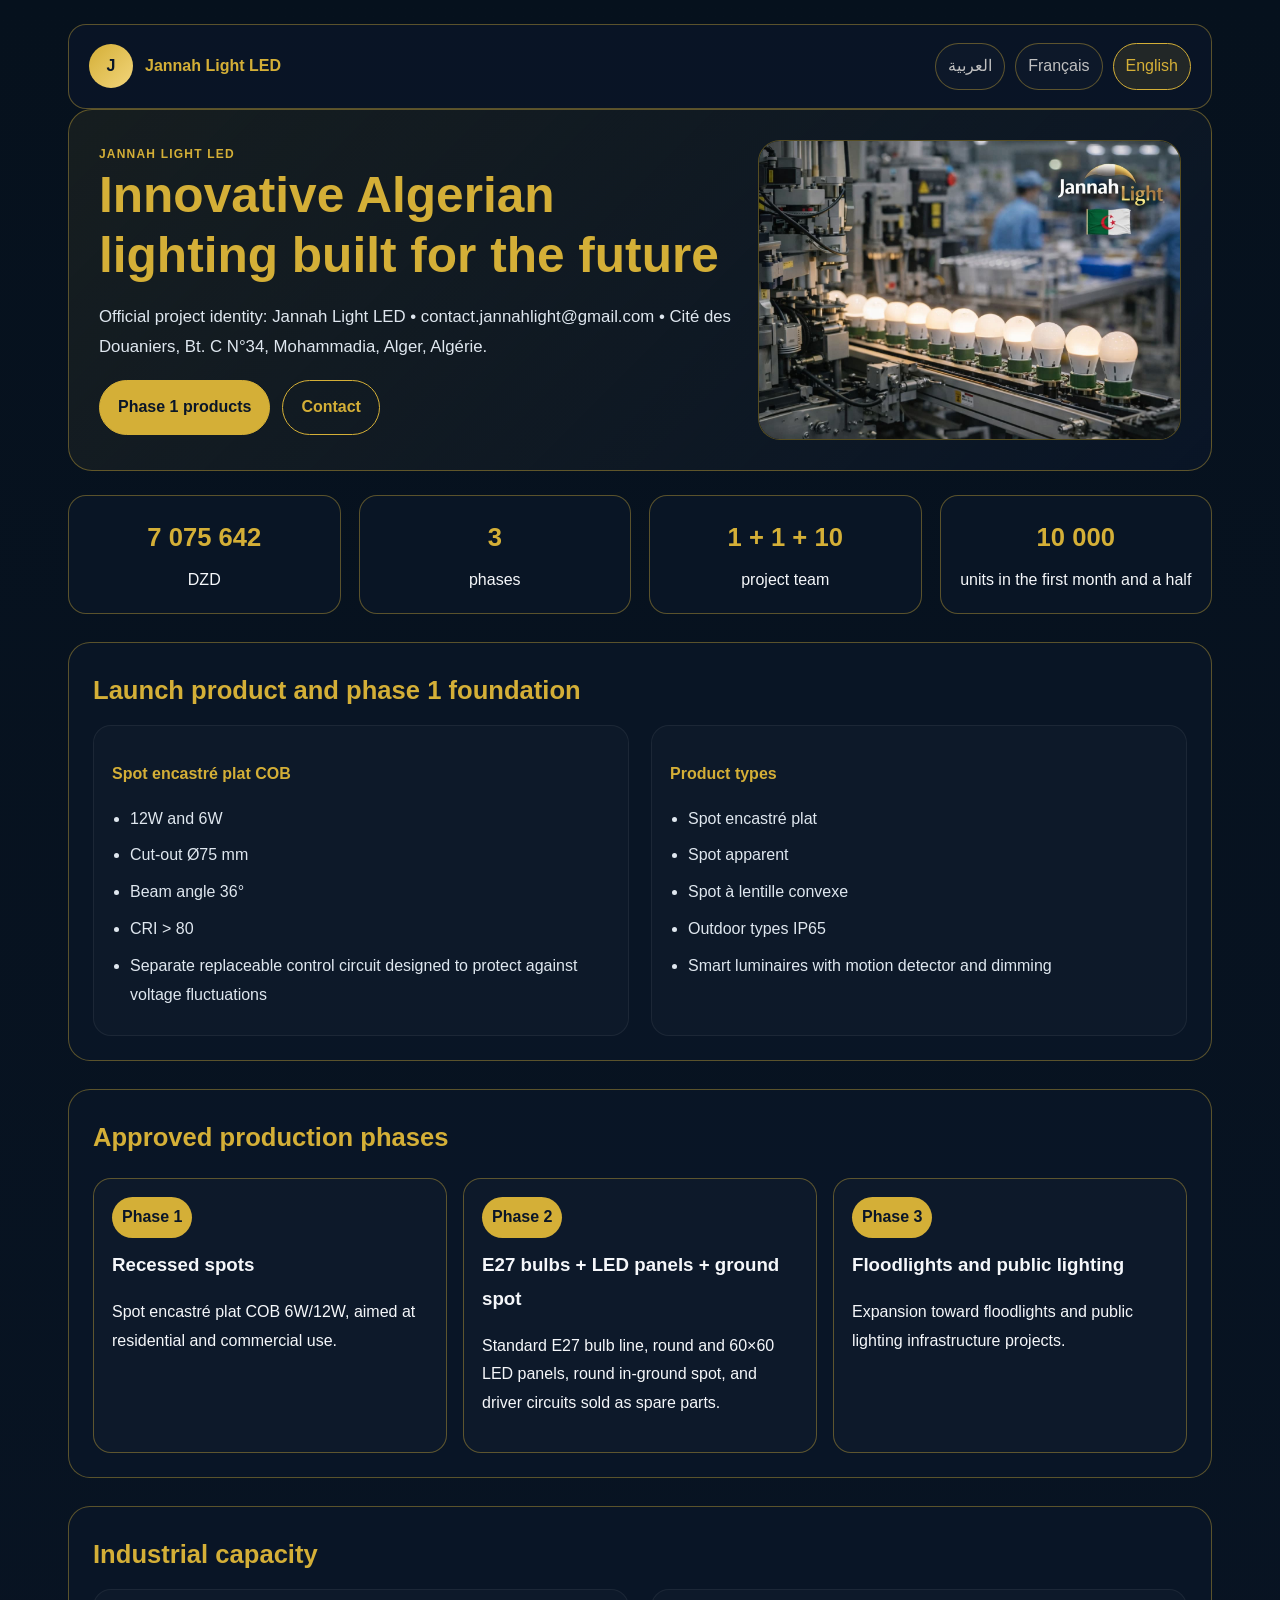
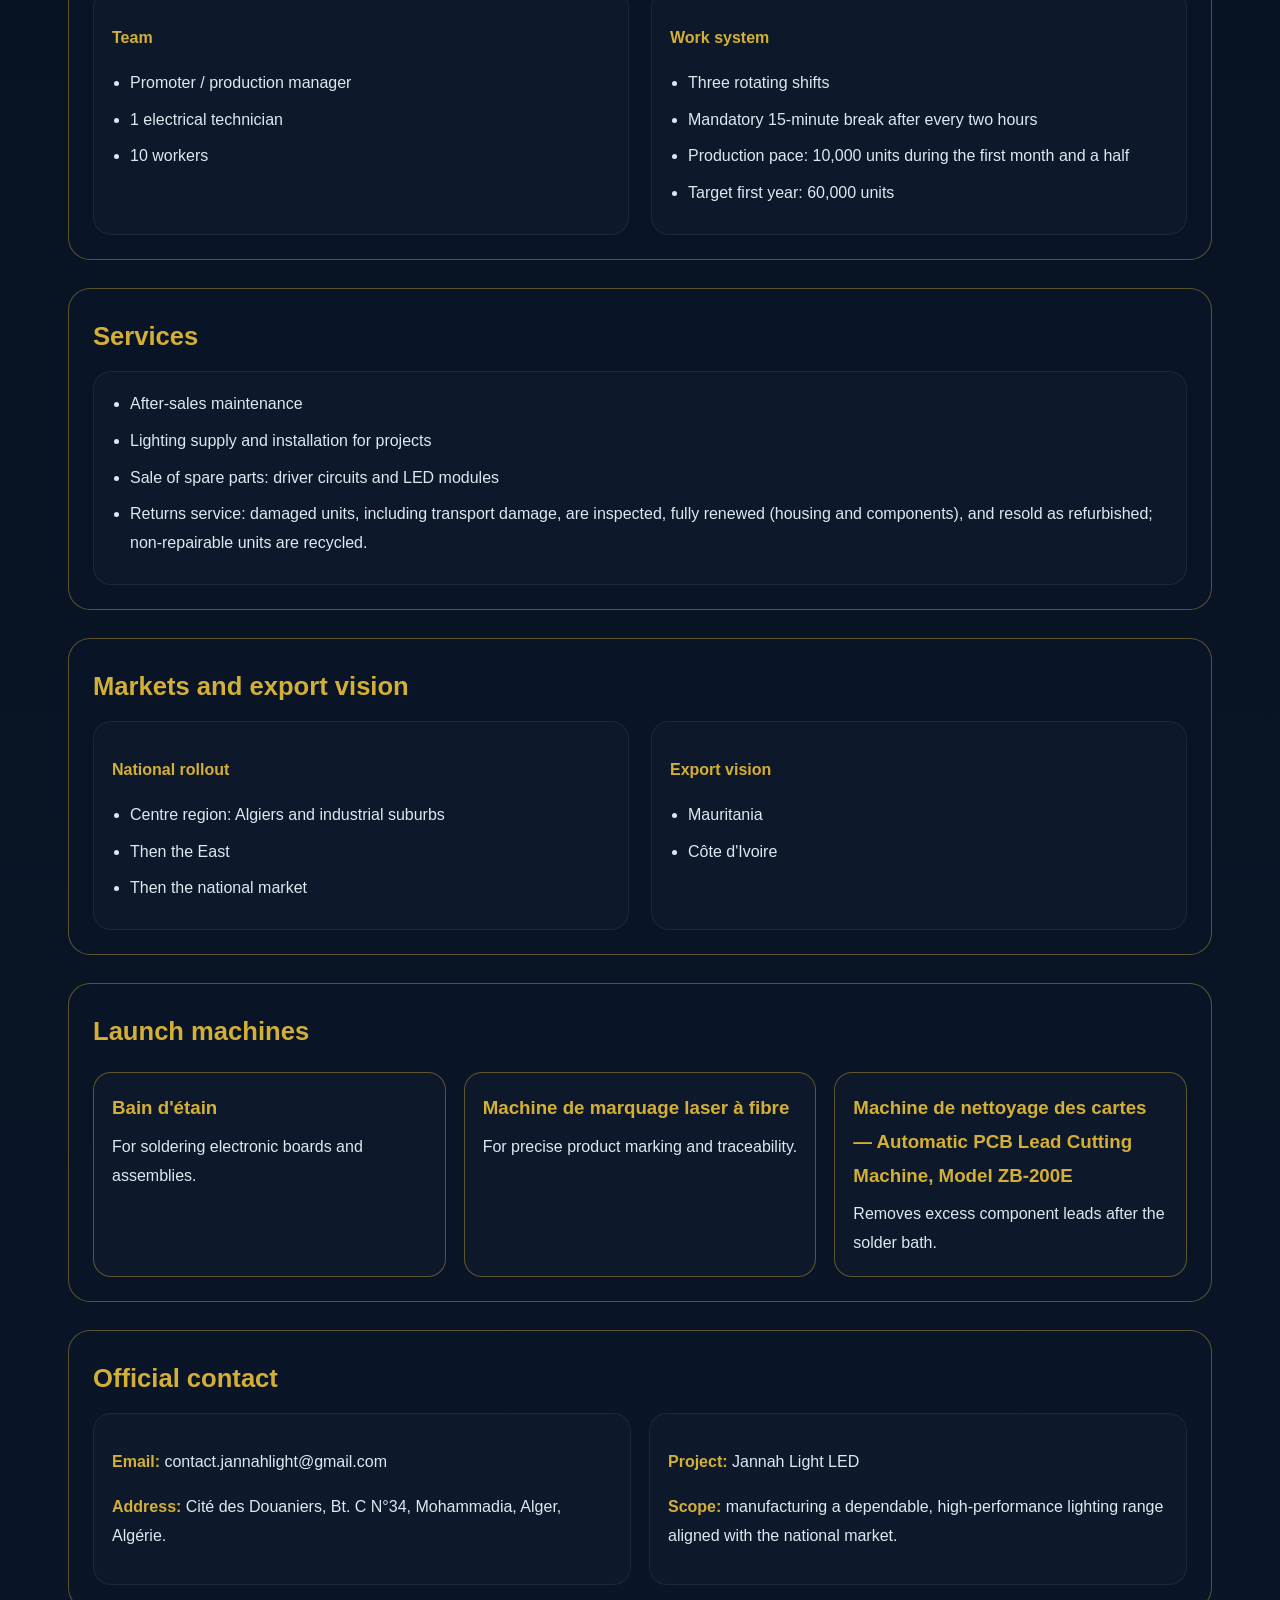
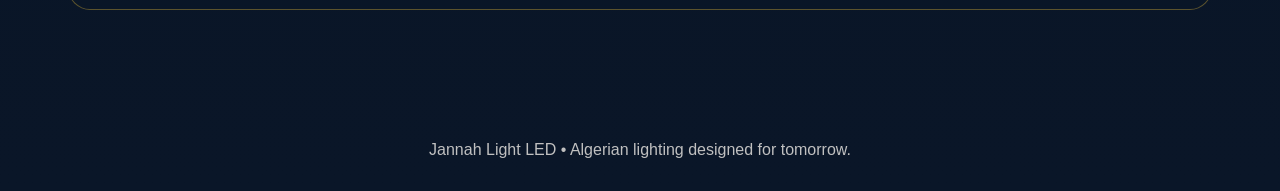
<file: machines.html>
<!DOCTYPE html>
<html lang="en" dir="ltr">
<head>
  <meta charset="UTF-8" />
  <meta name="viewport" content="width=device-width, initial-scale=1.0" />
  <title>Jannah Light LED | Smart Lighting</title>
  <style>
    :root {
      --gold: #D4AF37;
      --navy: #0A1628;
      --silver: #C0C0C0;
      --bg: #071421;
      --card: rgba(10, 22, 40, 0.82);
      --muted: #dfe7ef;
      --soft: #aab8c7;
      --line: rgba(212,175,55,0.4);
    }
    * { box-sizing: border-box; }
    body { margin: 0; font-family: Arial, sans-serif; background: linear-gradient(180deg, #06111d 0%, #0A1628 100%); color: #f5f7fa; line-height: 1.8; }
    a { color: inherit; }
    .container { max-width: 1180px; margin: 0 auto; padding: 24px 18px 80px; }
    .topbar { display: flex; justify-content: space-between; align-items: center; gap: 16px; flex-wrap: wrap; padding: 18px 20px; border: 1px solid var(--line); border-radius: 18px; background: rgba(10, 22, 40, 0.8); }
    .brand { display: flex; align-items: center; gap: 12px; font-weight: 700; color: var(--gold); }
    .brand-mark { width: 44px; height: 44px; border-radius: 50%; display: grid; place-items: center; background: linear-gradient(135deg, var(--gold), #f2d57b); color: var(--navy); font-weight: 900; }
    .lang { display: flex; flex-wrap: wrap; gap: 10px; }
    .lang a { text-decoration: none; padding: 8px 12px; border-radius: 999px; border: 1px solid var(--line); color: var(--silver); background: rgba(255,255,255,0.02); }
    .lang a.active, .lang a:hover { background: rgba(212,175,55,0.12); color: var(--gold); border-color: var(--gold); }
    .hero { display: grid; grid-template-columns: 1.2fr 0.8fr; gap: 24px; align-items: center; background: linear-gradient(135deg, rgba(212,175,55,0.08), rgba(10,22,40,0.86)); border: 1px solid var(--line); border-radius: 24px; padding: 30px; }
    .hero img { width: 100%; border-radius: 22px; border: 1px solid var(--line); background: #020b12; object-fit: cover; min-height: 300px; }
    h1, h2, h3 { margin: 0 0 12px; }
    .eyebrow { color: var(--gold); letter-spacing: 0.1em; text-transform: uppercase; font-size: 12px; font-weight: bold; }
    h1 { font-size: clamp(2rem, 4vw, 3.1rem); line-height: 1.2; color: var(--gold); }
    .subtitle { color: var(--muted); font-size: 1.05rem; }
    .cta-row { display: flex; flex-wrap: wrap; gap: 12px; margin-top: 18px; }
    .button { display: inline-block; text-decoration: none; padding: 12px 18px; border-radius: 999px; font-weight: 700; border: 1px solid var(--gold); transition: 0.2s ease; }
    .button.primary { background: var(--gold); color: var(--navy); }
    .button.secondary { background: transparent; color: var(--gold); }
    .button:hover { transform: translateY(-1px); }
    .stats { display: grid; grid-template-columns: repeat(4, minmax(160px, 1fr)); gap: 18px; margin-top: 24px; }
    .stat { background: var(--card); border: 1px solid var(--line); border-radius: 18px; padding: 18px 16px; text-align: center; }
    .stat strong { display: block; font-size: 1.6rem; color: var(--gold); margin-bottom: 6px; }
    .section { margin-top: 28px; background: rgba(10, 22, 40, 0.82); border: 1px solid var(--line); border-radius: 22px; padding: 24px; }
    .section h2 { color: var(--gold); font-size: clamp(1.5rem, 2vw, 2rem); }
    .grid-2 { display: grid; grid-template-columns: 1fr 1fr; gap: 22px; }
    .card { background: rgba(255,255,255,0.02); border: 1px solid rgba(255,255,255,0.06); border-radius: 18px; padding: 18px; }
    ul { margin: 0; padding-left: 18px; color: var(--muted); }
    li { margin-bottom: 8px; }
    .phase { display: grid; grid-template-columns: repeat(3, minmax(200px, 1fr)); gap: 16px; margin-top: 18px; }
    .phase-item { background: rgba(255,255,255,0.02); border: 1px solid var(--line); border-radius: 18px; padding: 18px; }
    .phase-item .num { display: inline-block; background: var(--gold); color: var(--navy); font-weight: 800; border-radius: 999px; padding: 6px 10px; margin-bottom: 10px; }
    .machine-list { display: grid; grid-template-columns: repeat(3, minmax(210px, 1fr)); gap: 18px; margin-top: 18px; }
    .machine { background: rgba(255,255,255,0.02); border: 1px solid var(--line); border-radius: 18px; padding: 18px; }
    .machine h3 { color: var(--gold); margin-bottom: 8px; }
    .machine p { margin: 0; color: var(--muted); }
    .contact { display: grid; grid-template-columns: 1fr 1fr; gap: 18px; }
    .info { color: var(--muted); }
    .info strong { color: #fff; }
    .label { color: var(--gold); font-weight: bold; }
    footer { text-align: center; color: var(--silver); padding: 30px 10px 10px; }
    @media (max-width: 900px) { .hero, .grid-2, .contact, .machine-list, .phase, .stats { grid-template-columns: 1fr; } .hero { padding: 20px; } }
  </style>
</head>
<body>
  <div class="container">
    <div class="topbar">
      <div class="brand"><div class="brand-mark">J</div><span>Jannah Light LED</span></div>
      <div class="lang">
        <a href="index.html">العربية</a>
        <a href="index-fr.html">Français</a>
        <a href="index-en.html" class="active">English</a>
      </div>
    </div>

    <section class="hero">
      <div>
        <div class="eyebrow">Jannah Light LED</div>
        <h1>Innovative Algerian lighting built for the future</h1>
        <p class="subtitle">Official project identity: Jannah Light LED • contact.jannahlight@gmail.com • Cité des Douaniers, Bt. C N°34, Mohammadia, Alger, Algérie.</p>
        <div class="cta-row">
          <a href="#products" class="button primary">Phase 1 products</a>
          <a href="#contact" class="button secondary">Contact</a>
        </div>
      </div>
      <img src="workshop.jpg" alt="Jannah Light LED" />
    </section>

    <div class="stats">
      <div class="stat"><strong>7 075 642</strong><span>DZD</span></div>
      <div class="stat"><strong>3</strong><span>phases</span></div>
      <div class="stat"><strong>1 + 1 + 10</strong><span>project team</span></div>
      <div class="stat"><strong>10 000</strong><span>units in the first month and a half</span></div>
    </div>

    <section class="section" id="products">
      <h2>Launch product and phase 1 foundation</h2>
      <div class="grid-2">
        <div class="card">
          <p class="label">Spot encastré plat COB</p>
          <ul>
            <li>12W and 6W</li>
            <li>Cut-out Ø75 mm</li>
            <li>Beam angle 36°</li>
            <li>CRI &gt; 80</li>
            <li>Separate replaceable control circuit designed to protect against voltage fluctuations</li>
          </ul>
        </div>
        <div class="card">
          <p class="label">Product types</p>
          <ul>
            <li>Spot encastré plat</li>
            <li>Spot apparent</li>
            <li>Spot à lentille convexe</li>
            <li>Outdoor types IP65</li>
            <li>Smart luminaires with motion detector and dimming</li>
          </ul>
        </div>
      </div>
    </section>

    <section class="section">
      <h2>Approved production phases</h2>
      <div class="phase">
        <div class="phase-item"><div class="num">Phase 1</div><h3>Recessed spots</h3><p>Spot encastré plat COB 6W/12W, aimed at residential and commercial use.</p></div>
        <div class="phase-item"><div class="num">Phase 2</div><h3>E27 bulbs + LED panels + ground spot</h3><p>Standard E27 bulb line, round and 60×60 LED panels, round in-ground spot, and driver circuits sold as spare parts.</p></div>
        <div class="phase-item"><div class="num">Phase 3</div><h3>Floodlights and public lighting</h3><p>Expansion toward floodlights and public lighting infrastructure projects.</p></div>
      </div>
    </section>

    <section class="section">
      <h2>Industrial capacity</h2>
      <div class="grid-2">
        <div class="card"><p class="label">Team</p><ul><li>Promoter / production manager</li><li>1 electrical technician</li><li>10 workers</li></ul></div>
        <div class="card"><p class="label">Work system</p><ul><li>Three rotating shifts</li><li>Mandatory 15-minute break after every two hours</li><li>Production pace: 10,000 units during the first month and a half</li><li>Target first year: 60,000 units</li></ul></div>
      </div>
    </section>

    <section class="section">
      <h2>Services</h2>
      <div class="card">
        <ul>
          <li>After-sales maintenance</li>
          <li>Lighting supply and installation for projects</li>
          <li>Sale of spare parts: driver circuits and LED modules</li>
          <li>Returns service: damaged units, including transport damage, are inspected, fully renewed (housing and components), and resold as refurbished; non-repairable units are recycled.</li>
        </ul>
      </div>
    </section>

    <section class="section">
      <h2>Markets and export vision</h2>
      <div class="grid-2">
        <div class="card"><p class="label">National rollout</p><ul><li>Centre region: Algiers and industrial suburbs</li><li>Then the East</li><li>Then the national market</li></ul></div>
        <div class="card"><p class="label">Export vision</p><ul><li>Mauritania</li><li>Côte d'Ivoire</li></ul></div>
      </div>
    </section>

    <section class="section">
      <h2>Launch machines</h2>
      <div class="machine-list">
        <div class="machine"><h3>Bain d'étain</h3><p>For soldering electronic boards and assemblies.</p></div>
        <div class="machine"><h3>Machine de marquage laser à fibre</h3><p>For precise product marking and traceability.</p></div>
        <div class="machine"><h3>Machine de nettoyage des cartes — Automatic PCB Lead Cutting Machine, Model ZB-200E</h3><p>Removes excess component leads after the solder bath.</p></div>
      </div>
    </section>

    <section class="section" id="contact">
      <h2>Official contact</h2>
      <div class="contact">
        <div class="card info"><p><span class="label">Email:</span> contact.jannahlight@gmail.com</p><p><span class="label">Address:</span> Cité des Douaniers, Bt. C N°34, Mohammadia, Alger, Algérie.</p></div>
        <div class="card info"><p><span class="label">Project:</span> Jannah Light LED</p><p><span class="label">Scope:</span> manufacturing a dependable, high-performance lighting range aligned with the national market.</p></div>
      </div>
    </section>
  </div>

  <footer>
    <p>Jannah Light LED • Algerian lighting designed for tomorrow.</p>
  </footer>
</body>
</html>
</file>
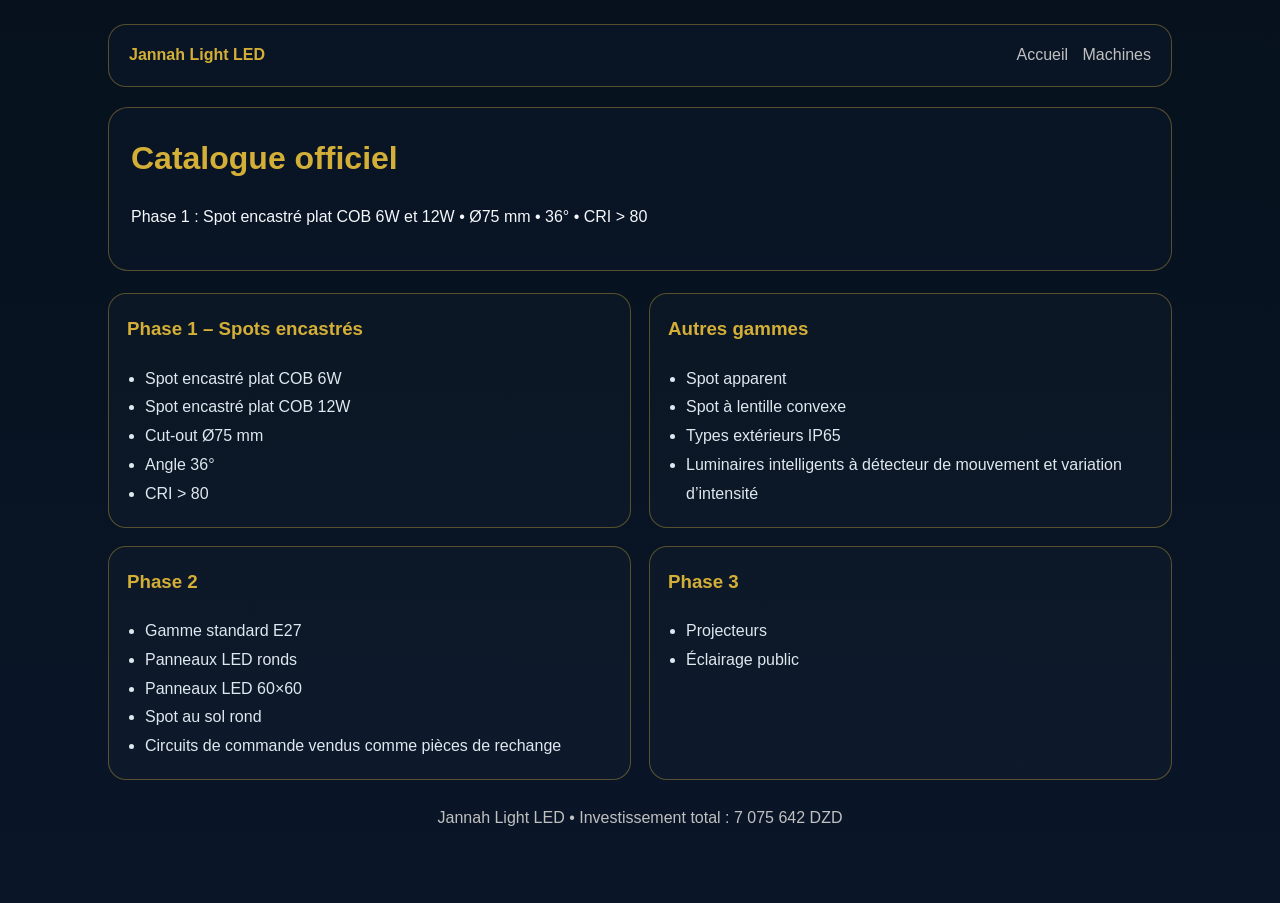
<file: operational_guide.html>
<!DOCTYPE html>
<html lang="fr" dir="ltr">
<head>
  <meta charset="UTF-8" />
  <meta name="viewport" content="width=device-width, initial-scale=1.0" />
  <title>Jannah Light LED | Catalogue</title>
  <style>
    :root { --gold: #D4AF37; --navy: #0A1628; --silver: #C0C0C0; --bg: #071421; --card: rgba(10, 22, 40, 0.82); --muted: #dfe7ef; --line: rgba(212,175,55,0.38); }
    * { box-sizing: border-box; }
    body { margin: 0; font-family: Arial, sans-serif; background: linear-gradient(180deg, #06111d 0%, #0A1628 100%); color: #f5f7fa; line-height: 1.8; }
    .container { max-width: 1100px; margin: 0 auto; padding: 24px 18px 70px; }
    .header { display: flex; justify-content: space-between; align-items: center; flex-wrap: wrap; gap: 12px; margin-bottom: 20px; padding: 16px 20px; border: 1px solid var(--line); border-radius: 18px; background: rgba(10, 22, 40, 0.82); }
    .brand { color: var(--gold); font-weight: 700; }
    .nav a { color: var(--silver); text-decoration: none; margin-left: 10px; }
    .hero { padding: 22px; border: 1px solid var(--line); border-radius: 20px; background: rgba(10, 22, 40, 0.82); }
    h1 { margin: 0 0 8px; color: var(--gold); }
    .grid { display: grid; grid-template-columns: repeat(2, minmax(220px, 1fr)); gap: 18px; margin-top: 22px; }
    .card { background: rgba(255,255,255,0.02); border: 1px solid var(--line); border-radius: 18px; padding: 18px; }
    .card h3 { margin-top: 0; color: var(--gold); }
    ul { margin: 0; padding-left: 18px; color: var(--muted); }
    .footer { text-align: center; color: var(--silver); padding-top: 24px; }
    @media (max-width: 700px) { .grid { grid-template-columns: 1fr; } }
  </style>
</head>
<body>
  <div class="container">
    <div class="header">
      <div class="brand">Jannah Light LED</div>
      <div class="nav"><a href="index.html">Accueil</a> <a href="machines.html">Machines</a></div>
    </div>

    <div class="hero">
      <h1>Catalogue officiel</h1>
      <p>Phase 1 : Spot encastré plat COB 6W et 12W • Ø75 mm • 36° • CRI &gt; 80</p>
    </div>

    <div class="grid">
      <div class="card">
        <h3>Phase 1 – Spots encastrés</h3>
        <ul>
          <li>Spot encastré plat COB 6W</li>
          <li>Spot encastré plat COB 12W</li>
          <li>Cut-out Ø75 mm</li>
          <li>Angle 36°</li>
          <li>CRI &gt; 80</li>
        </ul>
      </div>
      <div class="card">
        <h3>Autres gammes</h3>
        <ul>
          <li>Spot apparent</li>
          <li>Spot à lentille convexe</li>
          <li>Types extérieurs IP65</li>
          <li>Luminaires intelligents à détecteur de mouvement et variation d’intensité</li>
        </ul>
      </div>
      <div class="card">
        <h3>Phase 2</h3>
        <ul>
          <li>Gamme standard E27</li>
          <li>Panneaux LED ronds</li>
          <li>Panneaux LED 60×60</li>
          <li>Spot au sol rond</li>
          <li>Circuits de commande vendus comme pièces de rechange</li>
        </ul>
      </div>
      <div class="card">
        <h3>Phase 3</h3>
        <ul>
          <li>Projecteurs</li>
          <li>Éclairage public</li>
        </ul>
      </div>
    </div>

    <div class="footer">Jannah Light LED • Investissement total : 7 075 642 DZD</div>
  </div>
</body>
</html>
</file>
